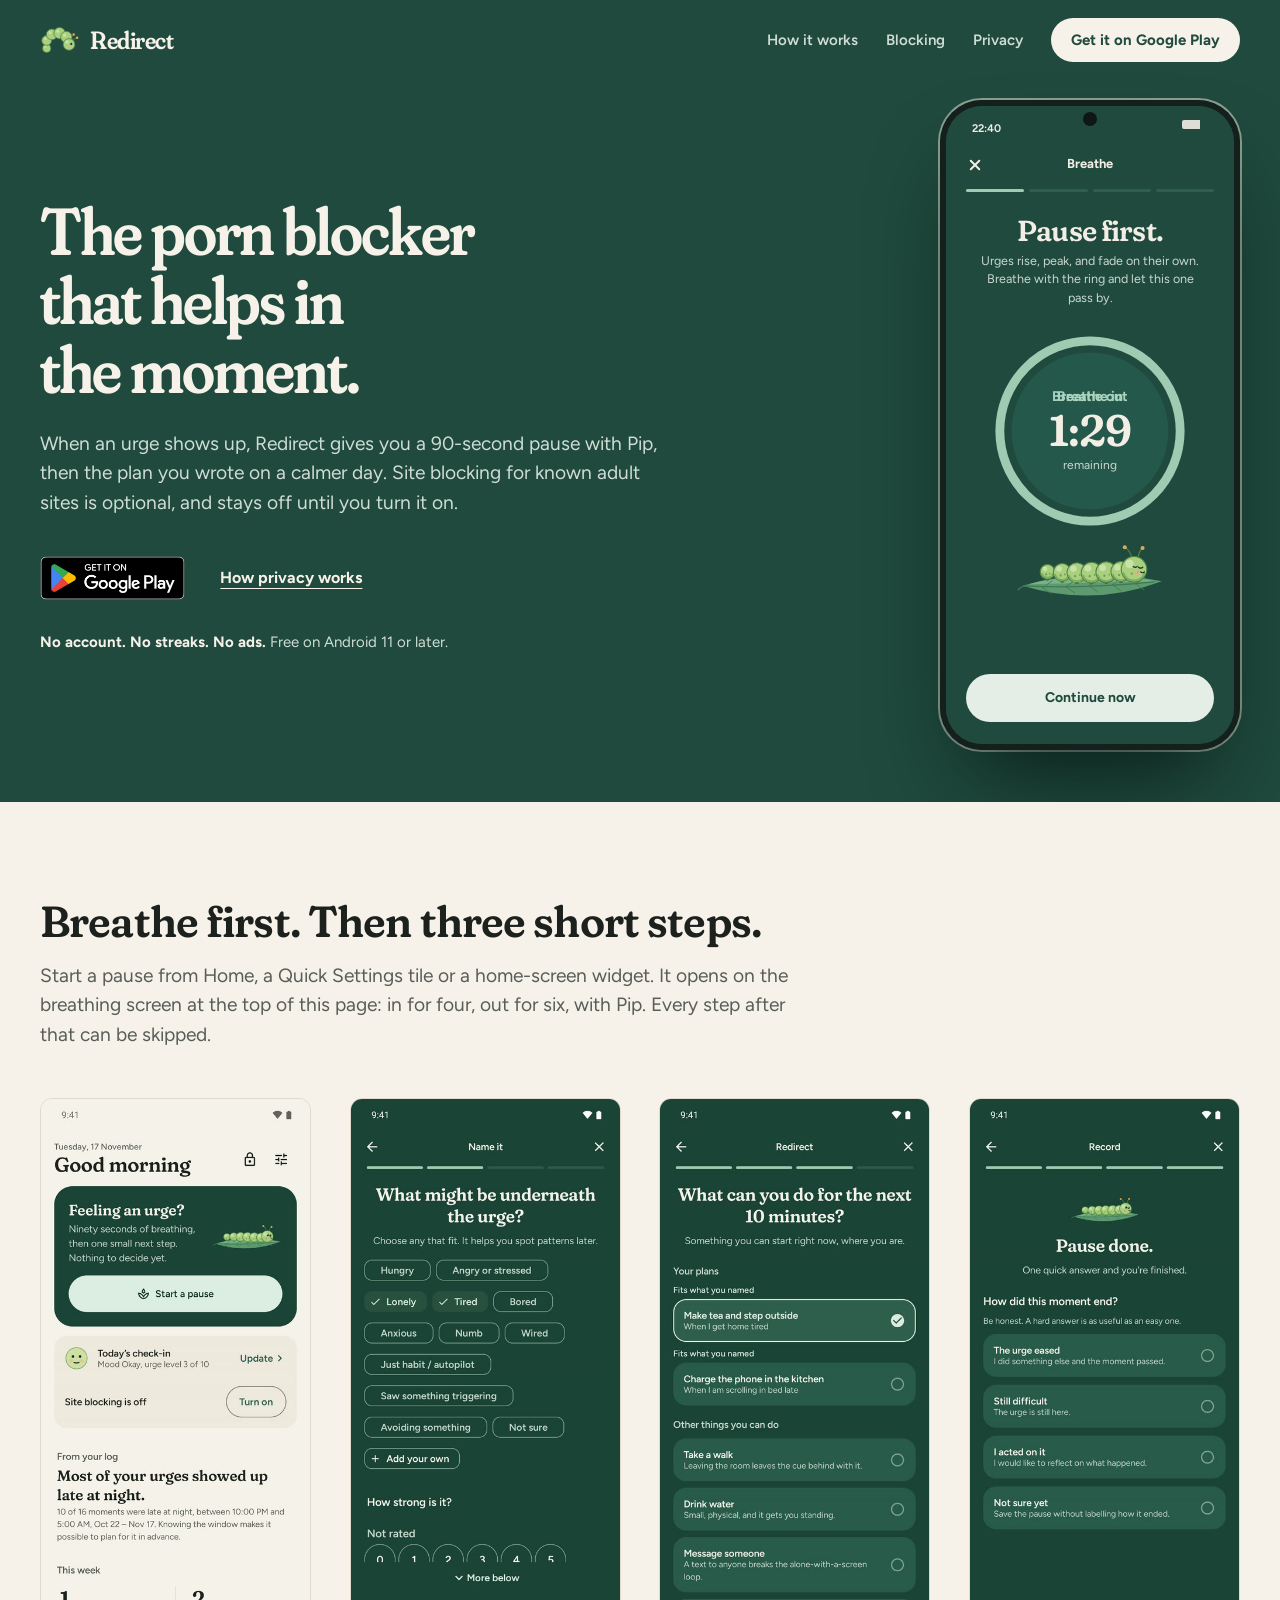
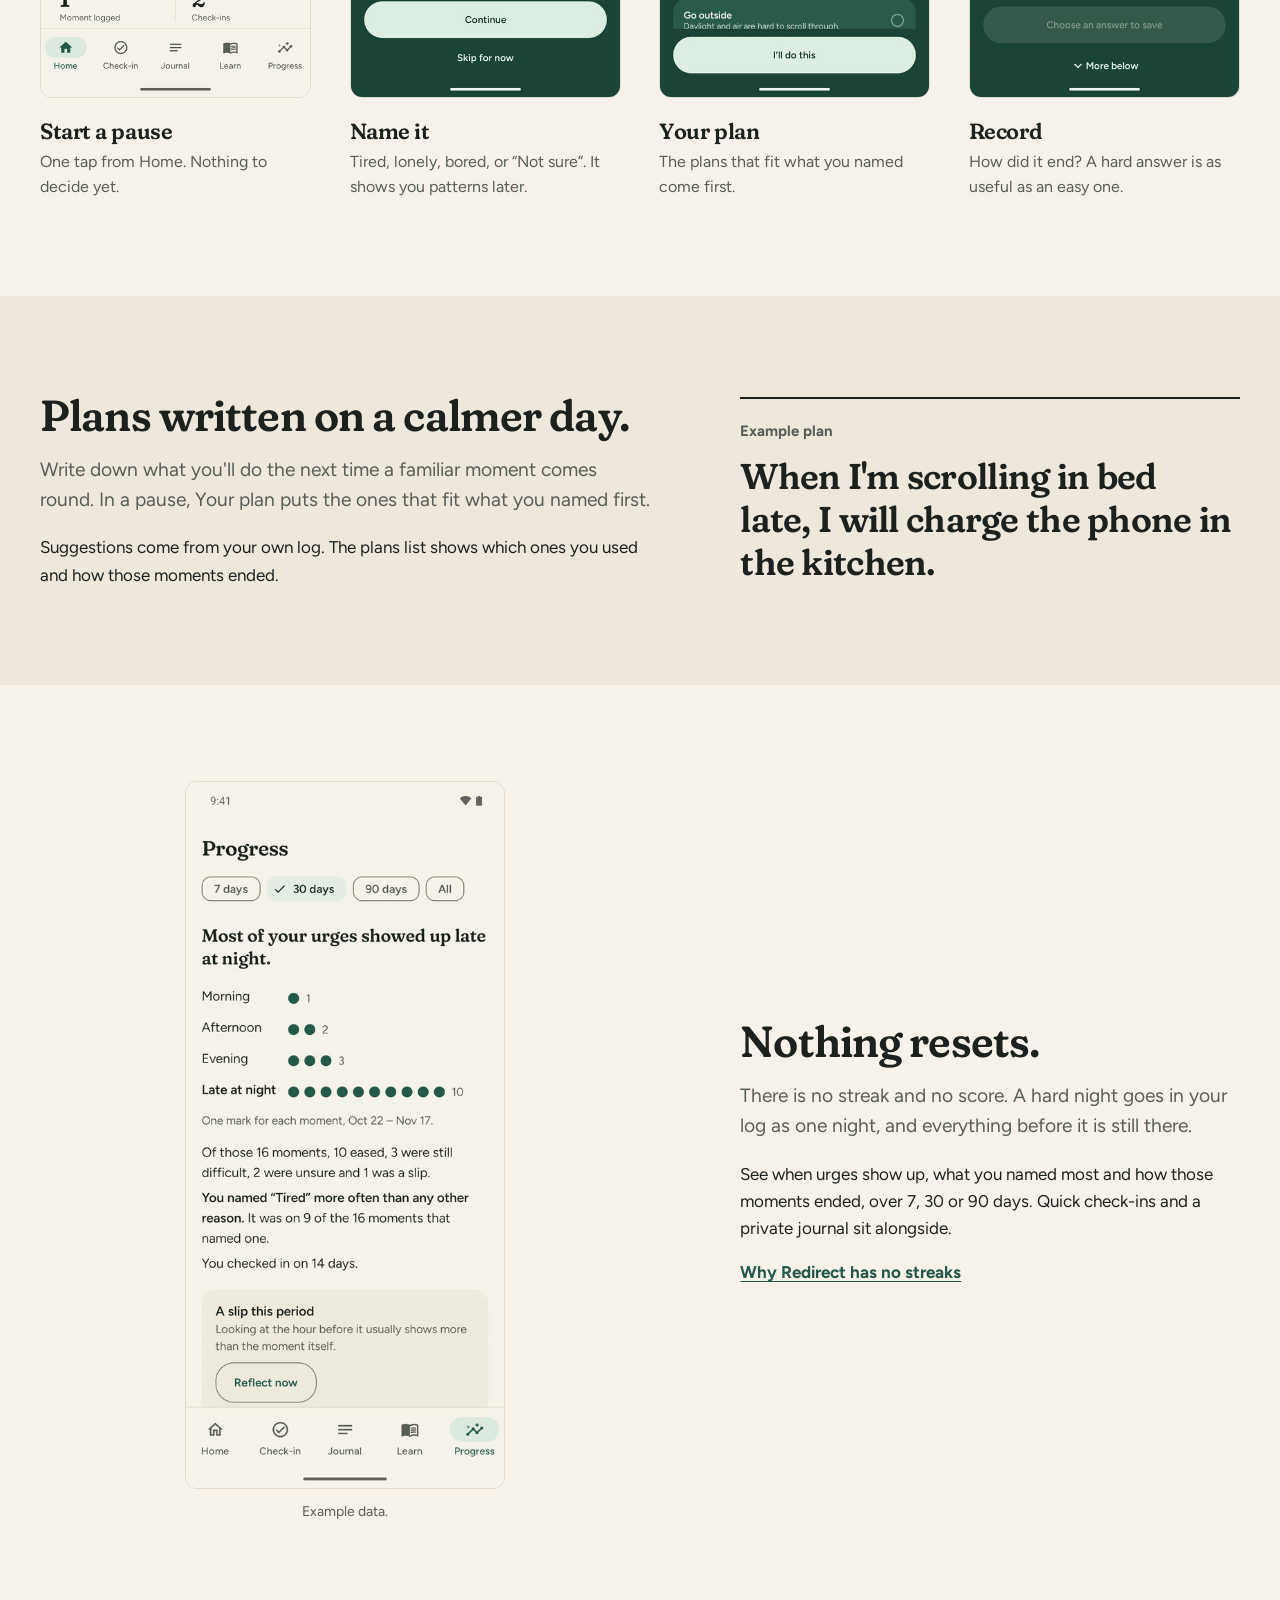
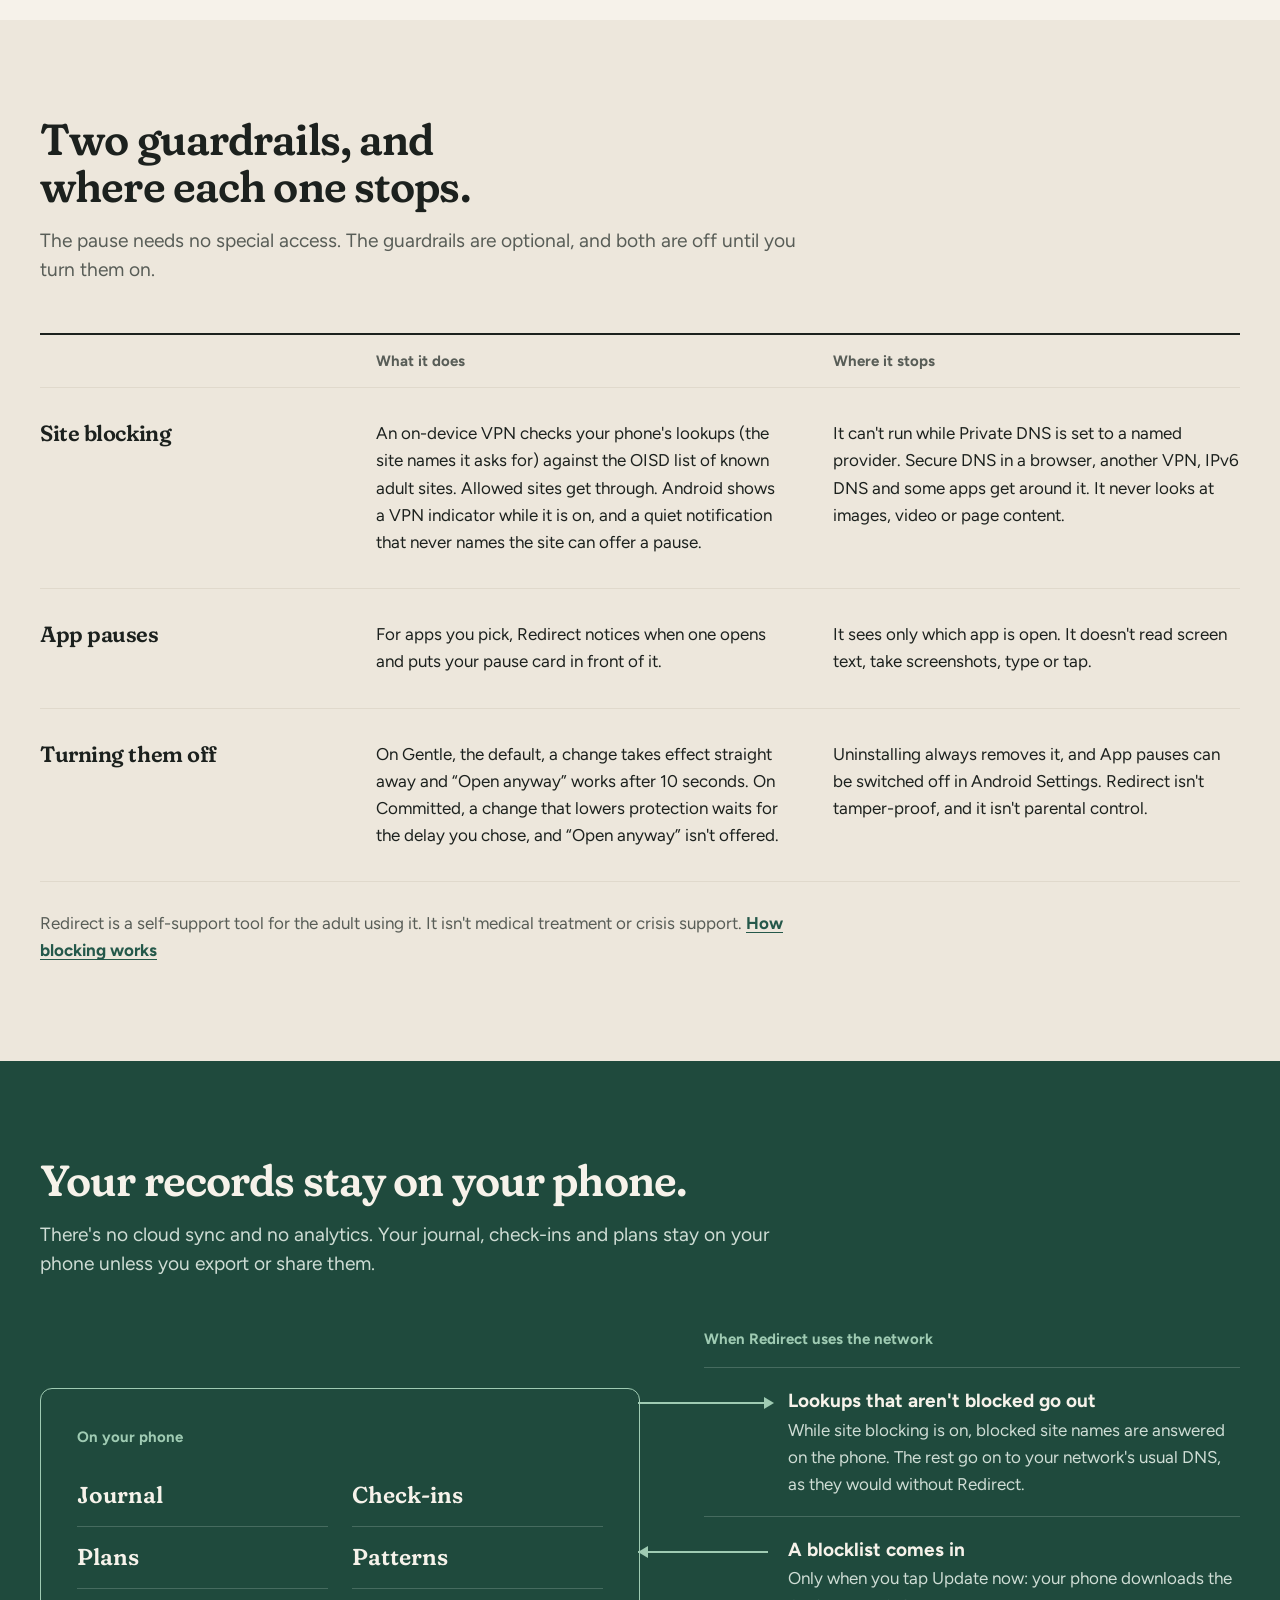
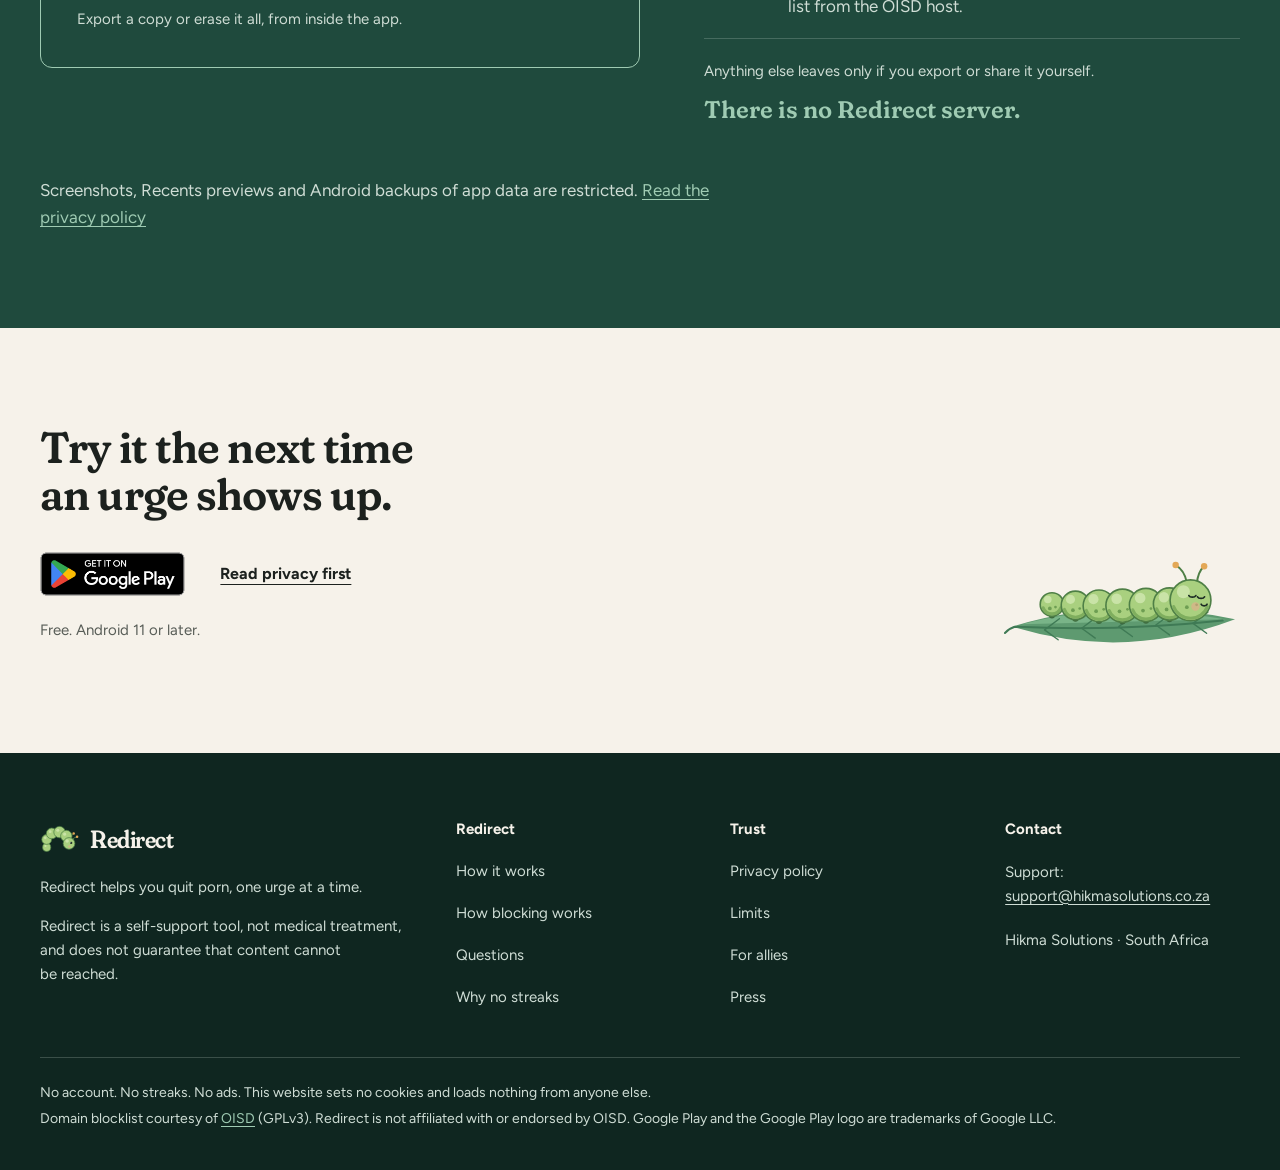
<file: index.html>
<!doctype html>
<html lang="en">
<head>
  <meta charset="utf-8">
  <meta name="viewport" content="width=device-width, initial-scale=1">
  <title>Redirect: the porn blocker that helps in the moment</title>
  <meta name="description" content="Redirect helps you quit porn, one urge at a time. It blocks known adult sites on your Android phone, and gives you a 90-second pause when an urge shows up anyway. No account. No streaks. No ads.">
  <meta name="theme-color" content="#1F4A3D" media="(prefers-color-scheme: light)">
  <meta name="theme-color" content="#1F4A3D" media="(prefers-color-scheme: dark)">
  <meta name="color-scheme" content="light dark">
  <link rel="canonical" href="https://redirect.hikmasolutions.co.za/">
  <link rel="icon" href="favicon.svg" type="image/svg+xml">
  <link rel="icon" href="favicon-32.png" sizes="32x32" type="image/png">
  <link rel="apple-touch-icon" href="apple-touch-icon.png">
  <meta property="og:type" content="website">
  <meta property="og:site_name" content="Redirect">
  <meta property="og:title" content="Redirect: the blocker that helps in the moment">
  <meta property="og:description" content="An Android app that blocks known adult sites on your phone, and gives you a 90-second pause when an urge shows up anyway. No account. No streaks. No ads.">
  <meta property="og:url" content="https://redirect.hikmasolutions.co.za/">
  <meta property="og:image" content="https://redirect.hikmasolutions.co.za/og.png">
  <meta property="og:image:width" content="1200">
  <meta property="og:image:height" content="630">
  <meta property="og:image:alt" content="The Redirect logo and name on a pine-green background, with the words: A calm pause, when it matters.">
  <meta name="twitter:card" content="summary_large_image">
  <meta name="twitter:title" content="Redirect: the blocker that helps in the moment">
  <meta name="twitter:description" content="An Android app that blocks known adult sites on your phone, and gives you a 90-second pause when an urge shows up anyway. No account. No streaks. No ads.">
  <meta name="twitter:image" content="https://redirect.hikmasolutions.co.za/og.png">
  <link rel="stylesheet" href="site.css">
  <script src="site.js"></script>
  <script type="application/ld+json">
  {
    "@context": "https://schema.org",
    "@type": "SoftwareApplication",
    "name": "Redirect",
    "url": "https://redirect.hikmasolutions.co.za/",
    "downloadUrl": "https://play.google.com/store/apps/details?id=com.redirect.app",
    "installUrl": "https://play.google.com/store/apps/details?id=com.redirect.app",
    "image": "https://redirect.hikmasolutions.co.za/og.png",
    "description": "A private porn blocker for Android that also helps in the moment: optional on-device blocking of known adult sites, a 90-second guided pause, and your own plans. No account, and Redirect never sends your records anywhere unless you export or share them.",
    "applicationCategory": "LifestyleApplication",
    "operatingSystem": "Android 11 or later",
    "isAccessibleForFree": true,
    "offers": { "@type": "Offer", "price": "0", "priceCurrency": "USD" },
    "publisher": { "@type": "Organization", "name": "Hikma Solutions", "url": "https://redirect.hikmasolutions.co.za/" }
  }
  </script>
</head>
<body>
  <a class="skip-link" href="#main">Skip to main content</a>
  <div class="top hero" id="top">
    <header class="site-header">
      <div class="shell">
        <a class="brand" href="#top"><svg class="pip-mark" viewBox="18 24 72 54" aria-hidden="true" focusable="false"><g transform="translate(-4.5,-6) translate(54,54) scale(1.22) translate(-54,-54)"><g class="pm-body"><path fill="none" stroke="#4E7F46" stroke-width="1.4" stroke-linecap="round" d="M72.5,55.2 Q74,51 77.5,48.6 M76,56.6 Q79,54 82.4,53.4"/><path fill="#E3A857" d="M76,48.3a1.9,1.9 0 1,0 3.8,0a1.9,1.9 0 1,0 -3.8,0ZM81,53.2a1.9,1.9 0 1,0 3.8,0a1.9,1.9 0 1,0 -3.8,0Z"/><g fill="#A9D07F" stroke="#4E7F46" stroke-width="1.1"><circle cx="38.03" cy="68.81" r="6"/><circle cx="38.03" cy="57.19" r="7.2"/><circle cx="45.5" cy="48.28" r="7.92"/><circle cx="56.95" cy="46.26" r="8.4"/><circle cx="67.02" cy="52.07" r="8.4"/><circle cx="71" cy="63" r="8.6"/></g><g fill="#E4F2C8" fill-opacity=".55"><circle cx="36.28" cy="66.81" r="1.6"/><circle cx="35.93" cy="54.79" r="1.92"/><circle cx="43.19" cy="45.64" r="2.11"/><circle cx="54.5" cy="43.46" r="2.24"/><circle cx="64.57" cy="49.27" r="2.24"/><circle cx="68.2" cy="59.4" r="2.6"/></g><circle cx="71.6" cy="67.4" r="1.9" fill="#F2A58E" fill-opacity=".53"/><circle cx="74.2" cy="62.2" r="1.7" fill="#1C2B24"/><circle cx="73.6" cy="61.5" r=".55" fill="#fff"/></g></g></svg><span>Redirect</span></a>
        <nav class="nav" aria-label="Main">
          <a class="nav-text" href="#pause">How it works</a>
          <a class="nav-text" href="how-blocking-works.html">Blocking</a>
          <a class="nav-text" href="privacy.html">Privacy</a>
          <a class="nav-cta" href="https://play.google.com/store/apps/details?id=com.redirect.app" rel="noopener" data-play-link><span data-play-label>Get it on Google Play</span></a>
          <details class="menu">
            <summary>Menu</summary>
            <div class="menu-panel">
              <a href="#pause">How it works</a>
              <a href="how-blocking-works.html">How blocking works</a>
              <a href="privacy.html">Privacy</a>
              <a href="faq.html">Questions</a>
              <a href="for-allies.html">For allies</a>
              <a href="why-no-streaks.html">Why no streaks</a>
              <a href="press.html">Press</a>
              <a class="menu-cta" href="https://play.google.com/store/apps/details?id=com.redirect.app" rel="noopener" data-play-link><span data-play-label>Get it on Google Play</span></a>
            </div>
          </details>
        </nav>
      </div>
    </header>
    <div class="shell hero-grid">
      <div class="hero-copy">
        <h1>The porn blocker that helps in the moment.</h1>
        <p class="lede">When an urge shows up, Redirect gives you a 90-second pause with Pip, then the plan you wrote on a calmer day. Site blocking for known adult sites is optional, and stays off until you turn it on.</p>
        <div class="actions">
          <a class="play-badge" href="https://play.google.com/store/apps/details?id=com.redirect.app" rel="noopener" data-play-link data-play-state="live"><img src="img/google-play-badge.png" width="646" height="250" alt="Get it on Google Play"></a>
          <a class="btn btn-primary" href="https://play.google.com/store/apps/details?id=com.redirect.app" rel="noopener" data-play-link data-play-state="soon preregister" hidden><span data-play-label>Get it on Google Play</span></a>
          <a class="btn btn-quiet" href="#privacy">How privacy works</a>
        </div>
        <p class="hero-note"><strong>No account. No streaks. No ads.</strong> Free on Android 11 or later.</p>
      </div>

      <div class="phone-wrap">
        <div class="device" role="img" aria-label="The Redirect Breathe screen. Pause first: a ring breathes in for four seconds and out for six while ninety seconds count down, and Pip, the caterpillar, rises and settles with it.">
          <div class="bs" aria-hidden="true">
            <div class="bs-status"><span>22:40</span><i></i></div>
            <div class="bs-top">Breathe</div>
            <div class="bs-bars"><span></span><span></span><span></span><span></span></div>
            <p class="bs-title">Pause first.</p>
            <p class="bs-sub">Urges rise, peak, and fade on their own. Breathe with the ring and let this one pass by.</p>
            <div class="ring">
              <svg viewBox="0 0 200 200" focusable="false">
                <g class="ring-breath">
                  <circle cx="100" cy="100" r="92" fill="none" stroke="#2D5E4F" stroke-width="9"/>
                  <circle class="ring-progress" cx="100" cy="100" r="92" fill="none" stroke="#9FCBB3" stroke-width="9" stroke-linecap="round" stroke-dasharray="578 578" transform="rotate(-90 100 100)"/>
                </g>
                <circle class="ring-disc" cx="100" cy="100" r="80" fill="#24584A"/>
              </svg>
              <div class="ring-label">
                <div class="ring-cue"><span class="cue-in">Breathe in</span><span class="cue-out">Breathe out</span></div>
                <div class="ring-time" data-breath-timer>0:37</div>
                <div class="ring-rem">remaining</div>
              </div>
            </div>
            <svg class="bs-pip" viewBox="4 34 194 82" focusable="false"><g class="pip-leaf"><path d="M14 92Q96 66 194 86Q104 120 14 92Z" fill="#5E9A70"/><path d="M22 90Q96 70 186 86Q100 88 22 90Z" fill="#79B488"/><path d="M8 97Q12 93 16 92Q100 96 184 87" fill="none" stroke="#3F7A55" stroke-width="1.6" stroke-linecap="round"/><path d="M40 94.5l12 -9M40 94.5l11 8" stroke="#3F7A55" stroke-width="1.1" stroke-linecap="round"/><path d="M70 93.2l12 -9M70 93.2l11 8" stroke="#3F7A55" stroke-width="1.1" stroke-linecap="round"/><path d="M100 91.9l12 -9M100 91.9l11 8" stroke="#3F7A55" stroke-width="1.1" stroke-linecap="round"/><path d="M130 90.6l12 -9M130 90.6l11 8" stroke="#3F7A55" stroke-width="1.1" stroke-linecap="round"/><path d="M160 89.3l12 -9M160 89.3l11 8" stroke="#3F7A55" stroke-width="1.1" stroke-linecap="round"/></g><g class="pip-body"><g class="pip-seg"><ellipse cx="46" cy="83.3" rx="2.4" ry="2" fill="#3E6B3F"/><circle cx="46" cy="74" r="9.5" fill="#A9D07F"/><path d="M53.05 76.57A7.5 7.5 0 0 1 38.95 76.57" fill="none" stroke="#7FAE5E" stroke-width="2.4" stroke-linecap="round"/><circle cx="42.67" cy="70.01" r="3.04" fill="#E4F2C8" fill-opacity=".55"/><circle cx="44.29" cy="77.23" r="1.5" fill="#6E9E53"/><circle cx="48.85" cy="76.09" r="1.1" fill="#6E9E53"/><circle cx="46" cy="74" r="9.5" fill="none" stroke="#4E7F46" stroke-width="1.3"/></g><g class="pip-seg"><ellipse cx="65" cy="86.01" rx="2.4" ry="2" fill="#3E6B3F"/><circle cx="65" cy="74.71" r="11.5" fill="#A9D07F"/><path d="M73.93 77.96A9.5 9.5 0 0 1 56.07 77.96" fill="none" stroke="#7FAE5E" stroke-width="2.4" stroke-linecap="round"/><circle cx="60.98" cy="69.88" r="3.68" fill="#E4F2C8" fill-opacity=".55"/><circle cx="62.93" cy="78.62" r="1.5" fill="#6E9E53"/><circle cx="68.45" cy="77.24" r="1.1" fill="#6E9E53"/><circle cx="65" cy="74.71" r="11.5" fill="none" stroke="#4E7F46" stroke-width="1.3"/></g><g class="pip-seg"><ellipse cx="84" cy="87.68" rx="2.4" ry="2" fill="#3E6B3F"/><circle cx="84" cy="75.08" r="12.8" fill="#A9D07F"/><path d="M94.15 78.78A10.8 10.8 0 0 1 73.85 78.78" fill="none" stroke="#7FAE5E" stroke-width="2.4" stroke-linecap="round"/><circle cx="79.52" cy="69.71" r="4.1" fill="#E4F2C8" fill-opacity=".55"/><circle cx="81.7" cy="79.44" r="1.5" fill="#6E9E53"/><circle cx="87.84" cy="77.9" r="1.1" fill="#6E9E53"/><circle cx="84" cy="75.08" r="12.8" fill="none" stroke="#4E7F46" stroke-width="1.3"/></g><g class="pip-seg"><ellipse cx="103" cy="88.15" rx="2.4" ry="2" fill="#3E6B3F"/><circle cx="103" cy="74.95" r="13.4" fill="#A9D07F"/><path d="M113.71 78.85A11.4 11.4 0 0 1 92.29 78.85" fill="none" stroke="#7FAE5E" stroke-width="2.4" stroke-linecap="round"/><circle cx="98.31" cy="69.32" r="4.29" fill="#E4F2C8" fill-opacity=".55"/><circle cx="100.59" cy="79.51" r="1.5" fill="#6E9E53"/><circle cx="107.02" cy="77.9" r="1.1" fill="#6E9E53"/><circle cx="103" cy="74.95" r="13.4" fill="none" stroke="#4E7F46" stroke-width="1.3"/></g><g class="pip-seg"><ellipse cx="122" cy="87.57" rx="2.4" ry="2" fill="#3E6B3F"/><circle cx="122" cy="74.37" r="13.4" fill="#A9D07F"/><path d="M132.71 78.27A11.4 11.4 0 0 1 111.29 78.27" fill="none" stroke="#7FAE5E" stroke-width="2.4" stroke-linecap="round"/><circle cx="117.31" cy="68.74" r="4.29" fill="#E4F2C8" fill-opacity=".55"/><circle cx="119.59" cy="78.92" r="1.5" fill="#6E9E53"/><circle cx="126.02" cy="77.32" r="1.1" fill="#6E9E53"/><circle cx="122" cy="74.37" r="13.4" fill="none" stroke="#4E7F46" stroke-width="1.3"/></g><g class="pip-seg"><ellipse cx="141" cy="86.41" rx="2.4" ry="2" fill="#3E6B3F"/><circle cx="141" cy="73.61" r="13" fill="#A9D07F"/><path d="M151.34 77.38A11 11 0 0 1 130.66 77.38" fill="none" stroke="#7FAE5E" stroke-width="2.4" stroke-linecap="round"/><circle cx="136.45" cy="68.15" r="4.16" fill="#E4F2C8" fill-opacity=".55"/><circle cx="138.66" cy="78.03" r="1.5" fill="#6E9E53"/><circle cx="144.9" cy="76.47" r="1.1" fill="#6E9E53"/><circle cx="141" cy="73.61" r="13" fill="none" stroke="#4E7F46" stroke-width="1.3"/></g><g class="pip-head"><path d="M155 56.11Q153.2 46.31 146 42.11" fill="none" stroke="#4E7F46" stroke-width="1.6" stroke-linecap="round"/><circle cx="146" cy="42.11" r="2.6" fill="#E3A857"/><path d="M163 57.11Q164.2 47.31 169 43.11" fill="none" stroke="#4E7F46" stroke-width="1.6" stroke-linecap="round"/><circle cx="169" cy="43.11" r="2.6" fill="#E3A857"/><g class="pip-seg pip-headball"><circle cx="158" cy="70.61" r="16.5" fill="#A9D07F"/><path d="M171.63 75.57A14.5 14.5 0 0 1 144.37 75.57" fill="none" stroke="#7FAE5E" stroke-width="2.4" stroke-linecap="round"/><circle cx="152.22" cy="63.68" r="5.28" fill="#E4F2C8" fill-opacity=".55"/><circle cx="155.03" cy="76.22" r="1.5" fill="#6E9E53"/><circle cx="162.95" cy="74.24" r="1.1" fill="#6E9E53"/><circle cx="158" cy="70.61" r="16.5" fill="none" stroke="#4E7F46" stroke-width="1.3"/></g><path d="M162.32 66.8A3 2 0 0 1 156.68 66.8" fill="none" stroke="#1C2B24" stroke-width="1.4" stroke-linecap="round"/><path d="M169.32 67.8A3 2 0 0 1 163.68 67.8" fill="none" stroke="#1C2B24" stroke-width="1.4" stroke-linecap="round"/><circle cx="162" cy="75.61" r="3.4" fill="#F2A58E" fill-opacity=".53"/><path d="M171.41 73.82A2.5 1.75 0 0 1 166.59 73.82" fill="none" stroke="#1C2B24" stroke-width="1.4" stroke-linecap="round"/></g></g></svg>
            <div class="bs-btn">Continue now</div>
          </div>
        </div>
      </div>
    </div>
  </div>

  <main id="main">
    <section class="section pause" id="pause" aria-labelledby="pause-title">
      <div class="shell">
        <div class="section-head">
          <h2 id="pause-title">Breathe first. Then three short steps.</h2>
          <p class="lead">Start a pause from Home, a Quick Settings tile or a home-screen widget. It opens on the breathing screen at the top of this page: in for four, out for six, with Pip. Every step after that can be skipped.</p>
        </div>
        <ol class="filmstrip" tabindex="0" aria-label="Starting a pause, and the three steps after breathing">
          <li>
            <figure class="phone"><img src="img/screen-home.jpg" width="460" height="1022" loading="lazy" decoding="async" alt="Redirect's Home screen: Feeling an urge? Ninety seconds of breathing, then one small next step. Nothing to decide yet. A Start a pause button."></figure>
            <h3>Start a pause</h3>
            <p>One tap from Home. Nothing to decide yet.</p>
          </li>
          <li>
            <figure class="phone"><img src="img/screen-name-it.jpg" width="460" height="1022" loading="lazy" decoding="async" alt="Name it: What might be underneath the urge? Choices such as Hungry, Angry or stressed, Lonely, Tired, Bored, Anxious, and Not sure, with a strength scale below."></figure>
            <h3>Name it</h3>
            <p>Tired, lonely, bored, or &ldquo;Not sure&rdquo;. It shows you patterns later.</p>
          </li>
          <li>
            <figure class="phone"><img src="img/screen-redirect.jpg" width="460" height="1022" loading="lazy" decoding="async" alt="Your plan: your own if-then plans come first, with the one that fits what you named selected."></figure>
            <h3>Your plan</h3>
            <p>The plans that fit what you named come first.</p>
          </li>
          <li>
            <figure class="phone"><img src="img/screen-record.jpg" width="460" height="1022" loading="lazy" decoding="async" alt="Record: Pause done. How did this moment end? The urge eased, Still difficult, I acted on it, or Not sure yet."></figure>
            <h3>Record</h3>
            <p>How did it end? A hard answer is as useful as an easy one.</p>
          </li>
        </ol>
      </div>
    </section>

    <section class="section plans" id="plans" aria-labelledby="plans-title">
      <div class="shell split">
        <div class="split-text">
          <h2 id="plans-title">Plans written on a calmer day.</h2>
          <p class="lead">Write down what you'll do the next time a familiar moment comes round. In a pause, Your plan puts the ones that fit what you named first.</p>
          <p>Suggestions come from your own log. The plans list shows which ones you used and how those moments ended.</p>
        </div>
        <figure class="plan-example">
          <figcaption>Example plan</figcaption>
          <blockquote><p>When I'm scrolling in bed late, I will charge the phone in the kitchen.</p></blockquote>
        </figure>
      </div>
    </section>

    <section class="section progress" id="progress" aria-labelledby="progress-title">
      <div class="shell split reverse">
        <div class="split-text">
          <h2 id="progress-title">Nothing resets.</h2>
          <p class="lead">There is no streak and no score. A hard night goes in your log as one night, and everything before it is still there.</p>
          <p>See when urges show up, what you named most and how those moments ended, over 7, 30 or 90 days. Quick check-ins and a private journal sit alongside.</p>
          <p><a class="text-link" href="why-no-streaks.html">Why Redirect has no streaks</a></p>
        </div>
        <figure class="phone phone-lg">
          <img src="img/screen-progress.jpg" width="460" height="1022" loading="lazy" decoding="async" alt="Progress over 30 days: most urges showed up late at night. Of 16 moments, 10 eased, 3 were still difficult, 2 were unsure and 1 was a slip, and Tired was the reason named most. Example data.">
          <figcaption>Example data.</figcaption>
        </figure>
      </div>
    </section>

    <section class="section guard" id="guardrails" aria-labelledby="guard-title">
      <div class="shell">
        <div class="section-head">
          <h2 id="guard-title">Two guardrails, and where each one stops.</h2>
          <p class="lead">The pause needs no special access. The guardrails are optional, and both are off until you turn them on.</p>
        </div>
        <div class="ledger" role="list">
          <div class="ledger-head" aria-hidden="true"><span></span><span>What it does</span><span>Where it stops</span></div>
          <article class="ledger-row" role="listitem">
            <h3>Site blocking</h3>
            <div class="does"><span class="ledger-label">What it does</span><p>An on-device VPN checks your phone's lookups (the site names it asks for) against the OISD list of known adult sites. Allowed sites get through. Android shows a VPN indicator while it is on, and a quiet notification that never names the site can offer a pause.</p></div>
            <div class="stops"><span class="ledger-label">Where it stops</span><p>It can't run while Private DNS is set to a named provider. Secure DNS in a browser, another VPN, IPv6 DNS and some apps get around it. It never looks at images, video or page content.</p></div>
          </article>
          <article class="ledger-row" role="listitem">
            <h3>App pauses</h3>
            <div class="does"><span class="ledger-label">What it does</span><p>For apps you pick, Redirect notices when one opens and puts your pause card in front of it.</p></div>
            <div class="stops"><span class="ledger-label">Where it stops</span><p>It sees only which app is open. It doesn't read screen text, take screenshots, type or tap.</p></div>
          </article>
          <article class="ledger-row" role="listitem">
            <h3>Turning them off</h3>
            <div class="does"><span class="ledger-label">What it does</span><p>On Gentle, the default, a change takes effect straight away and &ldquo;Open anyway&rdquo; works after 10 seconds. On Committed, a change that lowers protection waits for the delay you chose, and &ldquo;Open anyway&rdquo; isn't offered.</p></div>
            <div class="stops"><span class="ledger-label">Where it stops</span><p>Uninstalling always removes it, and App pauses can be switched off in Android Settings. Redirect isn't tamper-proof, and it isn't parental control.</p></div>
          </article>
        </div>
        <p class="guard-foot">Redirect is a self-support tool for the adult using it. It isn't medical treatment or crisis support. <a class="text-link" href="how-blocking-works.html">How blocking works</a></p>
      </div>
    </section>

    <section class="section on-pine privacy-band" id="privacy" aria-labelledby="privacy-title">
      <div class="shell">
        <div class="section-head">
          <h2 id="privacy-title">Your records stay on your phone.</h2>
          <p class="lead">There's no cloud sync and no analytics. Your journal, check-ins and plans stay on your phone unless you export or share them.</p>
        </div>

        <figure class="boundary">
          <div class="b-phone">
            <p class="b-title">On your phone</p>
            <ul class="b-tiles">
              <li>Journal</li><li>Check-ins</li><li>Plans</li><li>Patterns</li>
            </ul>
            <p class="b-note">Export a copy or erase it all, from inside the app.</p>
          </div>
          <div class="b-cross">
            <p class="b-title">When Redirect uses the network</p>
            <ol class="b-arrows">
              <li class="out"><strong>Lookups that aren't blocked go out</strong><span>While site blocking is on, blocked site names are answered on the phone. The rest go on to your network's usual DNS, as they would without Redirect.</span></li>
              <li class="in"><strong>A blocklist comes in</strong><span>Only when you tap Update now: your phone downloads the list from the OISD host.</span></li>
            </ol>
            <p class="b-else">Anything else leaves only if you export or share it yourself.</p>
            <p class="b-server">There is no Redirect server.</p>
          </div>
          <figcaption class="sr-only">On your phone: journal, check-ins, plans and patterns, which you can export or erase. Redirect uses the network in two ways: while site blocking is on, blocked site names are answered on the phone and the other lookups (the site names your phone asks for) go out to your network's usual DNS; and when you tap Update now, the blocklist is downloaded from the OISD host. Anything else leaves only if you export or share it yourself. There is no Redirect server.</figcaption>
        </figure>
        <p class="privacy-foot">Screenshots, Recents previews and Android backups of app data are restricted. <a href="privacy.html">Read the privacy policy</a></p>
      </div>
    </section>

    <section class="section cta-section" id="get-it" aria-labelledby="cta-title">
      <div class="shell cta-grid">
        <div class="cta-copy">
          <h2 id="cta-title">Try it the next time an urge shows up.</h2>
          <div data-play-state="soon" hidden>
            <p>Redirect is nearly ready, and it will be free on Google Play.</p>
            <div class="actions">
              <p class="soon-badge">Coming soon to Google Play</p>
              <a class="btn btn-quiet" data-waitlist-link hidden>Email me when it's out</a>
              <a class="btn btn-quiet" data-x-link hidden>Follow the build on X</a>
            </div>
            <p class="micro" data-waitlist-note hidden>Your email is used once, to tell you Redirect is out. No newsletter, and it is never sold or shared.</p>
          </div>
          <div data-play-state="preregister live">
            <div class="actions">
              <a class="play-badge" href="https://play.google.com/store/apps/details?id=com.redirect.app" rel="noopener" data-play-link data-play-state="live"><img src="img/google-play-badge.png" width="646" height="250" loading="lazy" alt="Get it on Google Play"></a>
              <a class="btn btn-primary" href="https://play.google.com/store/apps/details?id=com.redirect.app" rel="noopener" data-play-link data-play-state="preregister" hidden><span data-play-label>Get it on Google Play</span></a>
              <a class="btn btn-quiet" href="privacy.html">Read privacy first</a>
            </div>
            <p class="micro" data-play-state="preregister" hidden>Pre-register on Google Play and you'll be told when it's out (eligible phones can install it automatically). No email needed.</p>
          </div>
          <p class="micro">Free. Android 11 or later.</p>
        </div>
        <svg class="cta-pip" viewBox="4 34 194 82" aria-hidden="true" focusable="false"><g class="pip-leaf"><path d="M14 92Q96 66 194 86Q104 120 14 92Z" fill="#5E9A70"/><path d="M22 90Q96 70 186 86Q100 88 22 90Z" fill="#79B488"/><path d="M8 97Q12 93 16 92Q100 96 184 87" fill="none" stroke="#3F7A55" stroke-width="1.6" stroke-linecap="round"/><path d="M40 94.5l12 -9M40 94.5l11 8" stroke="#3F7A55" stroke-width="1.1" stroke-linecap="round"/><path d="M70 93.2l12 -9M70 93.2l11 8" stroke="#3F7A55" stroke-width="1.1" stroke-linecap="round"/><path d="M100 91.9l12 -9M100 91.9l11 8" stroke="#3F7A55" stroke-width="1.1" stroke-linecap="round"/><path d="M130 90.6l12 -9M130 90.6l11 8" stroke="#3F7A55" stroke-width="1.1" stroke-linecap="round"/><path d="M160 89.3l12 -9M160 89.3l11 8" stroke="#3F7A55" stroke-width="1.1" stroke-linecap="round"/></g><g class="pip-body"><g class="pip-seg"><ellipse cx="46" cy="83.3" rx="2.4" ry="2" fill="#3E6B3F"/><circle cx="46" cy="74" r="9.5" fill="#A9D07F"/><path d="M53.05 76.57A7.5 7.5 0 0 1 38.95 76.57" fill="none" stroke="#7FAE5E" stroke-width="2.4" stroke-linecap="round"/><circle cx="42.67" cy="70.01" r="3.04" fill="#E4F2C8" fill-opacity=".55"/><circle cx="44.29" cy="77.23" r="1.5" fill="#6E9E53"/><circle cx="48.85" cy="76.09" r="1.1" fill="#6E9E53"/><circle cx="46" cy="74" r="9.5" fill="none" stroke="#4E7F46" stroke-width="1.3"/></g><g class="pip-seg"><ellipse cx="65" cy="86.01" rx="2.4" ry="2" fill="#3E6B3F"/><circle cx="65" cy="74.71" r="11.5" fill="#A9D07F"/><path d="M73.93 77.96A9.5 9.5 0 0 1 56.07 77.96" fill="none" stroke="#7FAE5E" stroke-width="2.4" stroke-linecap="round"/><circle cx="60.98" cy="69.88" r="3.68" fill="#E4F2C8" fill-opacity=".55"/><circle cx="62.93" cy="78.62" r="1.5" fill="#6E9E53"/><circle cx="68.45" cy="77.24" r="1.1" fill="#6E9E53"/><circle cx="65" cy="74.71" r="11.5" fill="none" stroke="#4E7F46" stroke-width="1.3"/></g><g class="pip-seg"><ellipse cx="84" cy="87.68" rx="2.4" ry="2" fill="#3E6B3F"/><circle cx="84" cy="75.08" r="12.8" fill="#A9D07F"/><path d="M94.15 78.78A10.8 10.8 0 0 1 73.85 78.78" fill="none" stroke="#7FAE5E" stroke-width="2.4" stroke-linecap="round"/><circle cx="79.52" cy="69.71" r="4.1" fill="#E4F2C8" fill-opacity=".55"/><circle cx="81.7" cy="79.44" r="1.5" fill="#6E9E53"/><circle cx="87.84" cy="77.9" r="1.1" fill="#6E9E53"/><circle cx="84" cy="75.08" r="12.8" fill="none" stroke="#4E7F46" stroke-width="1.3"/></g><g class="pip-seg"><ellipse cx="103" cy="88.15" rx="2.4" ry="2" fill="#3E6B3F"/><circle cx="103" cy="74.95" r="13.4" fill="#A9D07F"/><path d="M113.71 78.85A11.4 11.4 0 0 1 92.29 78.85" fill="none" stroke="#7FAE5E" stroke-width="2.4" stroke-linecap="round"/><circle cx="98.31" cy="69.32" r="4.29" fill="#E4F2C8" fill-opacity=".55"/><circle cx="100.59" cy="79.51" r="1.5" fill="#6E9E53"/><circle cx="107.02" cy="77.9" r="1.1" fill="#6E9E53"/><circle cx="103" cy="74.95" r="13.4" fill="none" stroke="#4E7F46" stroke-width="1.3"/></g><g class="pip-seg"><ellipse cx="122" cy="87.57" rx="2.4" ry="2" fill="#3E6B3F"/><circle cx="122" cy="74.37" r="13.4" fill="#A9D07F"/><path d="M132.71 78.27A11.4 11.4 0 0 1 111.29 78.27" fill="none" stroke="#7FAE5E" stroke-width="2.4" stroke-linecap="round"/><circle cx="117.31" cy="68.74" r="4.29" fill="#E4F2C8" fill-opacity=".55"/><circle cx="119.59" cy="78.92" r="1.5" fill="#6E9E53"/><circle cx="126.02" cy="77.32" r="1.1" fill="#6E9E53"/><circle cx="122" cy="74.37" r="13.4" fill="none" stroke="#4E7F46" stroke-width="1.3"/></g><g class="pip-seg"><ellipse cx="141" cy="86.41" rx="2.4" ry="2" fill="#3E6B3F"/><circle cx="141" cy="73.61" r="13" fill="#A9D07F"/><path d="M151.34 77.38A11 11 0 0 1 130.66 77.38" fill="none" stroke="#7FAE5E" stroke-width="2.4" stroke-linecap="round"/><circle cx="136.45" cy="68.15" r="4.16" fill="#E4F2C8" fill-opacity=".55"/><circle cx="138.66" cy="78.03" r="1.5" fill="#6E9E53"/><circle cx="144.9" cy="76.47" r="1.1" fill="#6E9E53"/><circle cx="141" cy="73.61" r="13" fill="none" stroke="#4E7F46" stroke-width="1.3"/></g><g class="pip-head"><path d="M155 56.11Q153.2 46.31 146 42.11" fill="none" stroke="#4E7F46" stroke-width="1.6" stroke-linecap="round"/><circle cx="146" cy="42.11" r="2.6" fill="#E3A857"/><path d="M163 57.11Q164.2 47.31 169 43.11" fill="none" stroke="#4E7F46" stroke-width="1.6" stroke-linecap="round"/><circle cx="169" cy="43.11" r="2.6" fill="#E3A857"/><g class="pip-seg pip-headball"><circle cx="158" cy="70.61" r="16.5" fill="#A9D07F"/><path d="M171.63 75.57A14.5 14.5 0 0 1 144.37 75.57" fill="none" stroke="#7FAE5E" stroke-width="2.4" stroke-linecap="round"/><circle cx="152.22" cy="63.68" r="5.28" fill="#E4F2C8" fill-opacity=".55"/><circle cx="155.03" cy="76.22" r="1.5" fill="#6E9E53"/><circle cx="162.95" cy="74.24" r="1.1" fill="#6E9E53"/><circle cx="158" cy="70.61" r="16.5" fill="none" stroke="#4E7F46" stroke-width="1.3"/></g><path d="M162.32 66.8A3 2 0 0 1 156.68 66.8" fill="none" stroke="#1C2B24" stroke-width="1.4" stroke-linecap="round"/><path d="M169.32 67.8A3 2 0 0 1 163.68 67.8" fill="none" stroke="#1C2B24" stroke-width="1.4" stroke-linecap="round"/><circle cx="162" cy="75.61" r="3.4" fill="#F2A58E" fill-opacity=".53"/><path d="M171.41 73.82A2.5 1.75 0 0 1 166.59 73.82" fill="none" stroke="#1C2B24" stroke-width="1.4" stroke-linecap="round"/></g></g></svg>
      </div>
    </section>
  </main>

  <footer class="site-footer">
    <div class="shell">
      <div class="footer-grid">
        <div class="footer-about">
          <a class="brand" href="index.html"><svg class="pip-mark" viewBox="18 24 72 54" aria-hidden="true" focusable="false"><g transform="translate(-4.5,-6) translate(54,54) scale(1.22) translate(-54,-54)"><g class="pm-body"><path fill="none" stroke="#4E7F46" stroke-width="1.4" stroke-linecap="round" d="M72.5,55.2 Q74,51 77.5,48.6 M76,56.6 Q79,54 82.4,53.4"/><path fill="#E3A857" d="M76,48.3a1.9,1.9 0 1,0 3.8,0a1.9,1.9 0 1,0 -3.8,0ZM81,53.2a1.9,1.9 0 1,0 3.8,0a1.9,1.9 0 1,0 -3.8,0Z"/><g fill="#A9D07F" stroke="#4E7F46" stroke-width="1.1"><circle cx="38.03" cy="68.81" r="6"/><circle cx="38.03" cy="57.19" r="7.2"/><circle cx="45.5" cy="48.28" r="7.92"/><circle cx="56.95" cy="46.26" r="8.4"/><circle cx="67.02" cy="52.07" r="8.4"/><circle cx="71" cy="63" r="8.6"/></g><g fill="#E4F2C8" fill-opacity=".55"><circle cx="36.28" cy="66.81" r="1.6"/><circle cx="35.93" cy="54.79" r="1.92"/><circle cx="43.19" cy="45.64" r="2.11"/><circle cx="54.5" cy="43.46" r="2.24"/><circle cx="64.57" cy="49.27" r="2.24"/><circle cx="68.2" cy="59.4" r="2.6"/></g><circle cx="71.6" cy="67.4" r="1.9" fill="#F2A58E" fill-opacity=".53"/><circle cx="74.2" cy="62.2" r="1.7" fill="#1C2B24"/><circle cx="73.6" cy="61.5" r=".55" fill="#fff"/></g></g></svg><span>Redirect</span></a>
          <p>Redirect helps you quit porn, one urge at a time.</p>
          <p>Redirect is a self-support tool, not medical treatment, and does not guarantee that content cannot be reached.</p>
        </div>
        <nav class="footer-links" aria-label="Redirect">
          <h2>Redirect</h2>
          <a href="#pause">How it works</a>
          <a href="how-blocking-works.html">How blocking works</a>
          <a href="faq.html">Questions</a>
          <a href="why-no-streaks.html">Why no streaks</a>
        </nav>
        <nav class="footer-links" aria-label="Trust and press">
          <h2>Trust</h2>
          <a href="privacy.html">Privacy policy</a>
          <a href="#guardrails">Limits</a>
          <a href="for-allies.html">For allies</a>
          <a href="press.html">Press</a>
        </nav>
        <div class="footer-links footer-contact">
          <h2>Contact</h2>
          <span>Support: <a href="mailto:support@hikmasolutions.co.za">support@hikmasolutions.co.za</a></span>
          <span>Hikma Solutions &middot; South Africa</span>
        </div>
      </div>
      <div class="footer-bottom">
        <p>No account. No streaks. No ads. This website sets no cookies and loads nothing from anyone else.</p>
        <p>Domain blocklist courtesy of <a href="https://oisd.nl/">OISD</a> (GPLv3). Redirect is not affiliated with or endorsed by OISD. Google Play and the Google Play logo are trademarks of Google LLC.</p>
      </div>
    </div>
  </footer>
</body>
</html>
</file>
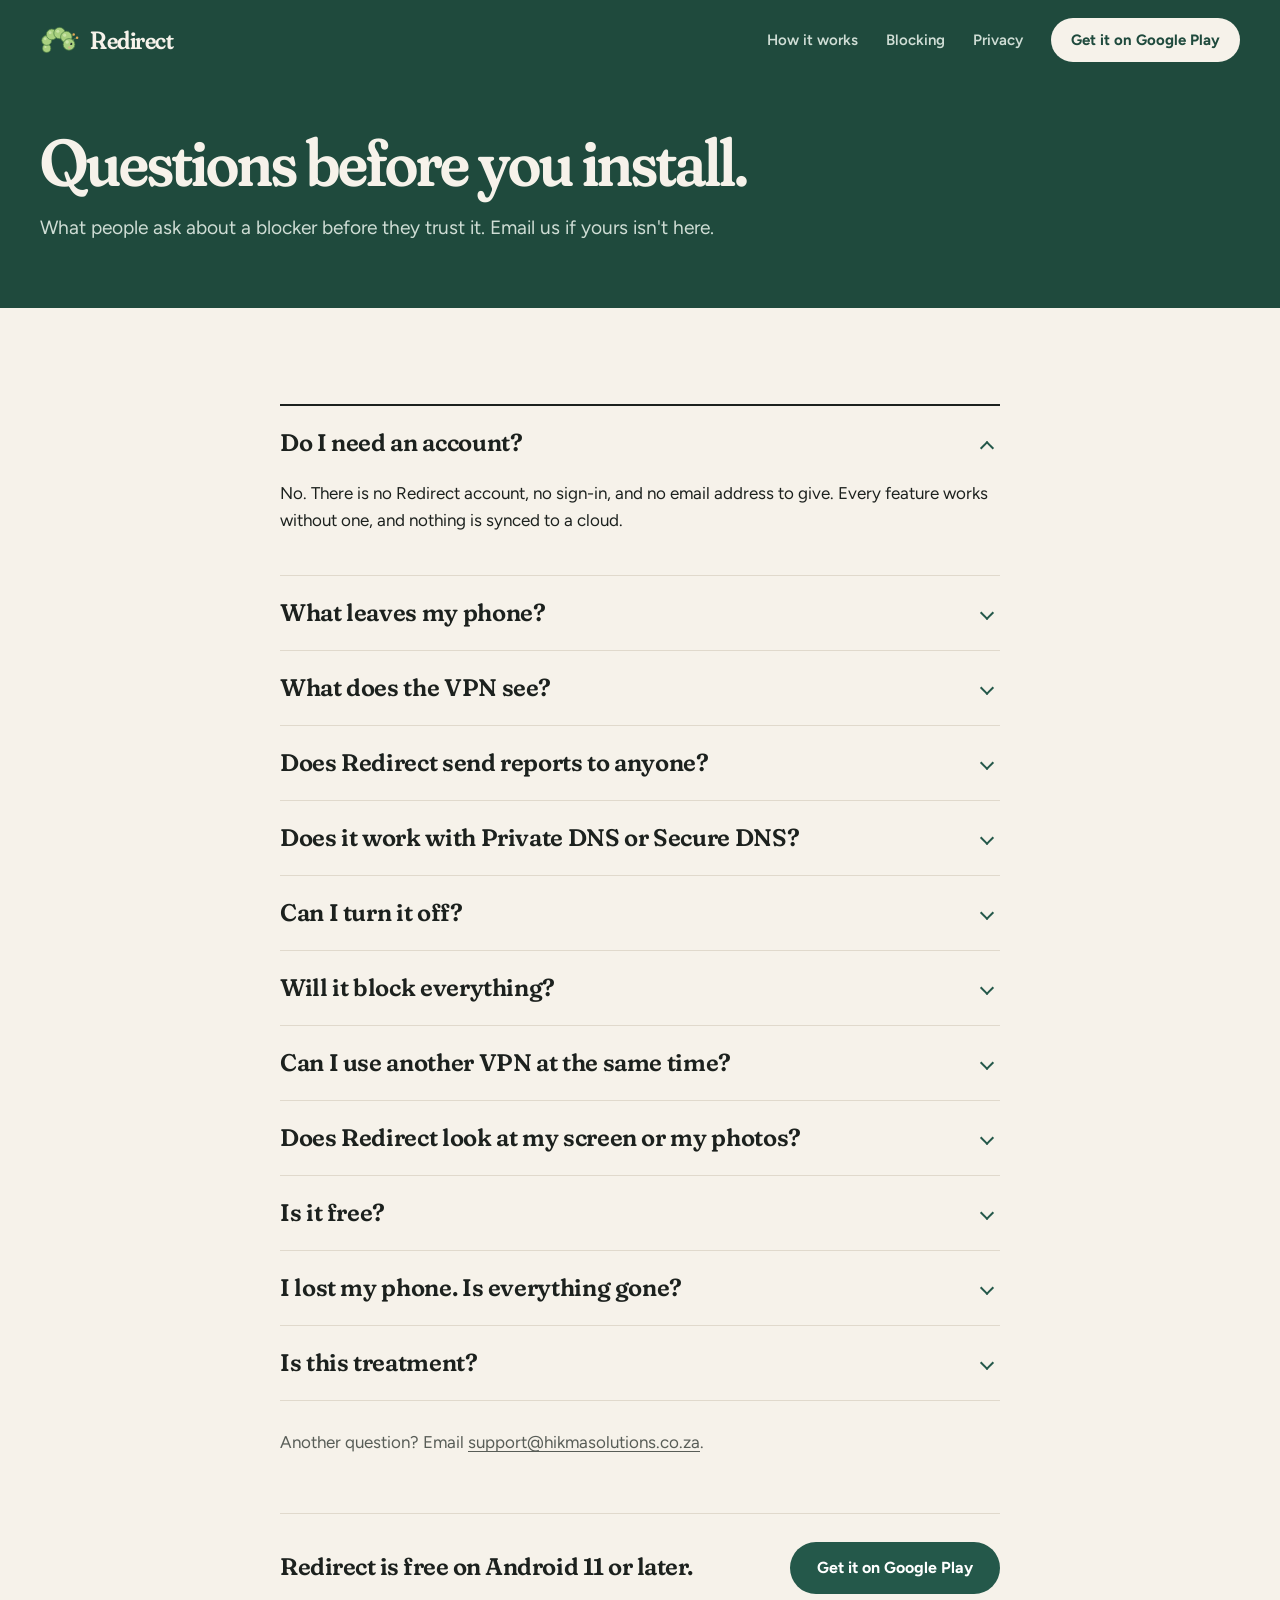
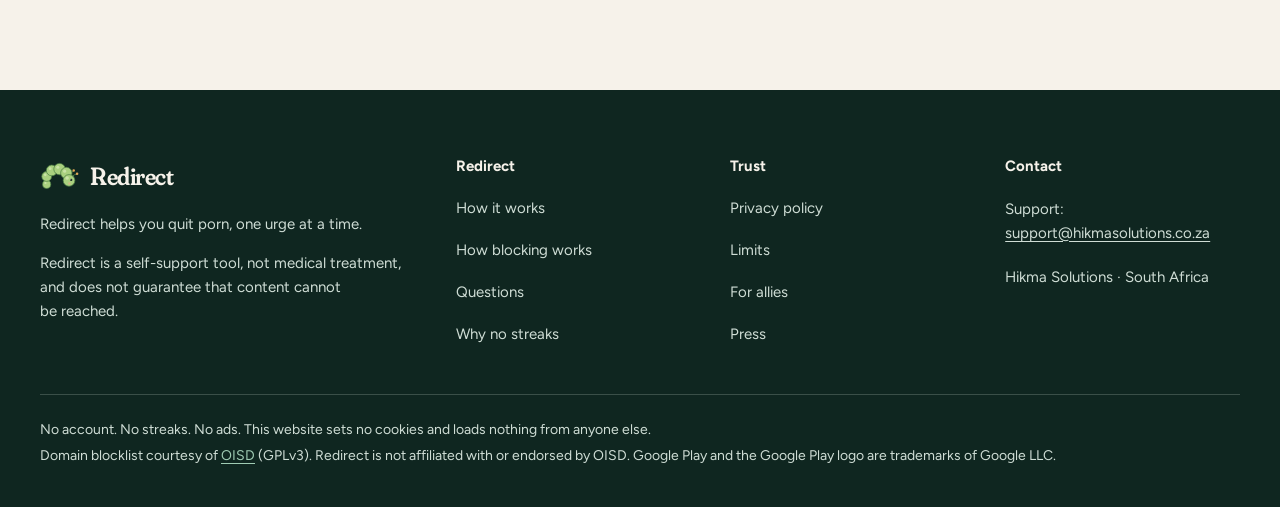
<file: faq.html>
<!doctype html>
<html lang="en">
<head>
  <meta charset="utf-8">
  <meta name="viewport" content="width=device-width, initial-scale=1">
  <title>Questions · Redirect</title>
  <meta name="description" content="Questions about Redirect: accounts, what leaves your phone, what the VPN sees, Private DNS, turning it off, what it costs, lost phones, and treatment.">
  <meta name="theme-color" content="#1F4A3D" media="(prefers-color-scheme: light)">
  <meta name="theme-color" content="#1F4A3D" media="(prefers-color-scheme: dark)">
  <meta name="color-scheme" content="light dark">
  <link rel="canonical" href="https://redirect.hikmasolutions.co.za/faq.html">
  <link rel="icon" href="favicon.svg" type="image/svg+xml">
  <link rel="icon" href="favicon-32.png" sizes="32x32" type="image/png">
  <link rel="apple-touch-icon" href="apple-touch-icon.png">
  <meta property="og:type" content="website">
  <meta property="og:site_name" content="Redirect">
  <meta property="og:title" content="Questions · Redirect">
  <meta property="og:description" content="Questions about Redirect: accounts, what leaves your phone, what the VPN sees, Private DNS, turning it off, what it costs, lost phones, and treatment.">
  <meta property="og:url" content="https://redirect.hikmasolutions.co.za/faq.html">
  <meta property="og:image" content="https://redirect.hikmasolutions.co.za/og.png">
  <meta property="og:image:width" content="1200">
  <meta property="og:image:height" content="630">
  <meta property="og:image:alt" content="The Redirect logo and name on a pine-green background, with the words: A calm pause, when it matters.">
  <meta name="twitter:card" content="summary_large_image">
  <meta name="twitter:title" content="Questions · Redirect">
  <meta name="twitter:description" content="Questions about Redirect: accounts, what leaves your phone, what the VPN sees, Private DNS, turning it off, what it costs, lost phones, and treatment.">
  <meta name="twitter:image" content="https://redirect.hikmasolutions.co.za/og.png">
  <link rel="stylesheet" href="site.css">
  <script src="site.js"></script>
  <script type="application/ld+json">
  {
    "@context": "https://schema.org",
    "@type": "FAQPage",
    "mainEntity": [
      { "@type": "Question", "name": "Do I need an account?", "acceptedAnswer": { "@type": "Answer", "text": "No. There is no Redirect account, no sign-in, and no email address to give. Every feature works without one, and nothing is synced to a cloud." } },
      { "@type": "Question", "name": "What leaves my phone?", "acceptedAnswer": { "@type": "Answer", "text": "Your journal, check-ins and plans stay on your phone unless you export or share them. Redirect has no analytics, no ads, no crash-reporting service and no server of its own. Information can leave the phone in three ways: lookups that aren't blocked go to Android's own resolver while site blocking is on, a blocklist update you request downloads from the OISD host, and files you export or share yourself." } },
      { "@type": "Question", "name": "What does the VPN see?", "acceptedAnswer": { "@type": "Answer", "text": "The VPN runs on your phone and only looks at lookups: the names of sites your phone is trying to reach. It compares each name with the blocklist on the phone. It does not carry or read page content, images, or video, and it sends nothing to Redirect." } },
      { "@type": "Question", "name": "Does Redirect send reports to anyone?", "acceptedAnswer": { "@type": "Answer", "text": "No. There is no partner dashboard, no automatic report and no login for anyone else. Nobody is told when you change a setting or remove the app. You choose whether to share a message, an export or a diagnostic report." } },
      { "@type": "Question", "name": "Does it work with Private DNS or Secure DNS?", "acceptedAnswer": { "@type": "Answer", "text": "Not with a named provider. While Android's Private DNS is set to a named provider, site blocking waits until Private DNS is set to Automatic or Off. A custom Secure DNS provider in a browser, apps with their own resolver, IPv6 DNS, DNS-over-TCP, and other VPNs bypass it too." } },
      { "@type": "Question", "name": "Can I turn it off?", "acceptedAnswer": { "@type": "Answer", "text": "Yes. Every guardrail is off until you turn it on. On the default level it turns off straight away; a stricter level waits for the delay you chose. Uninstalling always removes it." } },
      { "@type": "Question", "name": "Will it block everything?", "acceptedAnswer": { "@type": "Answer", "text": "No. It blocks known adult sites, using the community-maintained OISD list, while your phone's lookups go through it. New or unlisted sites, content inside other apps, and DNS bypasses can get through." } },
      { "@type": "Question", "name": "Can I use another VPN at the same time?", "acceptedAnswer": { "@type": "Answer", "text": "Not with site blocking on. Android allows one active VPN at a time, so site blocking and another VPN can't run together. The pause, your plans and App pauses don't use the VPN and keep working." } },
      { "@type": "Question", "name": "Does Redirect look at my screen or my photos?", "acceptedAnswer": { "@type": "Answer", "text": "It never looks at photos, images, or video, and it never takes screenshots. App pauses are optional, and see only which app is open. Redirect doesn't ask for camera, microphone, location, contacts, photos, or SMS access." } },
      { "@type": "Question", "name": "Is it free?", "acceptedAnswer": { "@type": "Answer", "text": "Yes. Redirect is free, with no ads and nothing to buy in the app." } },
      { "@type": "Question", "name": "I lost my phone. Is everything gone?", "acceptedAnswer": { "@type": "Answer", "text": "Redirect has no cloud backup, and Android's own app backup is switched off on purpose. If the phone is lost or wiped, Redirect can't recover your records. You can keep a readable export somewhere safe, but it can't be restored into the app." } },
      { "@type": "Question", "name": "Is this treatment?", "acceptedAnswer": { "@type": "Answer", "text": "No. Redirect is a self-support tool for the adult using it. It isn't medical treatment, therapy, or crisis support, and it can work alongside them." } }
    ]
  }
  </script>
</head>
<body>
  <a class="skip-link" href="#main">Skip to main content</a>
  <div class="top">
    <header class="site-header">
      <div class="shell">
        <a class="brand" href="index.html"><svg class="pip-mark" viewBox="18 24 72 54" aria-hidden="true" focusable="false"><g transform="translate(-4.5,-6) translate(54,54) scale(1.22) translate(-54,-54)"><g class="pm-body"><path fill="none" stroke="#4E7F46" stroke-width="1.4" stroke-linecap="round" d="M72.5,55.2 Q74,51 77.5,48.6 M76,56.6 Q79,54 82.4,53.4"/><path fill="#E3A857" d="M76,48.3a1.9,1.9 0 1,0 3.8,0a1.9,1.9 0 1,0 -3.8,0ZM81,53.2a1.9,1.9 0 1,0 3.8,0a1.9,1.9 0 1,0 -3.8,0Z"/><g fill="#A9D07F" stroke="#4E7F46" stroke-width="1.1"><circle cx="38.03" cy="68.81" r="6"/><circle cx="38.03" cy="57.19" r="7.2"/><circle cx="45.5" cy="48.28" r="7.92"/><circle cx="56.95" cy="46.26" r="8.4"/><circle cx="67.02" cy="52.07" r="8.4"/><circle cx="71" cy="63" r="8.6"/></g><g fill="#E4F2C8" fill-opacity=".55"><circle cx="36.28" cy="66.81" r="1.6"/><circle cx="35.93" cy="54.79" r="1.92"/><circle cx="43.19" cy="45.64" r="2.11"/><circle cx="54.5" cy="43.46" r="2.24"/><circle cx="64.57" cy="49.27" r="2.24"/><circle cx="68.2" cy="59.4" r="2.6"/></g><circle cx="71.6" cy="67.4" r="1.9" fill="#F2A58E" fill-opacity=".53"/><circle cx="74.2" cy="62.2" r="1.7" fill="#1C2B24"/><circle cx="73.6" cy="61.5" r=".55" fill="#fff"/></g></g></svg><span>Redirect</span></a>
        <nav class="nav" aria-label="Main">
          <a class="nav-text" href="index.html#pause">How it works</a>
          <a class="nav-text" href="how-blocking-works.html">Blocking</a>
          <a class="nav-text" href="privacy.html">Privacy</a>
          <a class="nav-cta" href="https://play.google.com/store/apps/details?id=com.redirect.app" rel="noopener" data-play-link><span data-play-label>Get it on Google Play</span></a>
          <details class="menu">
            <summary>Menu</summary>
            <div class="menu-panel">
              <a href="index.html#pause">How it works</a>
              <a href="how-blocking-works.html">How blocking works</a>
              <a href="privacy.html">Privacy</a>
              <a href="faq.html" aria-current="page">Questions</a>
              <a href="for-allies.html">For allies</a>
              <a href="why-no-streaks.html">Why no streaks</a>
              <a href="press.html">Press</a>
              <a class="menu-cta" href="https://play.google.com/store/apps/details?id=com.redirect.app" rel="noopener" data-play-link><span data-play-label>Get it on Google Play</span></a>
            </div>
          </details>
        </nav>
      </div>
    </header>
    <div class="shell page-hero">
      <h1>Questions before you install.</h1>
      <p class="lede">What people ask about a blocker before they trust it. Email us if yours isn't here.</p>
    </div>
  </div>
  <main id="main" class="page-body">
    <div class="narrow">
      <ul class="faq">
        <li><details open>
          <summary>Do I need an account?</summary>
          <div class="answer">
            <p>No. There is no Redirect account, no sign-in, and no email address to give. Every feature works without one, and nothing is synced to a cloud.</p>
          </div>
        </details></li>
        <li><details>
          <summary>What leaves my phone?</summary>
          <div class="answer">
            <p>Your journal, check-ins and plans stay on your phone unless you export or share them. Redirect has no analytics, no ads, no crash-reporting service and no server of its own. Information can leave the phone in three ways. Redirect does the first two itself, and only when you've turned something on:</p>
            <ul>
              <li>While site blocking is on, lookups that aren't blocked go to Android's own resolver, so they reach your network's DNS, as they would without Redirect. Site blocking doesn't run while Private DNS is set to a named provider.</li>
              <li>If you tap <strong>Update now</strong>, the blocklist is downloaded from the OISD host.</li>
              <li>Files you export or share yourself, such as an export of your records.</li>
            </ul>
            <p>The <a href="privacy.html">privacy policy</a> has the full detail.</p>
          </div>
        </details></li>
        <li><details>
          <summary>What does the VPN see?</summary>
          <div class="answer">
            <p>The VPN runs on your phone and only looks at lookups: the names of sites your phone is trying to reach. It compares each name with the blocklist on the phone. It does not carry or read page content, images, or video, and it sends nothing to Redirect. Android shows a VPN indicator while it is on. <a href="how-blocking-works.html">How blocking works</a></p>
          </div>
        </details></li>
        <li><details>
          <summary>Does Redirect send reports to anyone?</summary>
          <div class="answer">
            <p>No. There is no partner dashboard, no automatic report and no login for anyone else. Nobody is told when you change a setting or remove the app. You choose whether to share a message, an export or a diagnostic report. An optional app lock uses your phone's own screen lock to keep the journal, progress, and plans private on a shared or borrowed phone; the pause is never locked. Someone holding your unlocked phone may still see what's on it.</p>
          </div>
        </details></li>
        <li><details>
          <summary>Does it work with Private DNS or Secure DNS?</summary>
          <div class="answer">
            <p>Not with a named provider. While Android's Private DNS is set to a named provider, site blocking can't run; it waits until Private DNS is set to Automatic or Off. A custom Secure DNS provider in a browser sends lookups around Redirect, so site blocking can't see them. In Chrome, keep Use secure DNS on "current service provider". Apps with their own resolver, IPv6 DNS, DNS-over-TCP, and other VPNs bypass it too.</p>
          </div>
        </details></li>
        <li><details>
          <summary>Can I turn it off?</summary>
          <div class="answer">
            <p>Yes. Every guardrail is off until you turn it on. On the default level it turns off straight away; a stricter level waits for the delay you chose. Uninstalling always removes it. Redirect isn't tamper-proof, by design.</p>
          </div>
        </details></li>
        <li><details>
          <summary>Will it block everything?</summary>
          <div class="answer">
            <p>No. It blocks known adult sites, using the community-maintained OISD list, while your phone's lookups go through it. New or unlisted sites, content inside other apps, and the bypasses above can all get through. It is one layer of friction.</p>
          </div>
        </details></li>
        <li><details>
          <summary>Can I use another VPN at the same time?</summary>
          <div class="answer">
            <p>Not with site blocking on. Android allows one active VPN at a time, so site blocking and another VPN can't run together. The pause, your plans and App pauses don't use the VPN and keep working.</p>
          </div>
        </details></li>
        <li><details>
          <summary>Does Redirect look at my screen or my photos?</summary>
          <div class="answer">
            <p>It never looks at photos, images, or video, and it never takes screenshots. App pauses are optional, and see only which app is open. Redirect doesn't ask for camera, microphone, location, contacts, photos, or SMS access.</p>
          </div>
        </details></li>
        <li><details>
          <summary>Is it free?</summary>
          <div class="answer">
            <p>Yes. Redirect is free, with no ads and nothing to buy in the app.</p>
          </div>
        </details></li>
        <li><details>
          <summary>I lost my phone. Is everything gone?</summary>
          <div class="answer">
            <p>Redirect has no cloud backup, and Android's own app backup is switched off on purpose. If the phone is lost or wiped, Redirect can't recover your records. That is the price of having nothing stored anywhere else. You can keep an export, a readable copy of your records, somewhere safe, but it can't be restored into the app.</p>
          </div>
        </details></li>
        <li><details>
          <summary>Is this treatment?</summary>
          <div class="answer">
            <p>No. Redirect is a self-support tool for the adult using it. It isn't medical treatment, therapy, or crisis support, and it can work alongside them. If you are in crisis or thinking about harming yourself, please contact your local emergency number or a crisis line where you live.</p>
          </div>
        </details></li>
      </ul>
      <p class="guard-foot">Another question? Email <a href="mailto:support@hikmasolutions.co.za">support@hikmasolutions.co.za</a>.</p>
      <aside class="page-cta" aria-label="Get Redirect">
        <p>Redirect is free on Android 11 or later.</p>
        <a class="btn btn-primary" href="https://play.google.com/store/apps/details?id=com.redirect.app" rel="noopener" data-play-link><span data-play-label>Get it on Google Play</span></a>
      </aside>
    </div>
  </main>

  <footer class="site-footer">
    <div class="shell">
      <div class="footer-grid">
        <div class="footer-about">
          <a class="brand" href="index.html"><svg class="pip-mark" viewBox="18 24 72 54" aria-hidden="true" focusable="false"><g transform="translate(-4.5,-6) translate(54,54) scale(1.22) translate(-54,-54)"><g class="pm-body"><path fill="none" stroke="#4E7F46" stroke-width="1.4" stroke-linecap="round" d="M72.5,55.2 Q74,51 77.5,48.6 M76,56.6 Q79,54 82.4,53.4"/><path fill="#E3A857" d="M76,48.3a1.9,1.9 0 1,0 3.8,0a1.9,1.9 0 1,0 -3.8,0ZM81,53.2a1.9,1.9 0 1,0 3.8,0a1.9,1.9 0 1,0 -3.8,0Z"/><g fill="#A9D07F" stroke="#4E7F46" stroke-width="1.1"><circle cx="38.03" cy="68.81" r="6"/><circle cx="38.03" cy="57.19" r="7.2"/><circle cx="45.5" cy="48.28" r="7.92"/><circle cx="56.95" cy="46.26" r="8.4"/><circle cx="67.02" cy="52.07" r="8.4"/><circle cx="71" cy="63" r="8.6"/></g><g fill="#E4F2C8" fill-opacity=".55"><circle cx="36.28" cy="66.81" r="1.6"/><circle cx="35.93" cy="54.79" r="1.92"/><circle cx="43.19" cy="45.64" r="2.11"/><circle cx="54.5" cy="43.46" r="2.24"/><circle cx="64.57" cy="49.27" r="2.24"/><circle cx="68.2" cy="59.4" r="2.6"/></g><circle cx="71.6" cy="67.4" r="1.9" fill="#F2A58E" fill-opacity=".53"/><circle cx="74.2" cy="62.2" r="1.7" fill="#1C2B24"/><circle cx="73.6" cy="61.5" r=".55" fill="#fff"/></g></g></svg><span>Redirect</span></a>
          <p>Redirect helps you quit porn, one urge at a time.</p>
          <p>Redirect is a self-support tool, not medical treatment, and does not guarantee that content cannot be reached.</p>
        </div>
        <nav class="footer-links" aria-label="Redirect">
          <h2>Redirect</h2>
          <a href="index.html#pause">How it works</a>
          <a href="how-blocking-works.html">How blocking works</a>
          <a href="faq.html">Questions</a>
          <a href="why-no-streaks.html">Why no streaks</a>
        </nav>
        <nav class="footer-links" aria-label="Trust and press">
          <h2>Trust</h2>
          <a href="privacy.html">Privacy policy</a>
          <a href="index.html#guardrails">Limits</a>
          <a href="for-allies.html">For allies</a>
          <a href="press.html">Press</a>
        </nav>
        <div class="footer-links footer-contact">
          <h2>Contact</h2>
          <span>Support: <a href="mailto:support@hikmasolutions.co.za">support@hikmasolutions.co.za</a></span>
          <span>Hikma Solutions &middot; South Africa</span>
        </div>
      </div>
      <div class="footer-bottom">
        <p>No account. No streaks. No ads. This website sets no cookies and loads nothing from anyone else.</p>
        <p>Domain blocklist courtesy of <a href="https://oisd.nl/">OISD</a> (GPLv3). Redirect is not affiliated with or endorsed by OISD. Google Play and the Google Play logo are trademarks of Google LLC.</p>
      </div>
    </div>
  </footer>
</body>
</html>
</file>
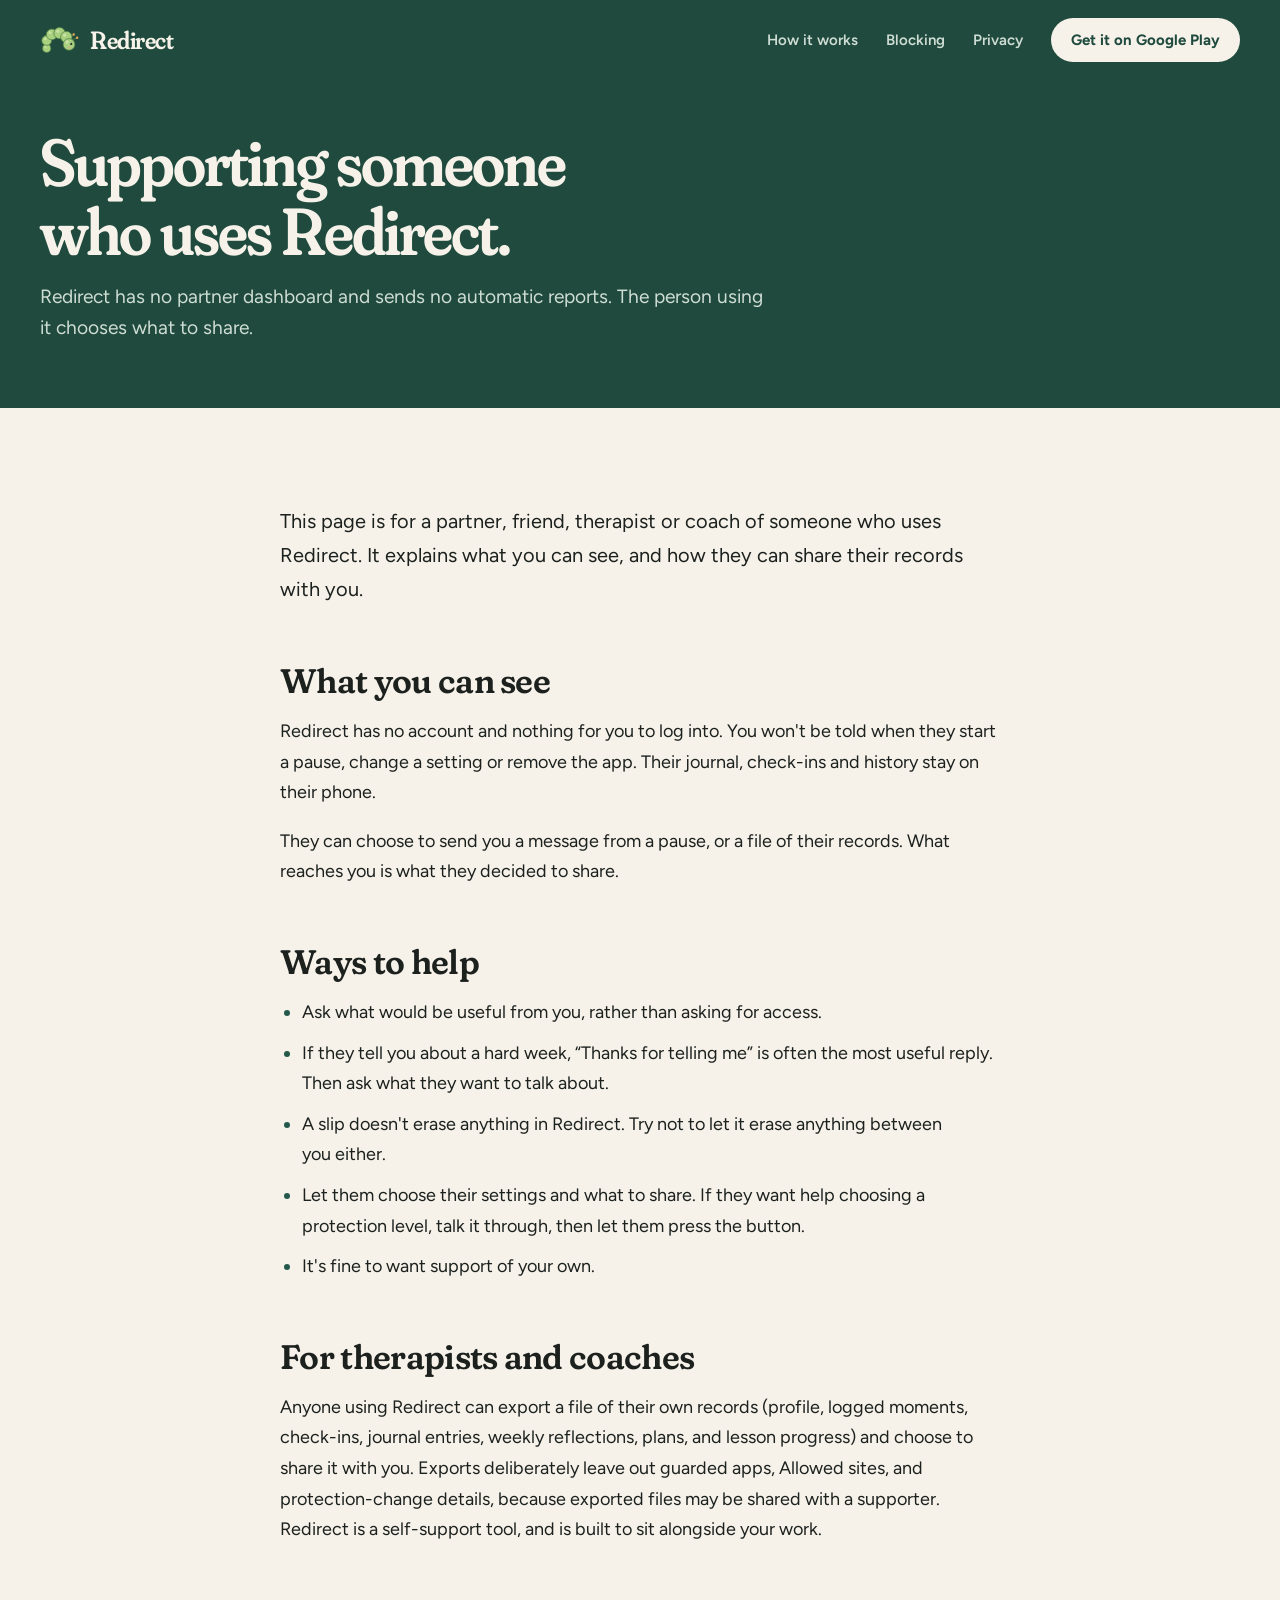
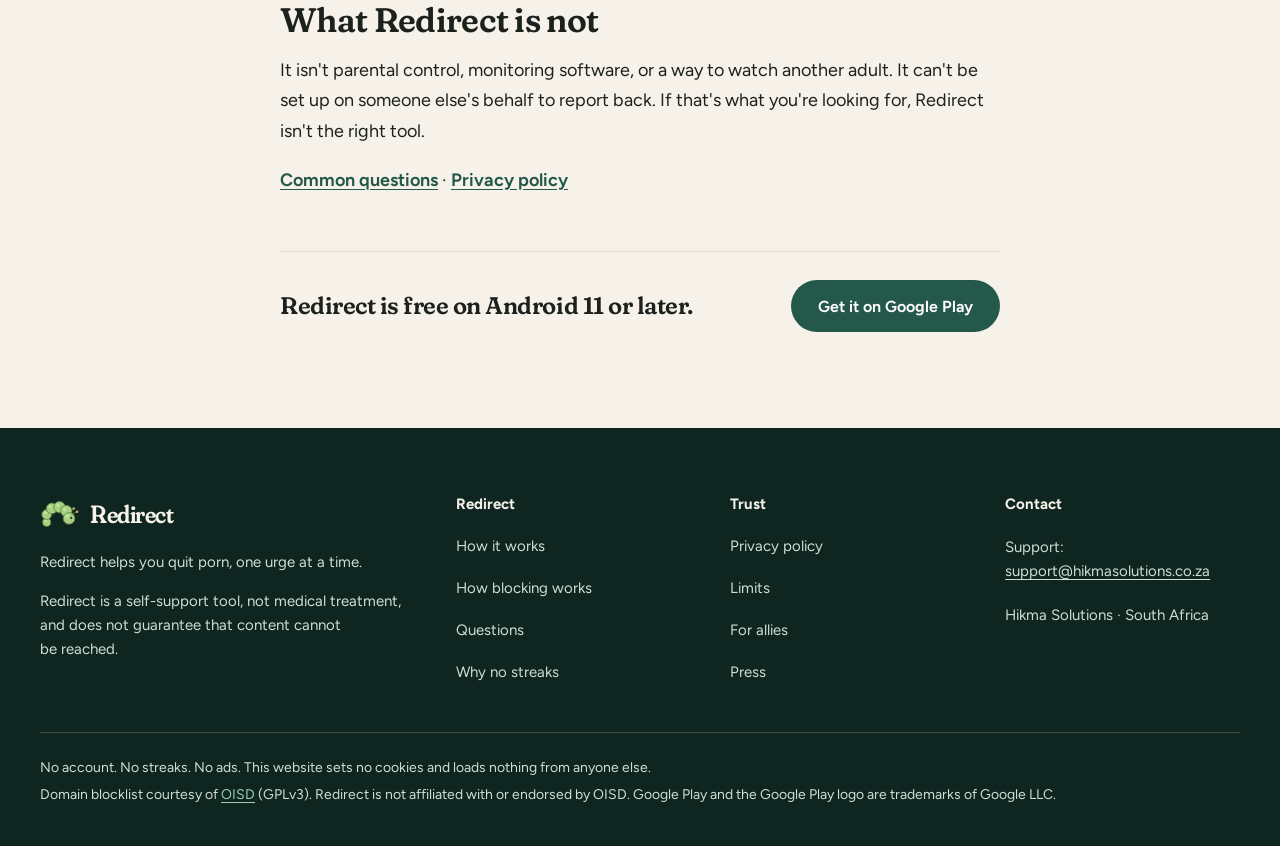
<file: for-allies.html>
<!doctype html>
<html lang="en">
<head>
  <meta charset="utf-8">
  <meta name="viewport" content="width=device-width, initial-scale=1">
  <title>For allies · Redirect</title>
  <meta name="description" content="For partners, friends, therapists, and coaches of someone using Redirect: what you can and can't see, how to help without taking over, and what a therapist or coach can be given.">
  <meta name="theme-color" content="#1F4A3D" media="(prefers-color-scheme: light)">
  <meta name="theme-color" content="#1F4A3D" media="(prefers-color-scheme: dark)">
  <meta name="color-scheme" content="light dark">
  <link rel="canonical" href="https://redirect.hikmasolutions.co.za/for-allies.html">
  <link rel="icon" href="favicon.svg" type="image/svg+xml">
  <link rel="icon" href="favicon-32.png" sizes="32x32" type="image/png">
  <link rel="apple-touch-icon" href="apple-touch-icon.png">
  <meta property="og:type" content="website">
  <meta property="og:site_name" content="Redirect">
  <meta property="og:title" content="For allies · Redirect">
  <meta property="og:description" content="For partners, friends, therapists, and coaches of someone using Redirect: what you can and can't see, how to help without taking over, and what a therapist or coach can be given.">
  <meta property="og:url" content="https://redirect.hikmasolutions.co.za/for-allies.html">
  <meta property="og:image" content="https://redirect.hikmasolutions.co.za/og.png">
  <meta property="og:image:width" content="1200">
  <meta property="og:image:height" content="630">
  <meta property="og:image:alt" content="The Redirect logo and name on a pine-green background, with the words: A calm pause, when it matters.">
  <meta name="twitter:card" content="summary_large_image">
  <meta name="twitter:title" content="For allies · Redirect">
  <meta name="twitter:description" content="For partners, friends, therapists, and coaches of someone using Redirect: what you can and can't see, how to help without taking over, and what a therapist or coach can be given.">
  <meta name="twitter:image" content="https://redirect.hikmasolutions.co.za/og.png">
  <link rel="stylesheet" href="site.css">
  <script src="site.js"></script>
</head>
<body>
  <a class="skip-link" href="#main">Skip to main content</a>
  <div class="top">
    <header class="site-header">
      <div class="shell">
        <a class="brand" href="index.html"><svg class="pip-mark" viewBox="18 24 72 54" aria-hidden="true" focusable="false"><g transform="translate(-4.5,-6) translate(54,54) scale(1.22) translate(-54,-54)"><g class="pm-body"><path fill="none" stroke="#4E7F46" stroke-width="1.4" stroke-linecap="round" d="M72.5,55.2 Q74,51 77.5,48.6 M76,56.6 Q79,54 82.4,53.4"/><path fill="#E3A857" d="M76,48.3a1.9,1.9 0 1,0 3.8,0a1.9,1.9 0 1,0 -3.8,0ZM81,53.2a1.9,1.9 0 1,0 3.8,0a1.9,1.9 0 1,0 -3.8,0Z"/><g fill="#A9D07F" stroke="#4E7F46" stroke-width="1.1"><circle cx="38.03" cy="68.81" r="6"/><circle cx="38.03" cy="57.19" r="7.2"/><circle cx="45.5" cy="48.28" r="7.92"/><circle cx="56.95" cy="46.26" r="8.4"/><circle cx="67.02" cy="52.07" r="8.4"/><circle cx="71" cy="63" r="8.6"/></g><g fill="#E4F2C8" fill-opacity=".55"><circle cx="36.28" cy="66.81" r="1.6"/><circle cx="35.93" cy="54.79" r="1.92"/><circle cx="43.19" cy="45.64" r="2.11"/><circle cx="54.5" cy="43.46" r="2.24"/><circle cx="64.57" cy="49.27" r="2.24"/><circle cx="68.2" cy="59.4" r="2.6"/></g><circle cx="71.6" cy="67.4" r="1.9" fill="#F2A58E" fill-opacity=".53"/><circle cx="74.2" cy="62.2" r="1.7" fill="#1C2B24"/><circle cx="73.6" cy="61.5" r=".55" fill="#fff"/></g></g></svg><span>Redirect</span></a>
        <nav class="nav" aria-label="Main">
          <a class="nav-text" href="index.html#pause">How it works</a>
          <a class="nav-text" href="how-blocking-works.html">Blocking</a>
          <a class="nav-text" href="privacy.html">Privacy</a>
          <a class="nav-cta" href="https://play.google.com/store/apps/details?id=com.redirect.app" rel="noopener" data-play-link><span data-play-label>Get it on Google Play</span></a>
          <details class="menu">
            <summary>Menu</summary>
            <div class="menu-panel">
              <a href="index.html#pause">How it works</a>
              <a href="how-blocking-works.html">How blocking works</a>
              <a href="privacy.html">Privacy</a>
              <a href="faq.html">Questions</a>
              <a href="for-allies.html" aria-current="page">For allies</a>
              <a href="why-no-streaks.html">Why no streaks</a>
              <a href="press.html">Press</a>
              <a class="menu-cta" href="https://play.google.com/store/apps/details?id=com.redirect.app" rel="noopener" data-play-link><span data-play-label>Get it on Google Play</span></a>
            </div>
          </details>
        </nav>
      </div>
    </header>
    <div class="shell page-hero">
      <h1>Supporting someone who uses Redirect.</h1>
      <p class="lede">Redirect has no partner dashboard and sends no automatic reports. The person using it chooses what to share.</p>
    </div>
  </div>
  <main id="main" class="page-body">
    <div class="narrow prose">
      <p>This page is for a partner, friend, therapist or coach of someone who uses Redirect. It explains what you can see, and how they can share their records with you.</p>

      <h2>What you can see</h2>
      <p>Redirect has no account and nothing for you to log into. You won't be told when they start a pause, change a setting or remove the app. Their journal, check-ins and history stay on their phone.</p>
      <p>They can choose to send you a message from a pause, or a file of their records. What reaches you is what they decided to share.</p>

      <h2>Ways to help</h2>
      <ul>
        <li>Ask what would be useful from you, rather than asking for access.</li>
        <li>If they tell you about a hard week, &ldquo;Thanks for telling me&rdquo; is often the most useful reply. Then ask what they want to talk about.</li>
        <li>A slip doesn't erase anything in Redirect. Try not to let it erase anything between you either.</li>
        <li>Let them choose their settings and what to share. If they want help choosing a protection level, talk it through, then let them press the button.</li>
        <li>It's fine to want support of your own.</li>
      </ul>

      <h2>For therapists and coaches</h2>
      <p>Anyone using Redirect can export a file of their own records (profile, logged moments, check-ins, journal entries, weekly reflections, plans, and lesson progress) and choose to share it with you. Exports deliberately leave out guarded apps, Allowed sites, and protection-change details, because exported files may be shared with a supporter. Redirect is a self-support tool, and is built to sit alongside your work.</p>

      <h2>What Redirect is not</h2>
      <p>It isn't parental control, monitoring software, or a way to watch another adult. It can't be set up on someone else's behalf to report back. If that's what you're looking for, Redirect isn't the right tool.</p>
      <p><a href="faq.html">Common questions</a> · <a href="privacy.html">Privacy policy</a></p>
      <aside class="page-cta" aria-label="Get Redirect">
        <p>Redirect is free on Android 11 or later.</p>
        <a class="btn btn-primary" href="https://play.google.com/store/apps/details?id=com.redirect.app" rel="noopener" data-play-link><span data-play-label>Get it on Google Play</span></a>
      </aside>
    </div>
  </main>

  <footer class="site-footer">
    <div class="shell">
      <div class="footer-grid">
        <div class="footer-about">
          <a class="brand" href="index.html"><svg class="pip-mark" viewBox="18 24 72 54" aria-hidden="true" focusable="false"><g transform="translate(-4.5,-6) translate(54,54) scale(1.22) translate(-54,-54)"><g class="pm-body"><path fill="none" stroke="#4E7F46" stroke-width="1.4" stroke-linecap="round" d="M72.5,55.2 Q74,51 77.5,48.6 M76,56.6 Q79,54 82.4,53.4"/><path fill="#E3A857" d="M76,48.3a1.9,1.9 0 1,0 3.8,0a1.9,1.9 0 1,0 -3.8,0ZM81,53.2a1.9,1.9 0 1,0 3.8,0a1.9,1.9 0 1,0 -3.8,0Z"/><g fill="#A9D07F" stroke="#4E7F46" stroke-width="1.1"><circle cx="38.03" cy="68.81" r="6"/><circle cx="38.03" cy="57.19" r="7.2"/><circle cx="45.5" cy="48.28" r="7.92"/><circle cx="56.95" cy="46.26" r="8.4"/><circle cx="67.02" cy="52.07" r="8.4"/><circle cx="71" cy="63" r="8.6"/></g><g fill="#E4F2C8" fill-opacity=".55"><circle cx="36.28" cy="66.81" r="1.6"/><circle cx="35.93" cy="54.79" r="1.92"/><circle cx="43.19" cy="45.64" r="2.11"/><circle cx="54.5" cy="43.46" r="2.24"/><circle cx="64.57" cy="49.27" r="2.24"/><circle cx="68.2" cy="59.4" r="2.6"/></g><circle cx="71.6" cy="67.4" r="1.9" fill="#F2A58E" fill-opacity=".53"/><circle cx="74.2" cy="62.2" r="1.7" fill="#1C2B24"/><circle cx="73.6" cy="61.5" r=".55" fill="#fff"/></g></g></svg><span>Redirect</span></a>
          <p>Redirect helps you quit porn, one urge at a time.</p>
          <p>Redirect is a self-support tool, not medical treatment, and does not guarantee that content cannot be reached.</p>
        </div>
        <nav class="footer-links" aria-label="Redirect">
          <h2>Redirect</h2>
          <a href="index.html#pause">How it works</a>
          <a href="how-blocking-works.html">How blocking works</a>
          <a href="faq.html">Questions</a>
          <a href="why-no-streaks.html">Why no streaks</a>
        </nav>
        <nav class="footer-links" aria-label="Trust and press">
          <h2>Trust</h2>
          <a href="privacy.html">Privacy policy</a>
          <a href="index.html#guardrails">Limits</a>
          <a href="for-allies.html">For allies</a>
          <a href="press.html">Press</a>
        </nav>
        <div class="footer-links footer-contact">
          <h2>Contact</h2>
          <span>Support: <a href="mailto:support@hikmasolutions.co.za">support@hikmasolutions.co.za</a></span>
          <span>Hikma Solutions &middot; South Africa</span>
        </div>
      </div>
      <div class="footer-bottom">
        <p>No account. No streaks. No ads. This website sets no cookies and loads nothing from anyone else.</p>
        <p>Domain blocklist courtesy of <a href="https://oisd.nl/">OISD</a> (GPLv3). Redirect is not affiliated with or endorsed by OISD. Google Play and the Google Play logo are trademarks of Google LLC.</p>
      </div>
    </div>
  </footer>
</body>
</html>
</file>
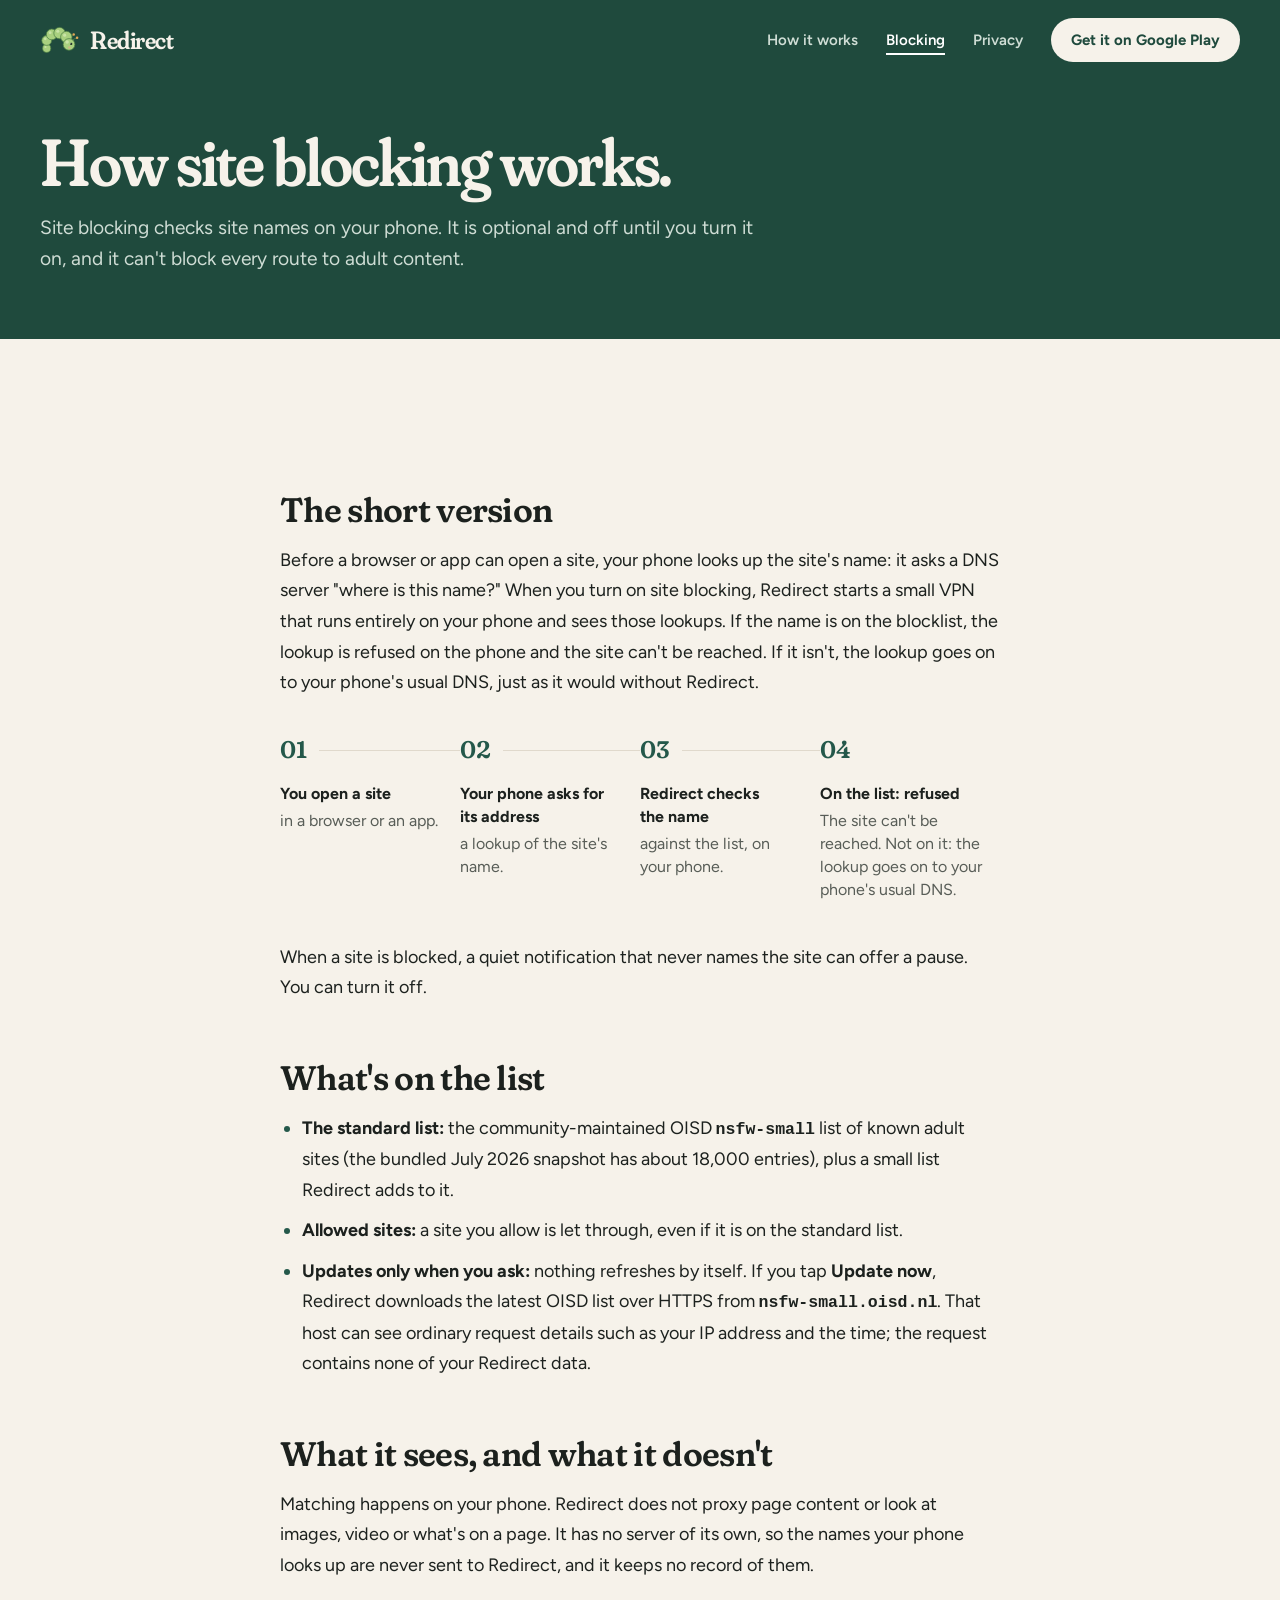
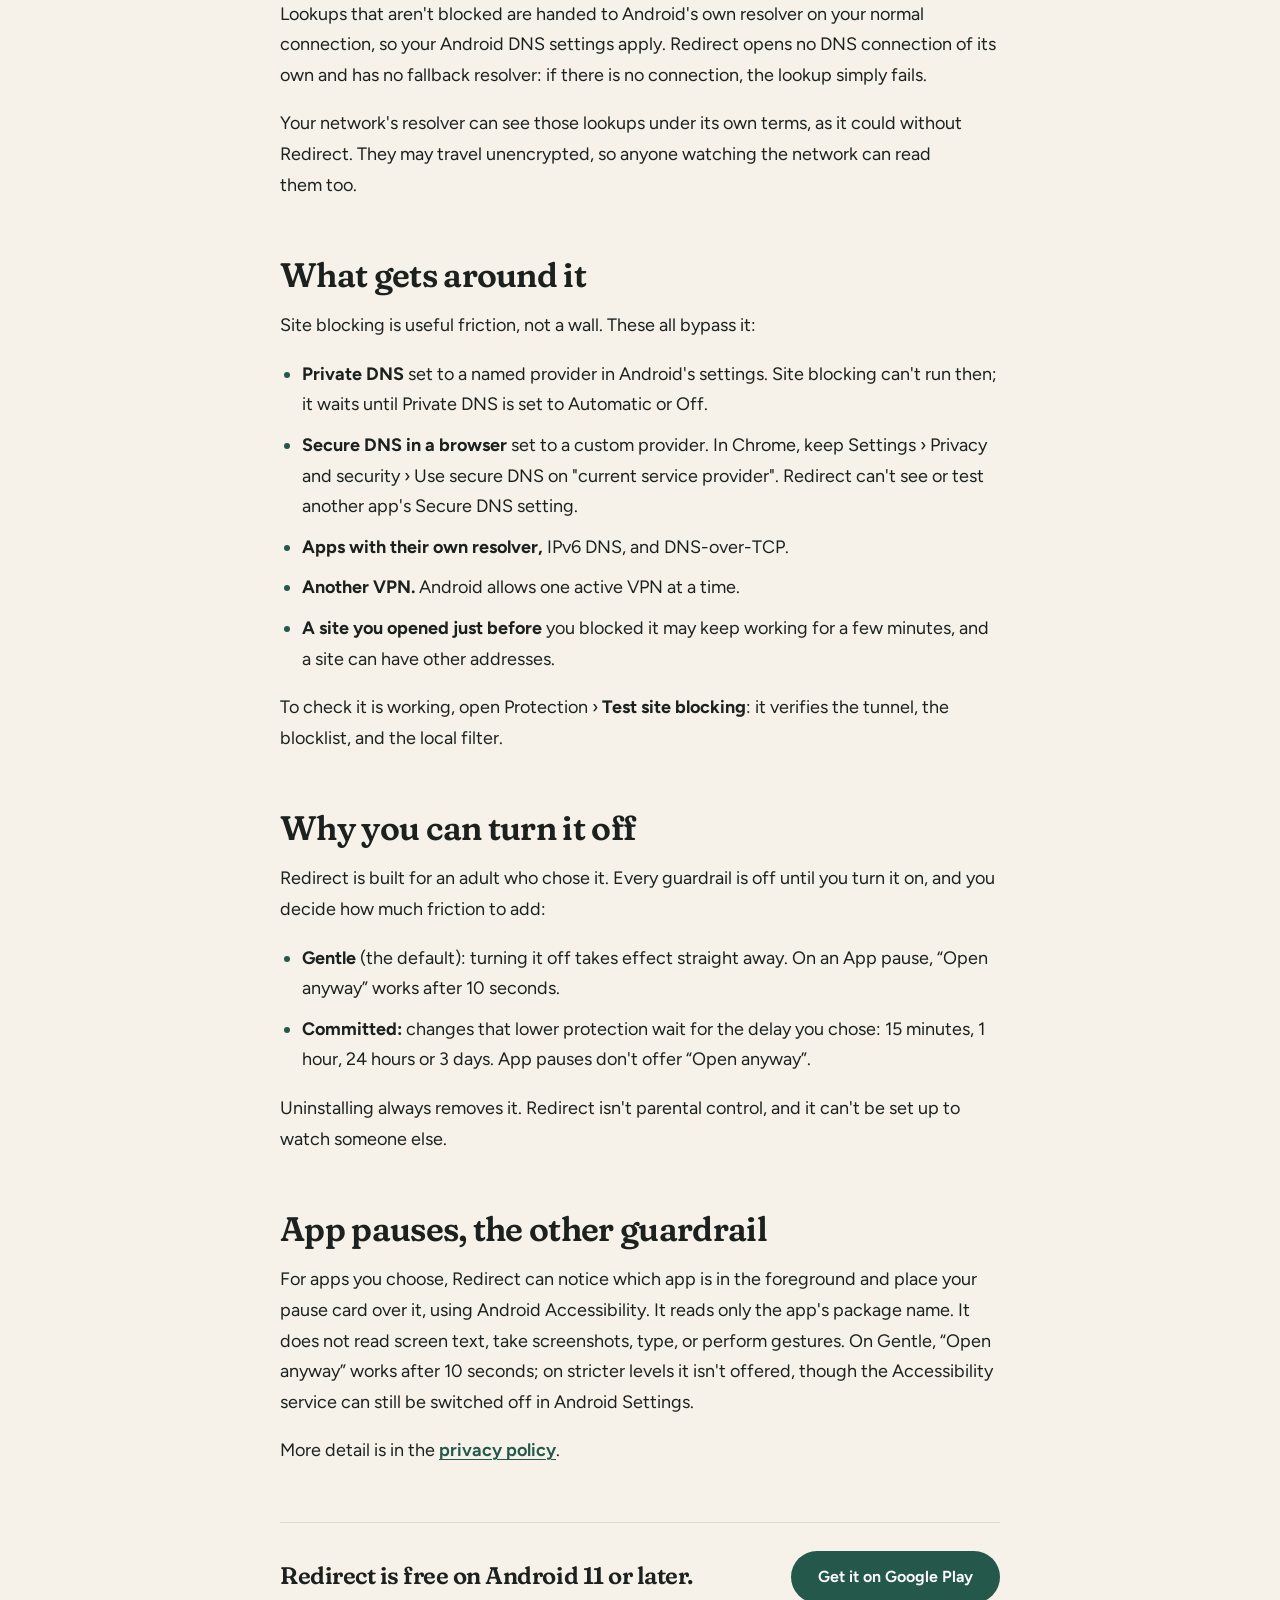
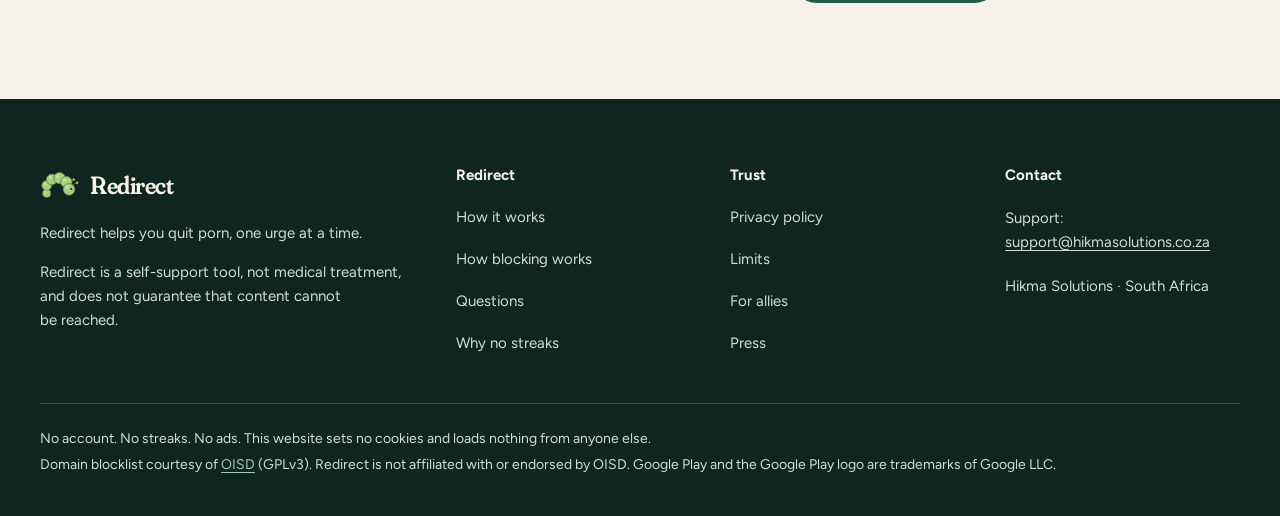
<file: how-blocking-works.html>
<!doctype html>
<html lang="en">
<head>
  <meta charset="utf-8">
  <meta name="viewport" content="width=device-width, initial-scale=1">
  <title>How site blocking works · Redirect</title>
  <meta name="description" content="Redirect's optional site blocking in plain language: matching on your phone, what's on the list, what gets around it, and why you can always turn it off.">
  <meta name="theme-color" content="#1F4A3D" media="(prefers-color-scheme: light)">
  <meta name="theme-color" content="#1F4A3D" media="(prefers-color-scheme: dark)">
  <meta name="color-scheme" content="light dark">
  <link rel="canonical" href="https://redirect.hikmasolutions.co.za/how-blocking-works.html">
  <link rel="icon" href="favicon.svg" type="image/svg+xml">
  <link rel="icon" href="favicon-32.png" sizes="32x32" type="image/png">
  <link rel="apple-touch-icon" href="apple-touch-icon.png">
  <meta property="og:type" content="website">
  <meta property="og:site_name" content="Redirect">
  <meta property="og:title" content="How site blocking works · Redirect">
  <meta property="og:description" content="Redirect's optional site blocking in plain language: matching on your phone, what's on the list, what gets around it, and why you can always turn it off.">
  <meta property="og:url" content="https://redirect.hikmasolutions.co.za/how-blocking-works.html">
  <meta property="og:image" content="https://redirect.hikmasolutions.co.za/og.png">
  <meta property="og:image:width" content="1200">
  <meta property="og:image:height" content="630">
  <meta property="og:image:alt" content="The Redirect logo and name on a pine-green background, with the words: A calm pause, when it matters.">
  <meta name="twitter:card" content="summary_large_image">
  <meta name="twitter:title" content="How site blocking works · Redirect">
  <meta name="twitter:description" content="Redirect's optional site blocking in plain language: matching on your phone, what's on the list, what gets around it, and why you can always turn it off.">
  <meta name="twitter:image" content="https://redirect.hikmasolutions.co.za/og.png">
  <link rel="stylesheet" href="site.css">
  <script src="site.js"></script>
</head>
<body>
  <a class="skip-link" href="#main">Skip to main content</a>
  <div class="top">
    <header class="site-header">
      <div class="shell">
        <a class="brand" href="index.html"><svg class="pip-mark" viewBox="18 24 72 54" aria-hidden="true" focusable="false"><g transform="translate(-4.5,-6) translate(54,54) scale(1.22) translate(-54,-54)"><g class="pm-body"><path fill="none" stroke="#4E7F46" stroke-width="1.4" stroke-linecap="round" d="M72.5,55.2 Q74,51 77.5,48.6 M76,56.6 Q79,54 82.4,53.4"/><path fill="#E3A857" d="M76,48.3a1.9,1.9 0 1,0 3.8,0a1.9,1.9 0 1,0 -3.8,0ZM81,53.2a1.9,1.9 0 1,0 3.8,0a1.9,1.9 0 1,0 -3.8,0Z"/><g fill="#A9D07F" stroke="#4E7F46" stroke-width="1.1"><circle cx="38.03" cy="68.81" r="6"/><circle cx="38.03" cy="57.19" r="7.2"/><circle cx="45.5" cy="48.28" r="7.92"/><circle cx="56.95" cy="46.26" r="8.4"/><circle cx="67.02" cy="52.07" r="8.4"/><circle cx="71" cy="63" r="8.6"/></g><g fill="#E4F2C8" fill-opacity=".55"><circle cx="36.28" cy="66.81" r="1.6"/><circle cx="35.93" cy="54.79" r="1.92"/><circle cx="43.19" cy="45.64" r="2.11"/><circle cx="54.5" cy="43.46" r="2.24"/><circle cx="64.57" cy="49.27" r="2.24"/><circle cx="68.2" cy="59.4" r="2.6"/></g><circle cx="71.6" cy="67.4" r="1.9" fill="#F2A58E" fill-opacity=".53"/><circle cx="74.2" cy="62.2" r="1.7" fill="#1C2B24"/><circle cx="73.6" cy="61.5" r=".55" fill="#fff"/></g></g></svg><span>Redirect</span></a>
        <nav class="nav" aria-label="Main">
          <a class="nav-text" href="index.html#pause">How it works</a>
          <a class="nav-text" href="how-blocking-works.html" aria-current="page">Blocking</a>
          <a class="nav-text" href="privacy.html">Privacy</a>
          <a class="nav-cta" href="https://play.google.com/store/apps/details?id=com.redirect.app" rel="noopener" data-play-link><span data-play-label>Get it on Google Play</span></a>
          <details class="menu">
            <summary>Menu</summary>
            <div class="menu-panel">
              <a href="index.html#pause">How it works</a>
              <a href="how-blocking-works.html" aria-current="page">How blocking works</a>
              <a href="privacy.html">Privacy</a>
              <a href="faq.html">Questions</a>
              <a href="for-allies.html">For allies</a>
              <a href="why-no-streaks.html">Why no streaks</a>
              <a href="press.html">Press</a>
              <a class="menu-cta" href="https://play.google.com/store/apps/details?id=com.redirect.app" rel="noopener" data-play-link><span data-play-label>Get it on Google Play</span></a>
            </div>
          </details>
        </nav>
      </div>
    </header>
    <div class="shell page-hero">
      <h1>How site blocking works.</h1>
      <p class="lede">Site blocking checks site names on your phone. It is optional and off until you turn it on, and it can't block every route to adult content.</p>
    </div>
  </div>
  <main id="main" class="page-body">
    <div class="narrow prose">
      <h2>The short version</h2>
      <p>Before a browser or app can open a site, your phone looks up the site's name: it asks a DNS server "where is this name?" When you turn on site blocking, Redirect starts a small VPN that runs entirely on your phone and sees those lookups. If the name is on the blocklist, the lookup is refused on the phone and the site can't be reached. If it isn't, the lookup goes on to your phone's usual DNS, just as it would without Redirect.</p>

      <ol class="flow" aria-label="What happens when you open a site">
        <li><strong>You open a site</strong><span>in a browser or an app.</span></li>
        <li><strong>Your phone asks for its address</strong><span>a lookup of the site's name.</span></li>
        <li><strong>Redirect checks the name</strong><span>against the list, on your phone.</span></li>
        <li><strong>On the list: refused</strong><span>The site can't be reached. Not on it: the lookup goes on to your phone's usual DNS.</span></li>
      </ol>
      <p>When a site is blocked, a quiet notification that never names the site can offer a pause. You can turn it off.</p>

      <h2>What's on the list</h2>
      <ul>
        <li><strong>The standard list:</strong> the community-maintained OISD <code>nsfw-small</code> list of known adult sites (the bundled July 2026 snapshot has about 18,000 entries), plus a small list Redirect adds to it.</li>
        <li><strong>Allowed sites:</strong> a site you allow is let through, even if it is on the standard list.</li>
        <li><strong>Updates only when you ask:</strong> nothing refreshes by itself. If you tap <strong>Update now</strong>, Redirect downloads the latest OISD list over HTTPS from <code>nsfw-small.oisd.nl</code>. That host can see ordinary request details such as your IP address and the time; the request contains none of your Redirect data.</li>
      </ul>

      <h2>What it sees, and what it doesn't</h2>
      <p>Matching happens on your phone. Redirect does not proxy page content or look at images, video or what's on a page. It has no server of its own, so the names your phone looks up are never sent to Redirect, and it keeps no record of them.</p>
      <p>Lookups that aren't blocked are handed to Android's own resolver on your normal connection, so your Android DNS settings apply. Redirect opens no DNS connection of its own and has no fallback resolver: if there is no connection, the lookup simply fails.</p>
      <p>Your network's resolver can see those lookups under its own terms, as it could without Redirect. They may travel unencrypted, so anyone watching the network can read them too.</p>

      <h2>What gets around it</h2>
      <p>Site blocking is useful friction, not a wall. These all bypass it:</p>
      <ul>
        <li><strong>Private DNS</strong> set to a named provider in Android's settings. Site blocking can't run then; it waits until Private DNS is set to Automatic or Off.</li>
        <li><strong>Secure DNS in a browser</strong> set to a custom provider. In Chrome, keep Settings › Privacy and security › Use secure DNS on "current service provider". Redirect can't see or test another app's Secure DNS setting.</li>
        <li><strong>Apps with their own resolver,</strong> IPv6 DNS, and DNS-over-TCP.</li>
        <li><strong>Another VPN.</strong> Android allows one active VPN at a time.</li>
        <li><strong>A site you opened just before</strong> you blocked it may keep working for a few minutes, and a site can have other addresses.</li>
      </ul>
      <p>To check it is working, open Protection › <strong>Test site blocking</strong>: it verifies the tunnel, the blocklist, and the local filter.</p>

      <h2>Why you can turn it off</h2>
      <p>Redirect is built for an adult who chose it. Every guardrail is off until you turn it on, and you decide how much friction to add:</p>
      <ul>
        <li><strong>Gentle</strong> (the default): turning it off takes effect straight away. On an App pause, &ldquo;Open anyway&rdquo; works after 10 seconds.</li>
        <li><strong>Committed:</strong> changes that lower protection wait for the delay you chose: 15 minutes, 1 hour, 24 hours or 3 days. App pauses don't offer &ldquo;Open anyway&rdquo;.</li>
      </ul>
      <p>Uninstalling always removes it. Redirect isn't parental control, and it can't be set up to watch someone else.</p>

      <h2>App pauses, the other guardrail</h2>
      <p>For apps you choose, Redirect can notice which app is in the foreground and place your pause card over it, using Android Accessibility. It reads only the app's package name. It does not read screen text, take screenshots, type, or perform gestures. On Gentle, &ldquo;Open anyway&rdquo; works after 10 seconds; on stricter levels it isn't offered, though the Accessibility service can still be switched off in Android Settings.</p>
      <p>More detail is in the <a href="privacy.html">privacy policy</a>.</p>
      <aside class="page-cta" aria-label="Get Redirect">
        <p>Redirect is free on Android 11 or later.</p>
        <a class="btn btn-primary" href="https://play.google.com/store/apps/details?id=com.redirect.app" rel="noopener" data-play-link><span data-play-label>Get it on Google Play</span></a>
      </aside>
    </div>
  </main>

  <footer class="site-footer">
    <div class="shell">
      <div class="footer-grid">
        <div class="footer-about">
          <a class="brand" href="index.html"><svg class="pip-mark" viewBox="18 24 72 54" aria-hidden="true" focusable="false"><g transform="translate(-4.5,-6) translate(54,54) scale(1.22) translate(-54,-54)"><g class="pm-body"><path fill="none" stroke="#4E7F46" stroke-width="1.4" stroke-linecap="round" d="M72.5,55.2 Q74,51 77.5,48.6 M76,56.6 Q79,54 82.4,53.4"/><path fill="#E3A857" d="M76,48.3a1.9,1.9 0 1,0 3.8,0a1.9,1.9 0 1,0 -3.8,0ZM81,53.2a1.9,1.9 0 1,0 3.8,0a1.9,1.9 0 1,0 -3.8,0Z"/><g fill="#A9D07F" stroke="#4E7F46" stroke-width="1.1"><circle cx="38.03" cy="68.81" r="6"/><circle cx="38.03" cy="57.19" r="7.2"/><circle cx="45.5" cy="48.28" r="7.92"/><circle cx="56.95" cy="46.26" r="8.4"/><circle cx="67.02" cy="52.07" r="8.4"/><circle cx="71" cy="63" r="8.6"/></g><g fill="#E4F2C8" fill-opacity=".55"><circle cx="36.28" cy="66.81" r="1.6"/><circle cx="35.93" cy="54.79" r="1.92"/><circle cx="43.19" cy="45.64" r="2.11"/><circle cx="54.5" cy="43.46" r="2.24"/><circle cx="64.57" cy="49.27" r="2.24"/><circle cx="68.2" cy="59.4" r="2.6"/></g><circle cx="71.6" cy="67.4" r="1.9" fill="#F2A58E" fill-opacity=".53"/><circle cx="74.2" cy="62.2" r="1.7" fill="#1C2B24"/><circle cx="73.6" cy="61.5" r=".55" fill="#fff"/></g></g></svg><span>Redirect</span></a>
          <p>Redirect helps you quit porn, one urge at a time.</p>
          <p>Redirect is a self-support tool, not medical treatment, and does not guarantee that content cannot be reached.</p>
        </div>
        <nav class="footer-links" aria-label="Redirect">
          <h2>Redirect</h2>
          <a href="index.html#pause">How it works</a>
          <a href="how-blocking-works.html">How blocking works</a>
          <a href="faq.html">Questions</a>
          <a href="why-no-streaks.html">Why no streaks</a>
        </nav>
        <nav class="footer-links" aria-label="Trust and press">
          <h2>Trust</h2>
          <a href="privacy.html">Privacy policy</a>
          <a href="index.html#guardrails">Limits</a>
          <a href="for-allies.html">For allies</a>
          <a href="press.html">Press</a>
        </nav>
        <div class="footer-links footer-contact">
          <h2>Contact</h2>
          <span>Support: <a href="mailto:support@hikmasolutions.co.za">support@hikmasolutions.co.za</a></span>
          <span>Hikma Solutions &middot; South Africa</span>
        </div>
      </div>
      <div class="footer-bottom">
        <p>No account. No streaks. No ads. This website sets no cookies and loads nothing from anyone else.</p>
        <p>Domain blocklist courtesy of <a href="https://oisd.nl/">OISD</a> (GPLv3). Redirect is not affiliated with or endorsed by OISD. Google Play and the Google Play logo are trademarks of Google LLC.</p>
      </div>
    </div>
  </footer>
</body>
</html>
</file>
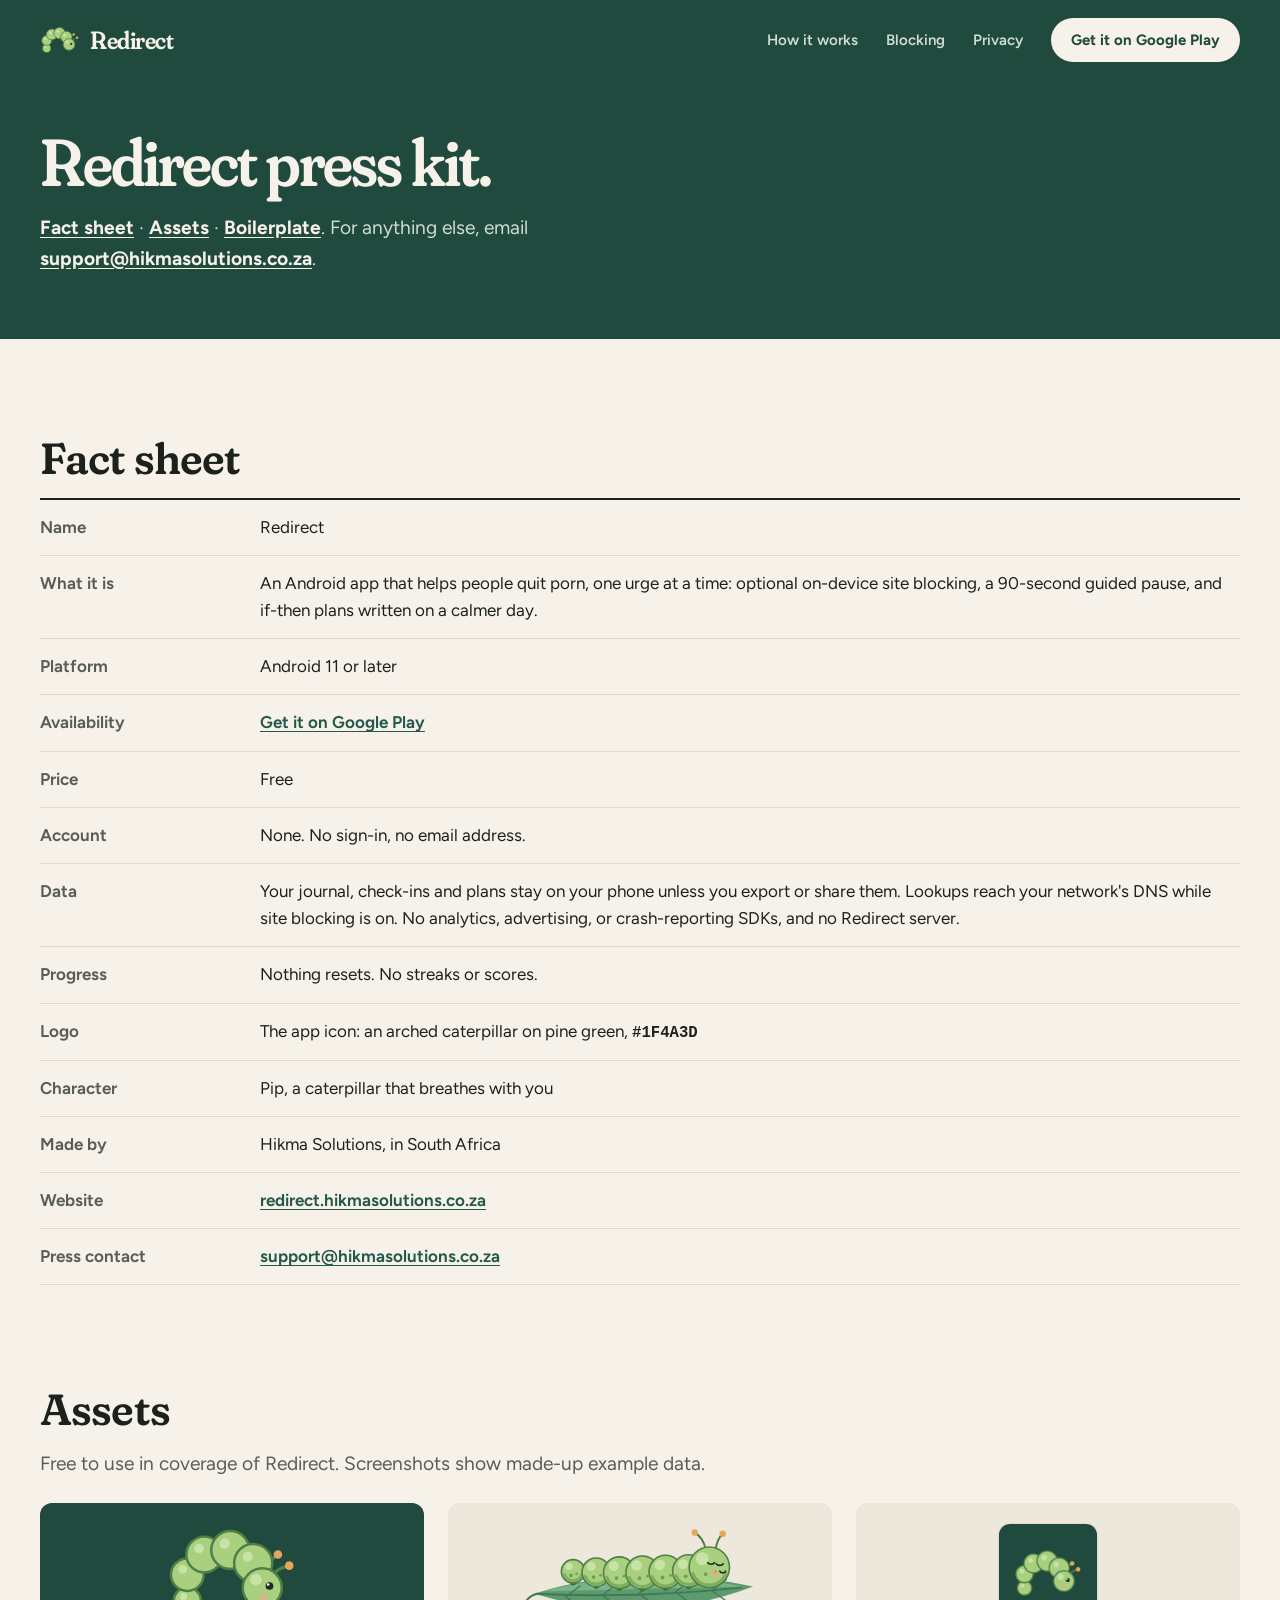
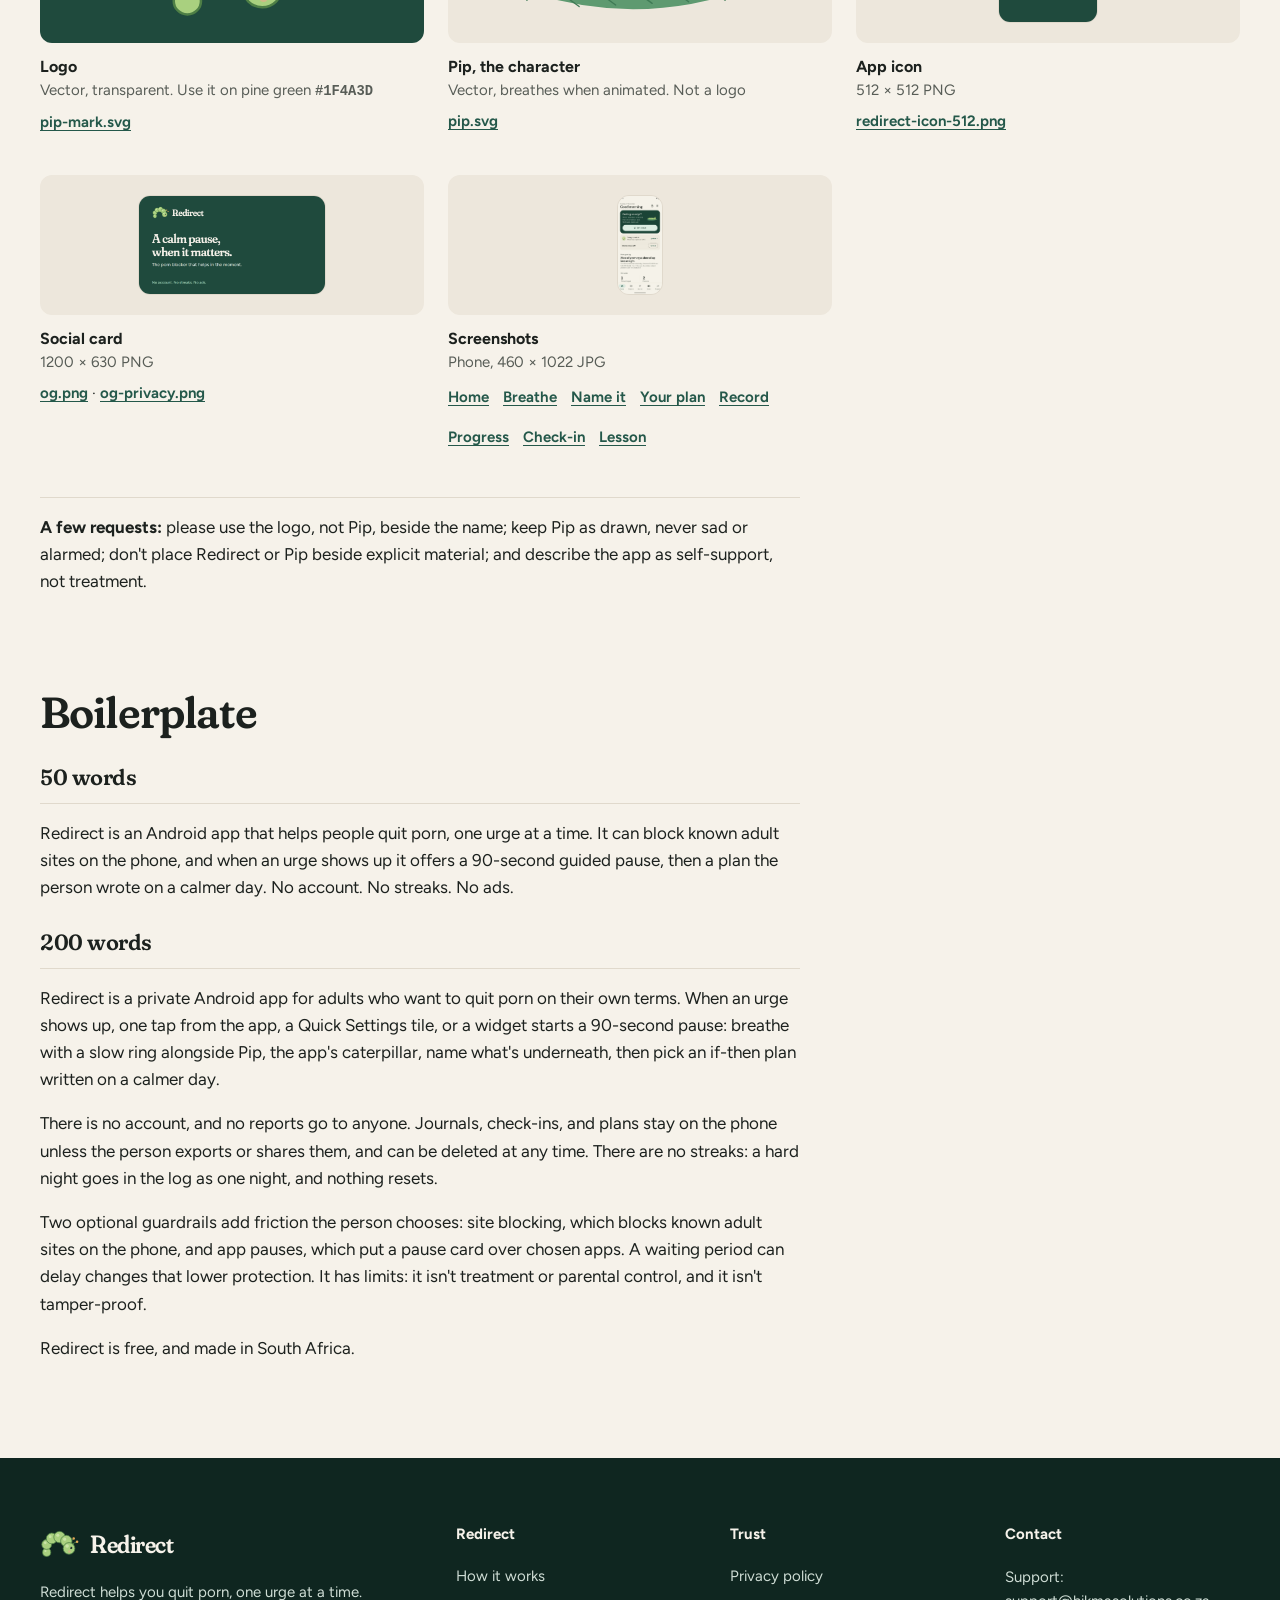
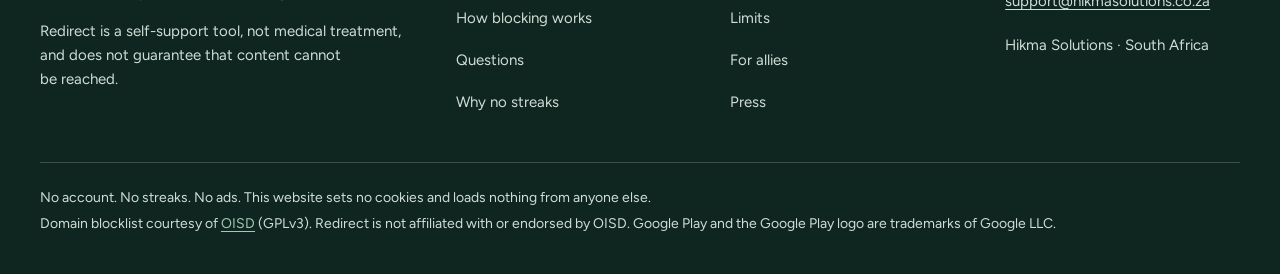
<file: press.html>
<!doctype html>
<html lang="en">
<head>
  <meta charset="utf-8">
  <meta name="viewport" content="width=device-width, initial-scale=1">
  <title>Press · Redirect</title>
  <meta name="description" content="Redirect press kit: fact sheet, 50- and 200-word boilerplate, the logo, screenshots, and contact.">
  <meta name="theme-color" content="#1F4A3D" media="(prefers-color-scheme: light)">
  <meta name="theme-color" content="#1F4A3D" media="(prefers-color-scheme: dark)">
  <meta name="color-scheme" content="light dark">
  <link rel="canonical" href="https://redirect.hikmasolutions.co.za/press.html">
  <link rel="icon" href="favicon.svg" type="image/svg+xml">
  <link rel="icon" href="favicon-32.png" sizes="32x32" type="image/png">
  <link rel="apple-touch-icon" href="apple-touch-icon.png">
  <meta property="og:type" content="website">
  <meta property="og:site_name" content="Redirect">
  <meta property="og:title" content="Press · Redirect">
  <meta property="og:description" content="Redirect press kit: fact sheet, 50- and 200-word boilerplate, the logo, screenshots, and contact.">
  <meta property="og:url" content="https://redirect.hikmasolutions.co.za/press.html">
  <meta property="og:image" content="https://redirect.hikmasolutions.co.za/og.png">
  <meta property="og:image:width" content="1200">
  <meta property="og:image:height" content="630">
  <meta property="og:image:alt" content="The Redirect logo and name on a pine-green background, with the words: A calm pause, when it matters.">
  <meta name="twitter:card" content="summary_large_image">
  <meta name="twitter:title" content="Press · Redirect">
  <meta name="twitter:description" content="Redirect press kit: fact sheet, 50- and 200-word boilerplate, the logo, screenshots, and contact.">
  <meta name="twitter:image" content="https://redirect.hikmasolutions.co.za/og.png">
  <link rel="stylesheet" href="site.css">
  <script src="site.js"></script>
</head>
<body>
  <a class="skip-link" href="#main">Skip to main content</a>
  <div class="top">
    <header class="site-header">
      <div class="shell">
        <a class="brand" href="index.html"><svg class="pip-mark" viewBox="18 24 72 54" aria-hidden="true" focusable="false"><g transform="translate(-4.5,-6) translate(54,54) scale(1.22) translate(-54,-54)"><g class="pm-body"><path fill="none" stroke="#4E7F46" stroke-width="1.4" stroke-linecap="round" d="M72.5,55.2 Q74,51 77.5,48.6 M76,56.6 Q79,54 82.4,53.4"/><path fill="#E3A857" d="M76,48.3a1.9,1.9 0 1,0 3.8,0a1.9,1.9 0 1,0 -3.8,0ZM81,53.2a1.9,1.9 0 1,0 3.8,0a1.9,1.9 0 1,0 -3.8,0Z"/><g fill="#A9D07F" stroke="#4E7F46" stroke-width="1.1"><circle cx="38.03" cy="68.81" r="6"/><circle cx="38.03" cy="57.19" r="7.2"/><circle cx="45.5" cy="48.28" r="7.92"/><circle cx="56.95" cy="46.26" r="8.4"/><circle cx="67.02" cy="52.07" r="8.4"/><circle cx="71" cy="63" r="8.6"/></g><g fill="#E4F2C8" fill-opacity=".55"><circle cx="36.28" cy="66.81" r="1.6"/><circle cx="35.93" cy="54.79" r="1.92"/><circle cx="43.19" cy="45.64" r="2.11"/><circle cx="54.5" cy="43.46" r="2.24"/><circle cx="64.57" cy="49.27" r="2.24"/><circle cx="68.2" cy="59.4" r="2.6"/></g><circle cx="71.6" cy="67.4" r="1.9" fill="#F2A58E" fill-opacity=".53"/><circle cx="74.2" cy="62.2" r="1.7" fill="#1C2B24"/><circle cx="73.6" cy="61.5" r=".55" fill="#fff"/></g></g></svg><span>Redirect</span></a>
        <nav class="nav" aria-label="Main">
          <a class="nav-text" href="index.html#pause">How it works</a>
          <a class="nav-text" href="how-blocking-works.html">Blocking</a>
          <a class="nav-text" href="privacy.html">Privacy</a>
          <a class="nav-cta" href="https://play.google.com/store/apps/details?id=com.redirect.app" rel="noopener" data-play-link><span data-play-label>Get it on Google Play</span></a>
          <details class="menu">
            <summary>Menu</summary>
            <div class="menu-panel">
              <a href="index.html#pause">How it works</a>
              <a href="how-blocking-works.html">How blocking works</a>
              <a href="privacy.html">Privacy</a>
              <a href="faq.html">Questions</a>
              <a href="for-allies.html">For allies</a>
              <a href="why-no-streaks.html">Why no streaks</a>
              <a href="press.html" aria-current="page">Press</a>
              <a class="menu-cta" href="https://play.google.com/store/apps/details?id=com.redirect.app" rel="noopener" data-play-link><span data-play-label>Get it on Google Play</span></a>
            </div>
          </details>
        </nav>
      </div>
    </header>
    <div class="shell page-hero">
      <h1>Redirect press kit.</h1>
      <p class="lede"><a href="#facts-title">Fact sheet</a> &middot; <a href="#assets-title">Assets</a> &middot; <a href="#boiler-title">Boilerplate</a>. For anything else, email <a href="mailto:support@hikmasolutions.co.za">support@hikmasolutions.co.za</a>.</p>
    </div>
  </div>
  <main id="main" class="page-body">
    <div class="shell">
      <section aria-labelledby="facts-title">
        <h2 id="facts-title" class="h2">Fact sheet</h2>
        <dl class="facts">
          <dt>Name</dt><dd>Redirect</dd>
          <dt>What it is</dt><dd>An Android app that helps people quit porn, one urge at a time: optional on-device site blocking, a 90-second guided pause, and if-then plans written on a calmer day.</dd>
          <dt>Platform</dt><dd>Android 11 or later</dd>
          <dt>Availability</dt><dd><a href="https://play.google.com/store/apps/details?id=com.redirect.app" rel="noopener" data-play-link><span data-play-label>Get it on Google Play</span></a></dd>
          <dt>Price</dt><dd>Free</dd>
          <dt>Account</dt><dd>None. No sign-in, no email address.</dd>
          <dt>Data</dt><dd>Your journal, check-ins and plans stay on your phone unless you export or share them. Lookups reach your network's DNS while site blocking is on. No analytics, advertising, or crash-reporting SDKs, and no Redirect server.</dd>
          <dt>Progress</dt><dd>Nothing resets. No streaks or scores.</dd>
          <dt>Logo</dt><dd>The app icon: an arched caterpillar on pine green, <code>#1F4A3D</code></dd>
          <dt>Character</dt><dd>Pip, a caterpillar that breathes with you</dd>
          <dt>Made by</dt><dd>Hikma Solutions, in South Africa</dd>
          <dt>Website</dt><dd><a href="https://redirect.hikmasolutions.co.za/">redirect.hikmasolutions.co.za</a></dd>
          <dt>Press contact</dt><dd><a href="mailto:support@hikmasolutions.co.za">support@hikmasolutions.co.za</a></dd>
        </dl>
      </section>

      <section class="press-block" aria-labelledby="assets-title">
        <h2 id="assets-title" class="h2">Assets</h2>
        <p class="lead">Free to use in coverage of Redirect. Screenshots show made-up example data.</p>
        <ul class="asset-list">
          <li><div class="thumb"><img src="img/pip-mark.svg" alt="The Redirect logo: an arched caterpillar." width="133" height="100"></div><strong>Logo</strong><span>Vector, transparent. Use it on pine green <code>#1F4A3D</code></span><br><a href="img/pip-mark.svg" download>pip-mark.svg</a></li>
          <li><div class="thumb paper"><img src="img/pip.svg" alt="Pip, the character, on a leaf." width="237" height="100"></div><strong>Pip, the character</strong><span>Vector, breathes when animated. Not a logo</span><br><a href="img/pip.svg" download>pip.svg</a></li>
          <li><div class="thumb paper"><img class="framed" src="img/redirect-icon-512.png" alt="The Redirect app icon." width="100" height="100"></div><strong>App icon</strong><span>512 × 512 PNG</span><br><a href="img/redirect-icon-512.png" download>redirect-icon-512.png</a></li>
          <li><div class="thumb paper"><img class="framed" src="og.png" alt="The Redirect social card." width="190" height="100"></div><strong>Social card</strong><span>1200 × 630 PNG</span><br><a href="og.png" download>og.png</a> · <a href="og-privacy.png" download>og-privacy.png</a></li>
          <li><div class="thumb paper"><img class="framed" src="img/screen-home.jpg" alt="A Redirect screenshot: the Home screen." width="45" height="100"></div><strong>Screenshots</strong><span>Phone, 460 × 1022 JPG</span>
            <div class="asset-links"><a href="img/screen-home.jpg" download>Home</a><a href="img/screen-breathe.jpg" download>Breathe</a><a href="img/screen-name-it.jpg" download>Name it</a><a href="img/screen-redirect.jpg" download>Your plan</a><a href="img/screen-record.jpg" download>Record</a><a href="img/screen-progress.jpg" download>Progress</a><a href="img/screen-check-in.jpg" download>Check-in</a><a href="img/screen-lesson.jpg" download>Lesson</a></div></li>
        </ul>
        <p class="requests"><strong>A few requests:</strong> please use the logo, not Pip, beside the name; keep Pip as drawn, never sad or alarmed; don't place Redirect or Pip beside explicit material; and describe the app as self-support, not treatment.</p>
      </section>

      <section class="press-block" aria-labelledby="boiler-title">
        <h2 id="boiler-title" class="h2">Boilerplate</h2>
        <h3>50 words</h3>
        <div class="boiler">
          <p>Redirect is an Android app that helps people quit porn, one urge at a time. It can block known adult sites on the phone, and when an urge shows up it offers a 90-second guided pause, then a plan the person wrote on a calmer day. No account. No streaks. No ads.</p>
        </div>
        <h3>200 words</h3>
        <div class="boiler">
          <p>Redirect is a private Android app for adults who want to quit porn on their own terms. When an urge shows up, one tap from the app, a Quick Settings tile, or a widget starts a 90-second pause: breathe with a slow ring alongside Pip, the app's caterpillar, name what's underneath, then pick an if-then plan written on a calmer day.</p>
          <p>There is no account, and no reports go to anyone. Journals, check-ins, and plans stay on the phone unless the person exports or shares them, and can be deleted at any time. There are no streaks: a hard night goes in the log as one night, and nothing resets.</p>
          <p>Two optional guardrails add friction the person chooses: site blocking, which blocks known adult sites on the phone, and app pauses, which put a pause card over chosen apps. A waiting period can delay changes that lower protection. It has limits: it isn't treatment or parental control, and it isn't tamper-proof.</p>
          <p>Redirect is free, and made in South Africa.</p>
        </div>
      </section>
    </div>
  </main>

  <footer class="site-footer">
    <div class="shell">
      <div class="footer-grid">
        <div class="footer-about">
          <a class="brand" href="index.html"><svg class="pip-mark" viewBox="18 24 72 54" aria-hidden="true" focusable="false"><g transform="translate(-4.5,-6) translate(54,54) scale(1.22) translate(-54,-54)"><g class="pm-body"><path fill="none" stroke="#4E7F46" stroke-width="1.4" stroke-linecap="round" d="M72.5,55.2 Q74,51 77.5,48.6 M76,56.6 Q79,54 82.4,53.4"/><path fill="#E3A857" d="M76,48.3a1.9,1.9 0 1,0 3.8,0a1.9,1.9 0 1,0 -3.8,0ZM81,53.2a1.9,1.9 0 1,0 3.8,0a1.9,1.9 0 1,0 -3.8,0Z"/><g fill="#A9D07F" stroke="#4E7F46" stroke-width="1.1"><circle cx="38.03" cy="68.81" r="6"/><circle cx="38.03" cy="57.19" r="7.2"/><circle cx="45.5" cy="48.28" r="7.92"/><circle cx="56.95" cy="46.26" r="8.4"/><circle cx="67.02" cy="52.07" r="8.4"/><circle cx="71" cy="63" r="8.6"/></g><g fill="#E4F2C8" fill-opacity=".55"><circle cx="36.28" cy="66.81" r="1.6"/><circle cx="35.93" cy="54.79" r="1.92"/><circle cx="43.19" cy="45.64" r="2.11"/><circle cx="54.5" cy="43.46" r="2.24"/><circle cx="64.57" cy="49.27" r="2.24"/><circle cx="68.2" cy="59.4" r="2.6"/></g><circle cx="71.6" cy="67.4" r="1.9" fill="#F2A58E" fill-opacity=".53"/><circle cx="74.2" cy="62.2" r="1.7" fill="#1C2B24"/><circle cx="73.6" cy="61.5" r=".55" fill="#fff"/></g></g></svg><span>Redirect</span></a>
          <p>Redirect helps you quit porn, one urge at a time.</p>
          <p>Redirect is a self-support tool, not medical treatment, and does not guarantee that content cannot be reached.</p>
        </div>
        <nav class="footer-links" aria-label="Redirect">
          <h2>Redirect</h2>
          <a href="index.html#pause">How it works</a>
          <a href="how-blocking-works.html">How blocking works</a>
          <a href="faq.html">Questions</a>
          <a href="why-no-streaks.html">Why no streaks</a>
        </nav>
        <nav class="footer-links" aria-label="Trust and press">
          <h2>Trust</h2>
          <a href="privacy.html">Privacy policy</a>
          <a href="index.html#guardrails">Limits</a>
          <a href="for-allies.html">For allies</a>
          <a href="press.html">Press</a>
        </nav>
        <div class="footer-links footer-contact">
          <h2>Contact</h2>
          <span>Support: <a href="mailto:support@hikmasolutions.co.za">support@hikmasolutions.co.za</a></span>
          <span>Hikma Solutions &middot; South Africa</span>
        </div>
      </div>
      <div class="footer-bottom">
        <p>No account. No streaks. No ads. This website sets no cookies and loads nothing from anyone else.</p>
        <p>Domain blocklist courtesy of <a href="https://oisd.nl/">OISD</a> (GPLv3). Redirect is not affiliated with or endorsed by OISD. Google Play and the Google Play logo are trademarks of Google LLC.</p>
      </div>
    </div>
  </footer>
</body>
</html>
</file>
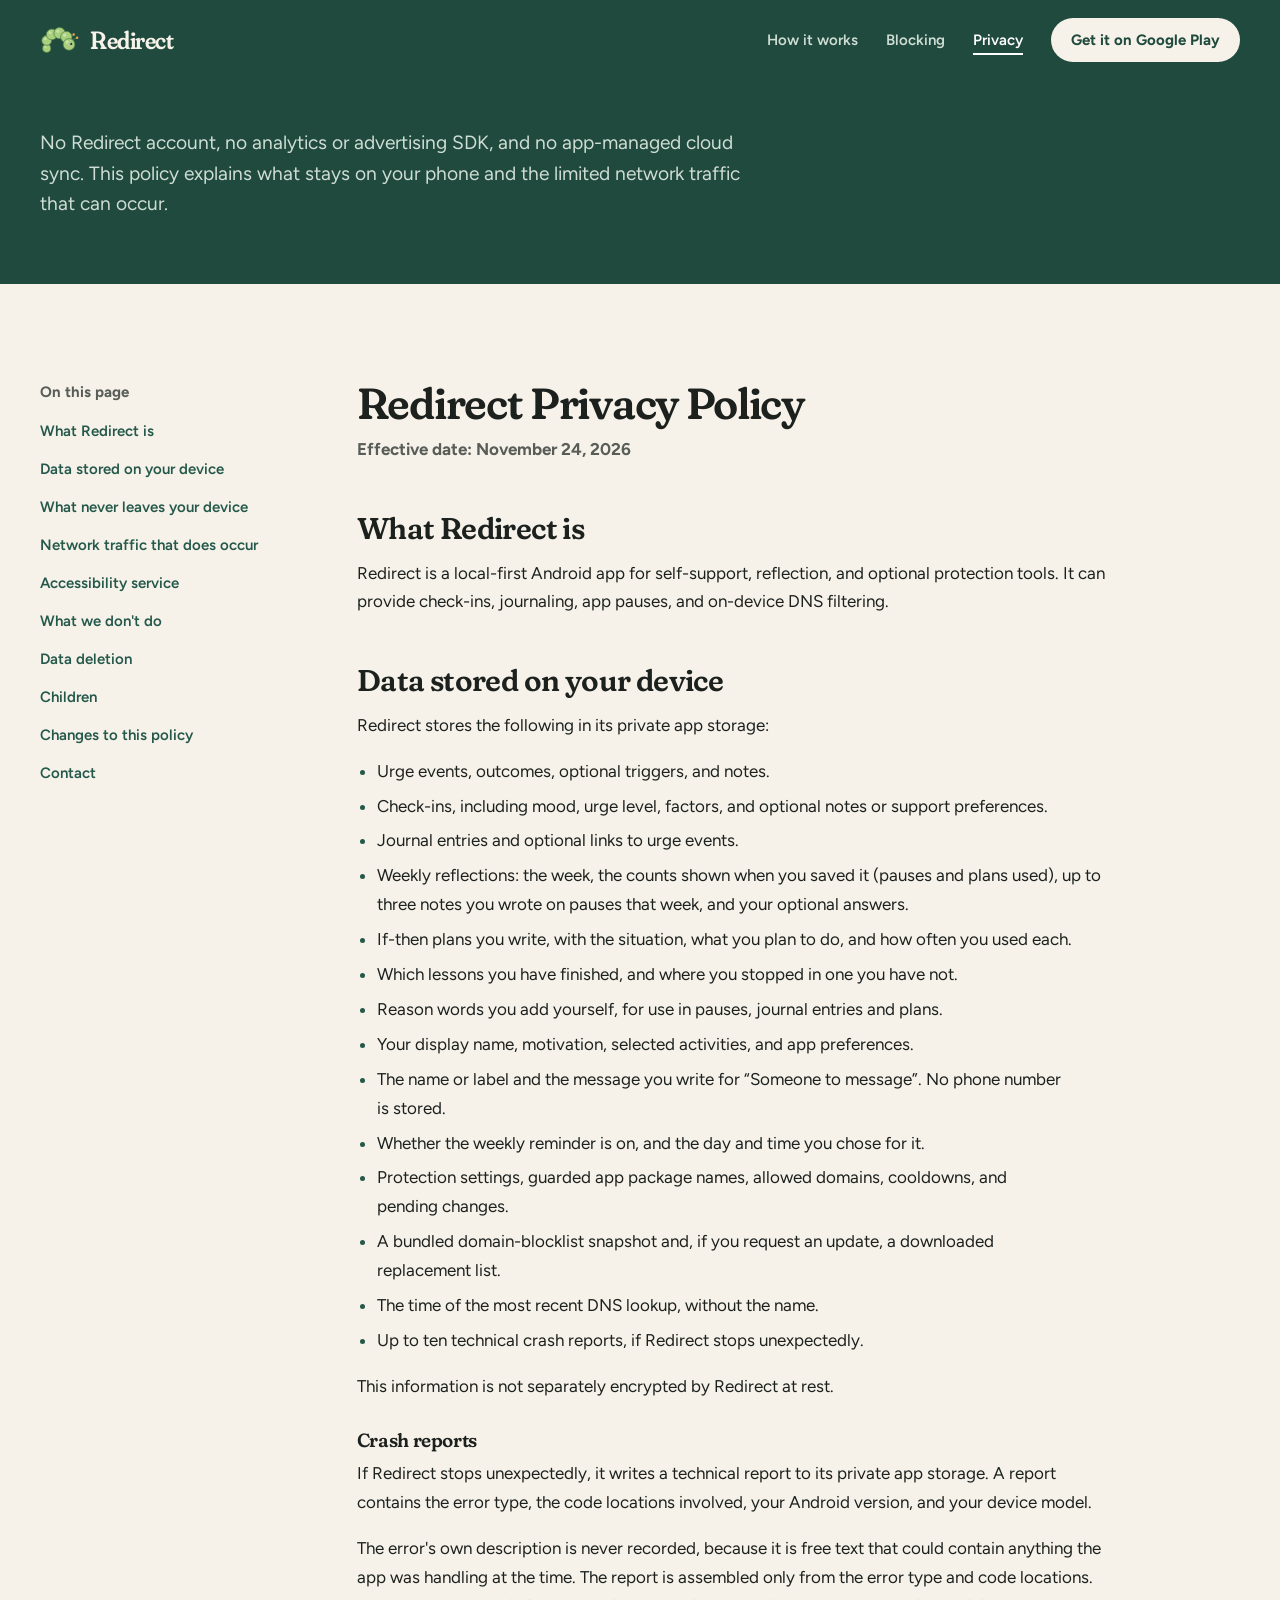
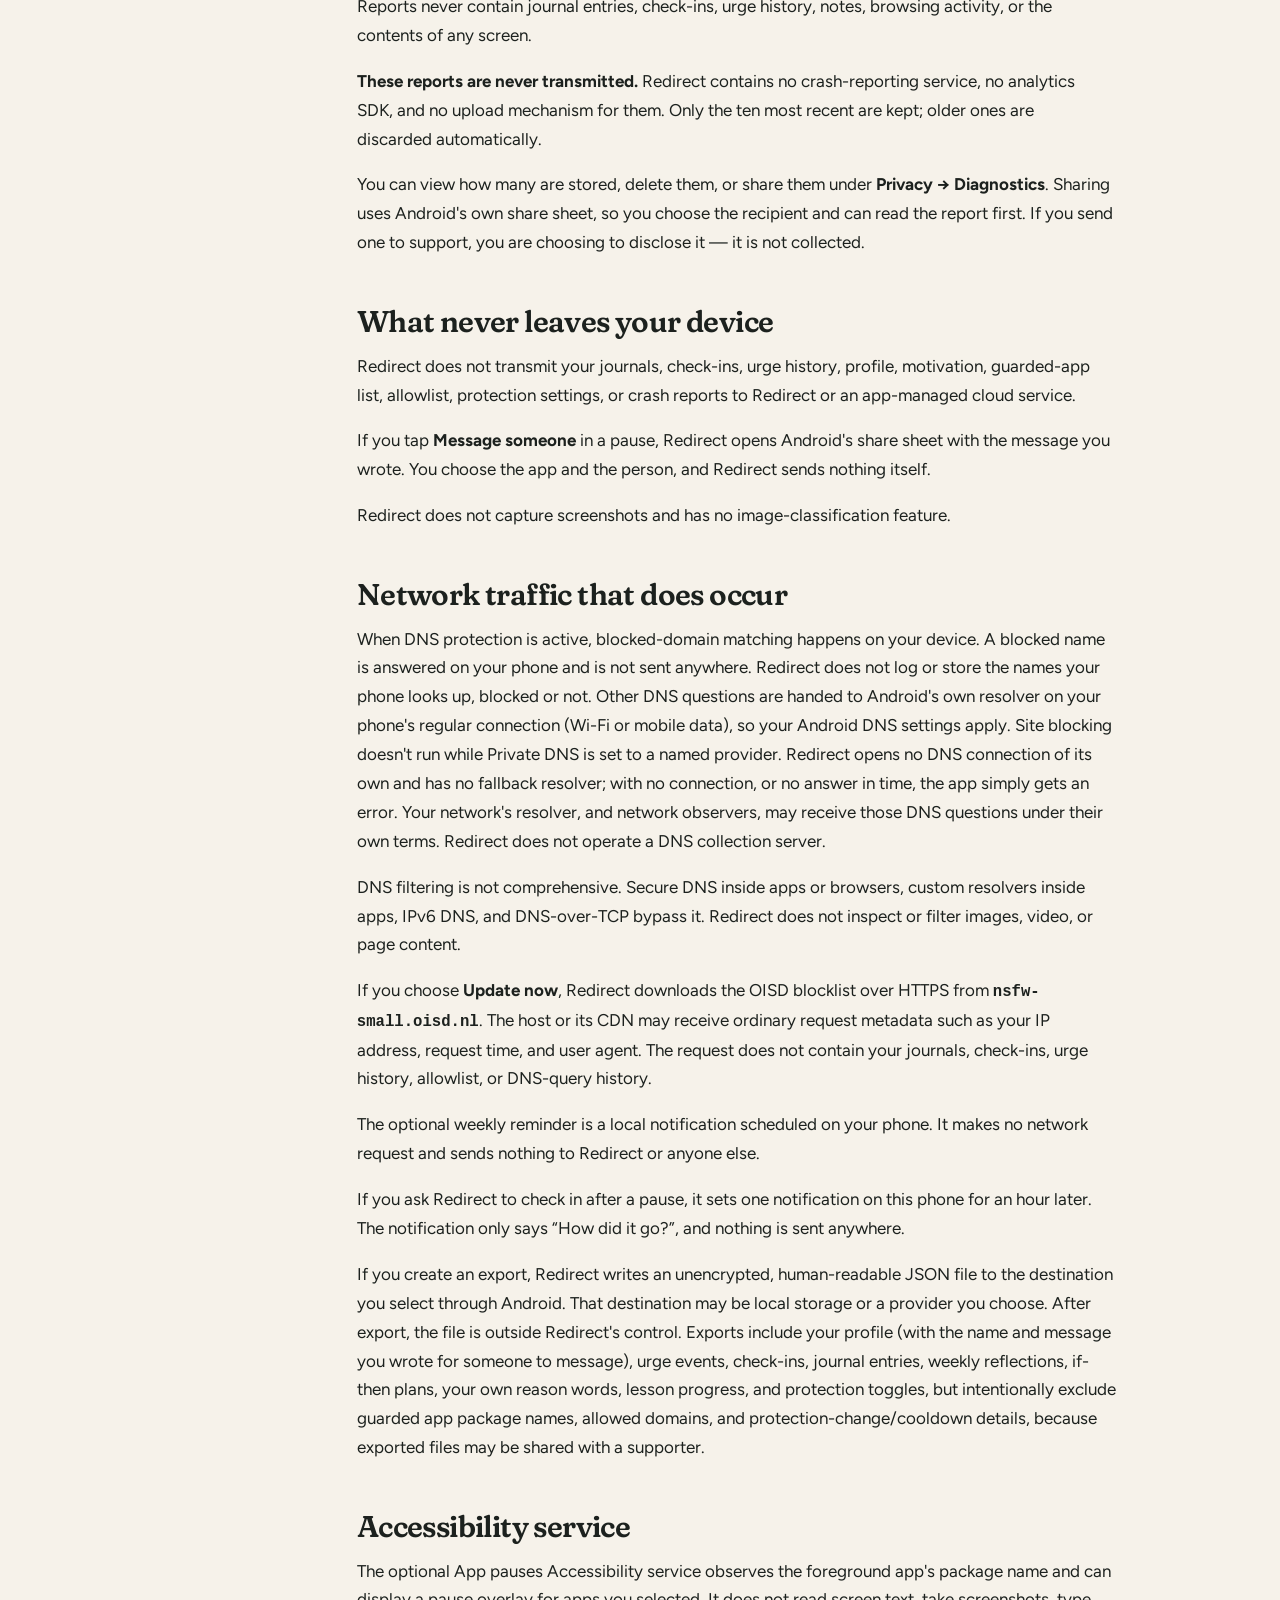
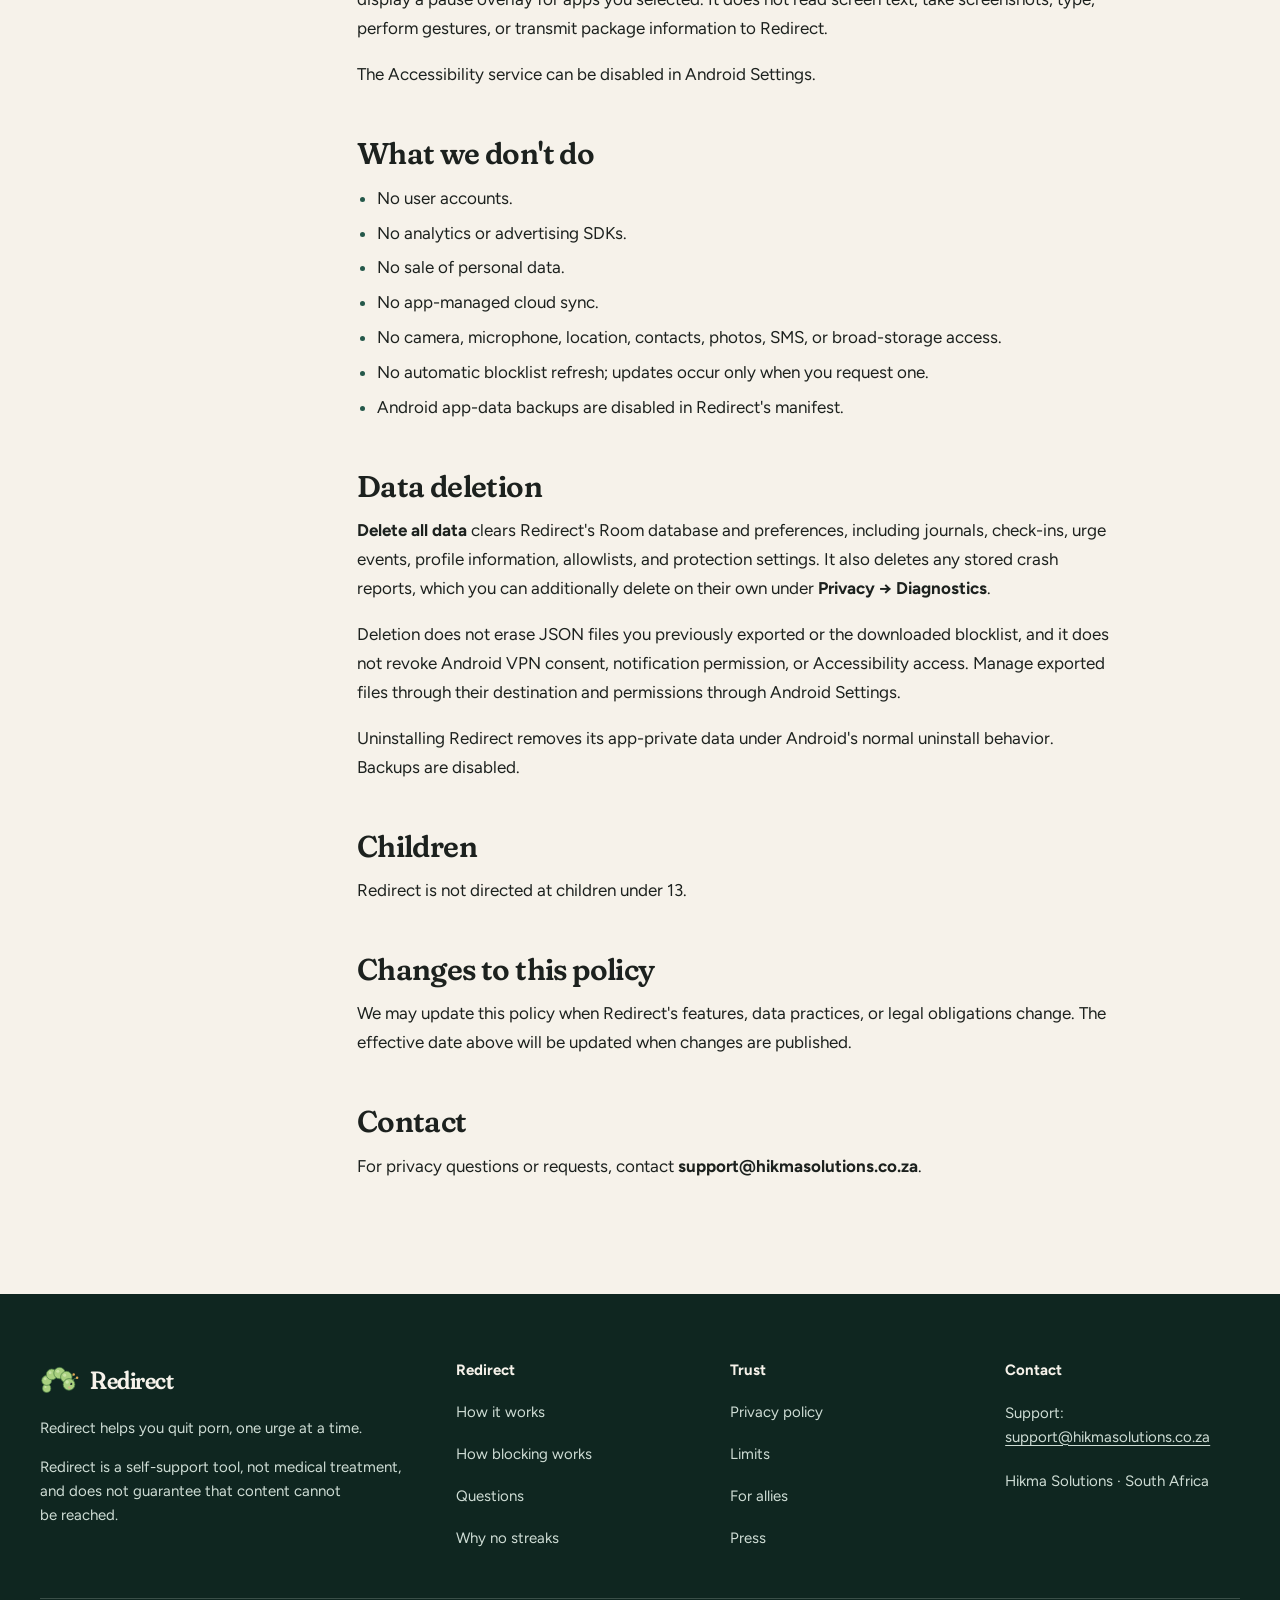
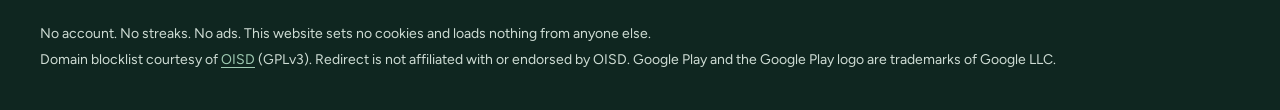
<file: privacy.html>
<!doctype html>
<html lang="en">
<head>
  <meta charset="utf-8">
  <meta name="viewport" content="width=device-width, initial-scale=1">
  <title>Privacy policy · Redirect</title>
  <meta name="description" content="How Redirect stores, processes, exports, and deletes data on your Android device. No account, no analytics, no app-managed cloud sync.">
  <meta name="theme-color" content="#1F4A3D" media="(prefers-color-scheme: light)">
  <meta name="theme-color" content="#1F4A3D" media="(prefers-color-scheme: dark)">
  <meta name="color-scheme" content="light dark">
  <link rel="canonical" href="https://redirect.hikmasolutions.co.za/privacy.html">
  <link rel="icon" href="favicon.svg" type="image/svg+xml">
  <link rel="icon" href="favicon-32.png" sizes="32x32" type="image/png">
  <link rel="apple-touch-icon" href="apple-touch-icon.png">
  <meta property="og:type" content="website">
  <meta property="og:site_name" content="Redirect">
  <meta property="og:title" content="Redirect privacy policy">
  <meta property="og:description" content="How Redirect stores, exports, and deletes data on your Android phone, and the limited network traffic that can occur.">
  <meta property="og:url" content="https://redirect.hikmasolutions.co.za/privacy.html">
  <meta property="og:image" content="https://redirect.hikmasolutions.co.za/og-privacy.png">
  <meta property="og:image:width" content="1200">
  <meta property="og:image:height" content="630">
  <meta property="og:image:alt" content="The Redirect logo and name on a pine-green background, with the words: What you write stays on your phone.">
  <meta name="twitter:card" content="summary_large_image">
  <meta name="twitter:title" content="Redirect privacy policy">
  <meta name="twitter:description" content="How Redirect stores, exports, and deletes data on your Android phone, and the limited network traffic that can occur.">
  <meta name="twitter:image" content="https://redirect.hikmasolutions.co.za/og-privacy.png">
  <link rel="stylesheet" href="site.css">
  <script src="site.js"></script>
</head>
<body>
  <a class="skip-link" href="#main">Skip to main content</a>
  <div class="top">
    <header class="site-header">
      <div class="shell">
        <a class="brand" href="index.html"><svg class="pip-mark" viewBox="18 24 72 54" aria-hidden="true" focusable="false"><g transform="translate(-4.5,-6) translate(54,54) scale(1.22) translate(-54,-54)"><g class="pm-body"><path fill="none" stroke="#4E7F46" stroke-width="1.4" stroke-linecap="round" d="M72.5,55.2 Q74,51 77.5,48.6 M76,56.6 Q79,54 82.4,53.4"/><path fill="#E3A857" d="M76,48.3a1.9,1.9 0 1,0 3.8,0a1.9,1.9 0 1,0 -3.8,0ZM81,53.2a1.9,1.9 0 1,0 3.8,0a1.9,1.9 0 1,0 -3.8,0Z"/><g fill="#A9D07F" stroke="#4E7F46" stroke-width="1.1"><circle cx="38.03" cy="68.81" r="6"/><circle cx="38.03" cy="57.19" r="7.2"/><circle cx="45.5" cy="48.28" r="7.92"/><circle cx="56.95" cy="46.26" r="8.4"/><circle cx="67.02" cy="52.07" r="8.4"/><circle cx="71" cy="63" r="8.6"/></g><g fill="#E4F2C8" fill-opacity=".55"><circle cx="36.28" cy="66.81" r="1.6"/><circle cx="35.93" cy="54.79" r="1.92"/><circle cx="43.19" cy="45.64" r="2.11"/><circle cx="54.5" cy="43.46" r="2.24"/><circle cx="64.57" cy="49.27" r="2.24"/><circle cx="68.2" cy="59.4" r="2.6"/></g><circle cx="71.6" cy="67.4" r="1.9" fill="#F2A58E" fill-opacity=".53"/><circle cx="74.2" cy="62.2" r="1.7" fill="#1C2B24"/><circle cx="73.6" cy="61.5" r=".55" fill="#fff"/></g></g></svg><span>Redirect</span></a>
        <nav class="nav" aria-label="Main">
          <a class="nav-text" href="index.html#pause">How it works</a>
          <a class="nav-text" href="how-blocking-works.html">Blocking</a>
          <a class="nav-text" href="privacy.html" aria-current="page">Privacy</a>
          <a class="nav-cta" href="https://play.google.com/store/apps/details?id=com.redirect.app" rel="noopener" data-play-link><span data-play-label>Get it on Google Play</span></a>
          <details class="menu">
            <summary>Menu</summary>
            <div class="menu-panel">
              <a href="index.html#pause">How it works</a>
              <a href="how-blocking-works.html">How blocking works</a>
              <a href="privacy.html" aria-current="page">Privacy</a>
              <a href="faq.html">Questions</a>
              <a href="for-allies.html">For allies</a>
              <a href="why-no-streaks.html">Why no streaks</a>
              <a href="press.html">Press</a>
              <a class="menu-cta" href="https://play.google.com/store/apps/details?id=com.redirect.app" rel="noopener" data-play-link><span data-play-label>Get it on Google Play</span></a>
            </div>
          </details>
        </nav>
      </div>
    </header>
    <div class="shell page-hero">
      <p class="lede">No Redirect account, no analytics or advertising SDK, and no app-managed cloud sync. This policy explains what stays on your phone and the limited network traffic that can occur.</p>
    </div>
  </div>

  <main id="main" class="shell layout">
    <nav class="toc" aria-label="Privacy policy sections">
      <strong>On this page</strong>
      <a href="#what">What Redirect is</a>
      <a href="#stored">Data stored on your device</a>
      <a href="#leaves">What never leaves your device</a>
      <a href="#network">Network traffic that does occur</a>
      <a href="#accessibility">Accessibility service</a>
      <a href="#not-do">What we don't do</a>
      <a href="#deletion">Data deletion</a>
      <a href="#children">Children</a>
      <a href="#changes">Changes to this policy</a>
      <a href="#contact">Contact</a>
    </nav>

    <article class="policy" id="policy-content">
      <h1>Redirect Privacy Policy</h1>
      <p class="effective"><strong>Effective date: November 24, 2026</strong></p>

      <h2 id="what">What Redirect is</h2>
      <p>Redirect is a local-first Android app for self-support, reflection, and optional protection tools. It can provide check-ins, journaling, app pauses, and on-device DNS filtering.</p>

      <h2 id="stored">Data stored on your device</h2>
      <p>Redirect stores the following in its private app storage:</p>
      <ul>
        <li>Urge events, outcomes, optional triggers, and notes.</li>
        <li>Check-ins, including mood, urge level, factors, and optional notes or support preferences.</li>
        <li>Journal entries and optional links to urge events.</li>
        <li>Weekly reflections: the week, the counts shown when you saved it (pauses and plans used), up to three notes you wrote on pauses that week, and your optional answers.</li>
        <li>If-then plans you write, with the situation, what you plan to do, and how often you used each.</li>
        <li>Which lessons you have finished, and where you stopped in one you have not.</li>
        <li>Reason words you add yourself, for use in pauses, journal entries and plans.</li>
        <li>Your display name, motivation, selected activities, and app preferences.</li>
        <li>The name or label and the message you write for &ldquo;Someone to message&rdquo;. No phone number is stored.</li>
        <li>Whether the weekly reminder is on, and the day and time you chose for it.</li>
        <li>Protection settings, guarded app package names, allowed domains, cooldowns, and pending changes.</li>
        <li>A bundled domain-blocklist snapshot and, if you request an update, a downloaded replacement list.</li>
        <li>The time of the most recent DNS lookup, without the name.</li>
        <li>Up to ten technical crash reports, if Redirect stops unexpectedly.</li>
      </ul>
      <p>This information is not separately encrypted by Redirect at rest.</p>

      <h3>Crash reports</h3>
      <p>If Redirect stops unexpectedly, it writes a technical report to its private app storage. A
        report contains the error type, the code locations involved, your Android version, and your
        device model.</p>
      <p>The error's own description is never recorded, because it is free text that could contain
        anything the app was handling at the time. The report is assembled only from the error type
        and code locations. Reports never contain journal entries, check-ins, urge
        history, notes, browsing activity, or the contents of any screen.</p>
      <p><strong>These reports are never transmitted.</strong> Redirect contains no crash-reporting
        service, no analytics SDK, and no upload mechanism for them. Only the ten most recent are
        kept; older ones are discarded automatically.</p>
      <p>You can view how many are stored, delete them, or share them under
        <strong>Privacy &rarr; Diagnostics</strong>. Sharing uses Android's own share sheet, so you
        choose the recipient and can read the report first. If you send one to support, you are
        choosing to disclose it — it is not collected.</p>

      <h2 id="leaves">What never leaves your device</h2>
      <p>Redirect does not transmit your journals, check-ins, urge history, profile, motivation, guarded-app list, allowlist, protection settings, or crash reports to Redirect or an app-managed cloud service.</p>
      <p>If you tap <strong>Message someone</strong> in a pause, Redirect opens Android's share sheet with the message you wrote. You choose the app and the person, and Redirect sends nothing itself.</p>
      <p>Redirect does not capture screenshots and has no image-classification feature.</p>

      <h2 id="network">Network traffic that does occur</h2>
      <p>When DNS protection is active, blocked-domain matching happens on your device. A blocked name is answered on your phone and is not sent anywhere. Redirect does not log or store the names your phone looks up, blocked or not. Other DNS questions are handed to Android's own resolver on your phone's regular connection (Wi-Fi or mobile data), so your Android DNS settings apply. Site blocking doesn't run while Private DNS is set to a named provider. Redirect opens no DNS connection of its own and has no fallback resolver; with no connection, or no answer in time, the app simply gets an error. Your network's resolver, and network observers, may receive those DNS questions under their own terms. Redirect does not operate a DNS collection server.</p>
      <p>DNS filtering is not comprehensive. Secure DNS inside apps or browsers, custom resolvers inside apps, IPv6 DNS, and DNS-over-TCP bypass it. Redirect does not inspect or filter images, video, or page content.</p>
      <p>If you choose <strong>Update now</strong>, Redirect downloads the OISD blocklist over HTTPS from <code>nsfw-small.oisd.nl</code>. The host or its CDN may receive ordinary request metadata such as your IP address, request time, and user agent. The request does not contain your journals, check-ins, urge history, allowlist, or DNS-query history.</p>
      <p>The optional weekly reminder is a local notification scheduled on your phone. It makes no network request and sends nothing to Redirect or anyone else.</p>
      <p>If you ask Redirect to check in after a pause, it sets one notification on this phone for an hour later. The notification only says “How did it go?”, and nothing is sent anywhere.</p>
      <p>If you create an export, Redirect writes an unencrypted, human-readable JSON file to the destination you select through Android. That destination may be local storage or a provider you choose. After export, the file is outside Redirect's control. Exports include your profile (with the name and message you wrote for someone to message), urge events, check-ins, journal entries, weekly reflections, if-then plans, your own reason words, lesson progress, and protection toggles, but intentionally exclude guarded app package names, allowed domains, and protection-change/cooldown details, because exported files may be shared with a supporter.</p>

      <h2 id="accessibility">Accessibility service</h2>
      <p>The optional App pauses Accessibility service observes the foreground app's package name and can display a pause overlay for apps you selected. It does not read screen text, take screenshots, type, perform gestures, or transmit package information to Redirect.</p>
      <p>The Accessibility service can be disabled in Android Settings.</p>

      <h2 id="not-do">What we don't do</h2>
      <ul>
        <li>No user accounts.</li>
        <li>No analytics or advertising SDKs.</li>
        <li>No sale of personal data.</li>
        <li>No app-managed cloud sync.</li>
        <li>No camera, microphone, location, contacts, photos, SMS, or broad-storage access.</li>
        <li>No automatic blocklist refresh; updates occur only when you request one.</li>
        <li>Android app-data backups are disabled in Redirect's manifest.</li>
      </ul>

      <h2 id="deletion">Data deletion</h2>
      <p><strong>Delete all data</strong> clears Redirect's Room database and preferences, including journals, check-ins, urge events, profile information, allowlists, and protection settings. It also deletes any stored crash reports, which you can additionally delete on their own under <strong>Privacy &rarr; Diagnostics</strong>.</p>
      <p>Deletion does not erase JSON files you previously exported or the downloaded blocklist, and it does not revoke Android VPN consent, notification permission, or Accessibility access. Manage exported files through their destination and permissions through Android Settings.</p>
      <p>Uninstalling Redirect removes its app-private data under Android's normal uninstall behavior. Backups are disabled.</p>

      <h2 id="children">Children</h2>
      <p>Redirect is not directed at children under 13.</p>

      <h2 id="changes">Changes to this policy</h2>
      <p>We may update this policy when Redirect's features, data practices, or legal obligations change. The effective date above will be updated when changes are published.</p>

      <h2 id="contact">Contact</h2>
      <p>For privacy questions or requests, contact <strong>support@hikmasolutions.co.za</strong>.</p>
    </article>
  </main>

  <footer class="site-footer">
    <div class="shell">
      <div class="footer-grid">
        <div class="footer-about">
          <a class="brand" href="index.html"><svg class="pip-mark" viewBox="18 24 72 54" aria-hidden="true" focusable="false"><g transform="translate(-4.5,-6) translate(54,54) scale(1.22) translate(-54,-54)"><g class="pm-body"><path fill="none" stroke="#4E7F46" stroke-width="1.4" stroke-linecap="round" d="M72.5,55.2 Q74,51 77.5,48.6 M76,56.6 Q79,54 82.4,53.4"/><path fill="#E3A857" d="M76,48.3a1.9,1.9 0 1,0 3.8,0a1.9,1.9 0 1,0 -3.8,0ZM81,53.2a1.9,1.9 0 1,0 3.8,0a1.9,1.9 0 1,0 -3.8,0Z"/><g fill="#A9D07F" stroke="#4E7F46" stroke-width="1.1"><circle cx="38.03" cy="68.81" r="6"/><circle cx="38.03" cy="57.19" r="7.2"/><circle cx="45.5" cy="48.28" r="7.92"/><circle cx="56.95" cy="46.26" r="8.4"/><circle cx="67.02" cy="52.07" r="8.4"/><circle cx="71" cy="63" r="8.6"/></g><g fill="#E4F2C8" fill-opacity=".55"><circle cx="36.28" cy="66.81" r="1.6"/><circle cx="35.93" cy="54.79" r="1.92"/><circle cx="43.19" cy="45.64" r="2.11"/><circle cx="54.5" cy="43.46" r="2.24"/><circle cx="64.57" cy="49.27" r="2.24"/><circle cx="68.2" cy="59.4" r="2.6"/></g><circle cx="71.6" cy="67.4" r="1.9" fill="#F2A58E" fill-opacity=".53"/><circle cx="74.2" cy="62.2" r="1.7" fill="#1C2B24"/><circle cx="73.6" cy="61.5" r=".55" fill="#fff"/></g></g></svg><span>Redirect</span></a>
          <p>Redirect helps you quit porn, one urge at a time.</p>
          <p>Redirect is a self-support tool, not medical treatment, and does not guarantee that content cannot be reached.</p>
        </div>
        <nav class="footer-links" aria-label="Redirect">
          <h2>Redirect</h2>
          <a href="index.html#pause">How it works</a>
          <a href="how-blocking-works.html">How blocking works</a>
          <a href="faq.html">Questions</a>
          <a href="why-no-streaks.html">Why no streaks</a>
        </nav>
        <nav class="footer-links" aria-label="Trust and press">
          <h2>Trust</h2>
          <a href="privacy.html">Privacy policy</a>
          <a href="index.html#guardrails">Limits</a>
          <a href="for-allies.html">For allies</a>
          <a href="press.html">Press</a>
        </nav>
        <div class="footer-links footer-contact">
          <h2>Contact</h2>
          <span>Support: <a href="mailto:support@hikmasolutions.co.za">support@hikmasolutions.co.za</a></span>
          <span>Hikma Solutions &middot; South Africa</span>
        </div>
      </div>
      <div class="footer-bottom">
        <p>No account. No streaks. No ads. This website sets no cookies and loads nothing from anyone else.</p>
        <p>Domain blocklist courtesy of <a href="https://oisd.nl/">OISD</a> (GPLv3). Redirect is not affiliated with or endorsed by OISD. Google Play and the Google Play logo are trademarks of Google LLC.</p>
      </div>
    </div>
  </footer>
</body>
</html>
</file>
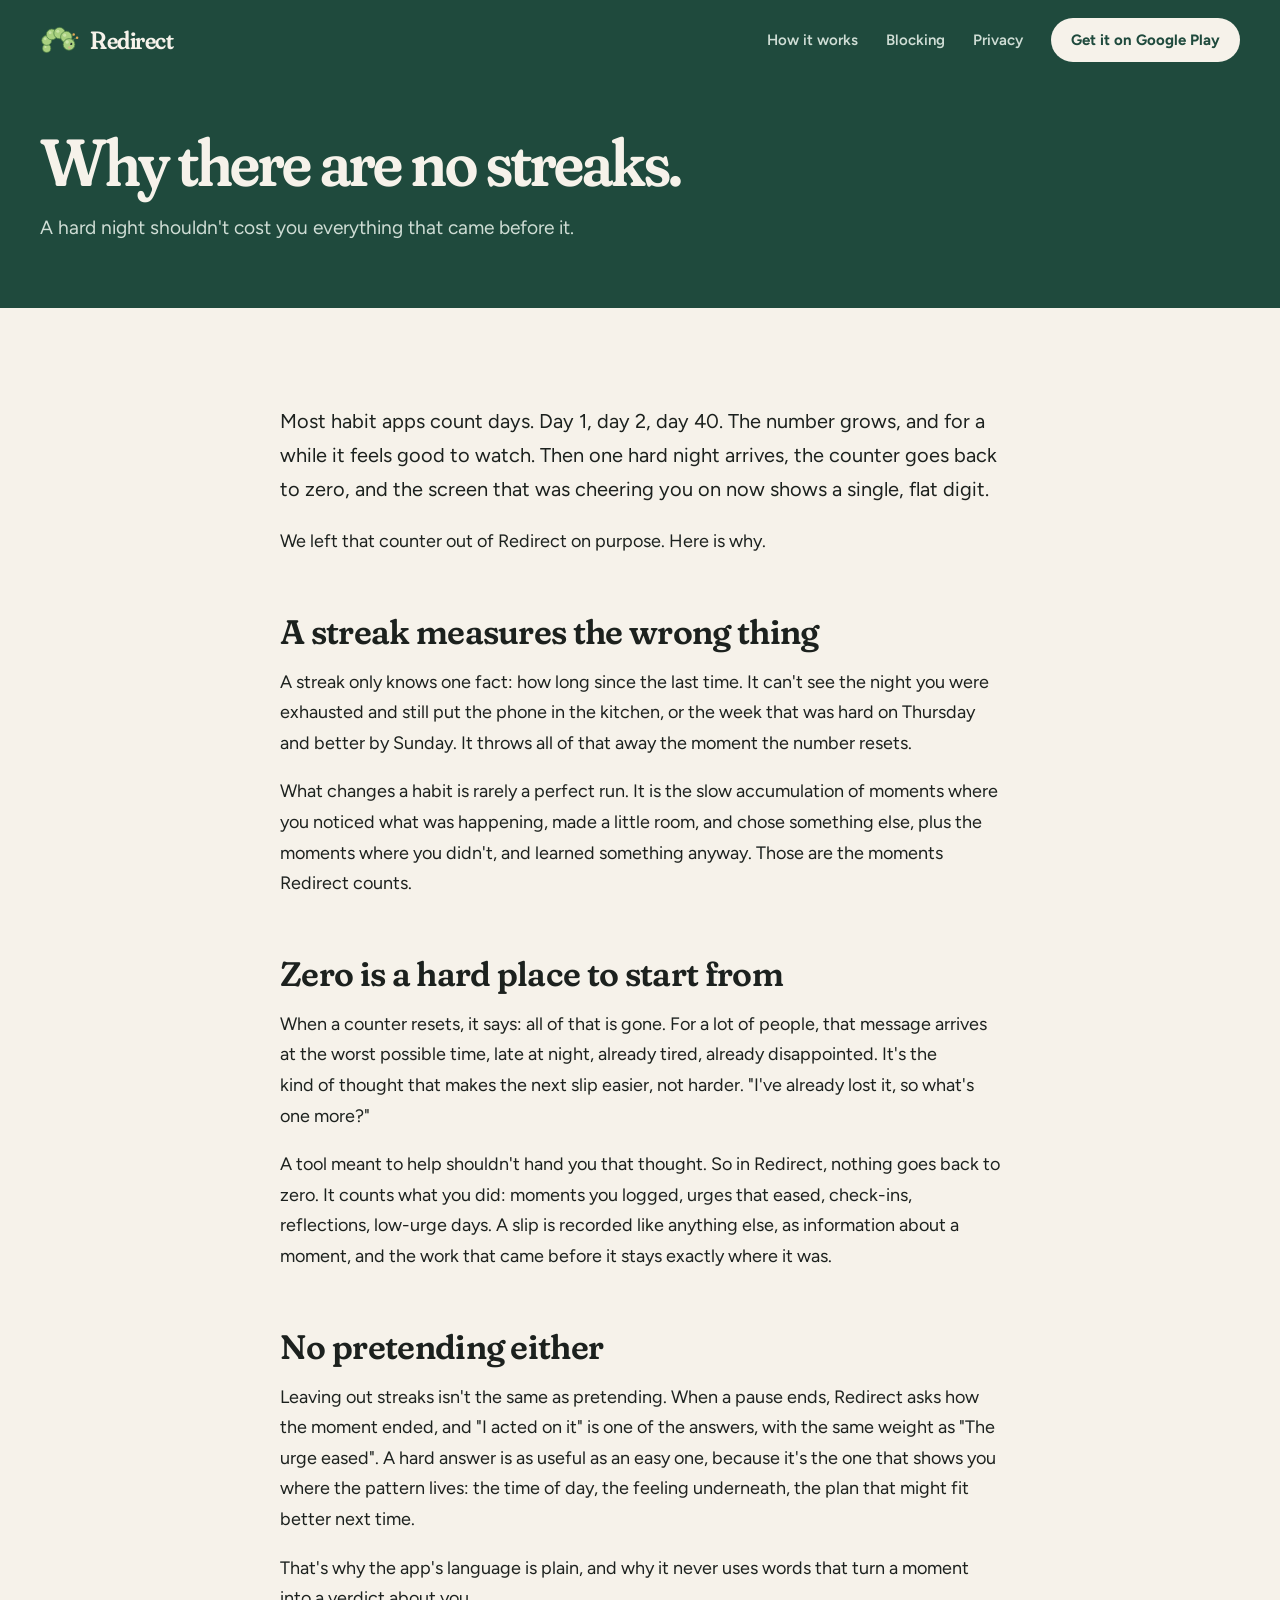
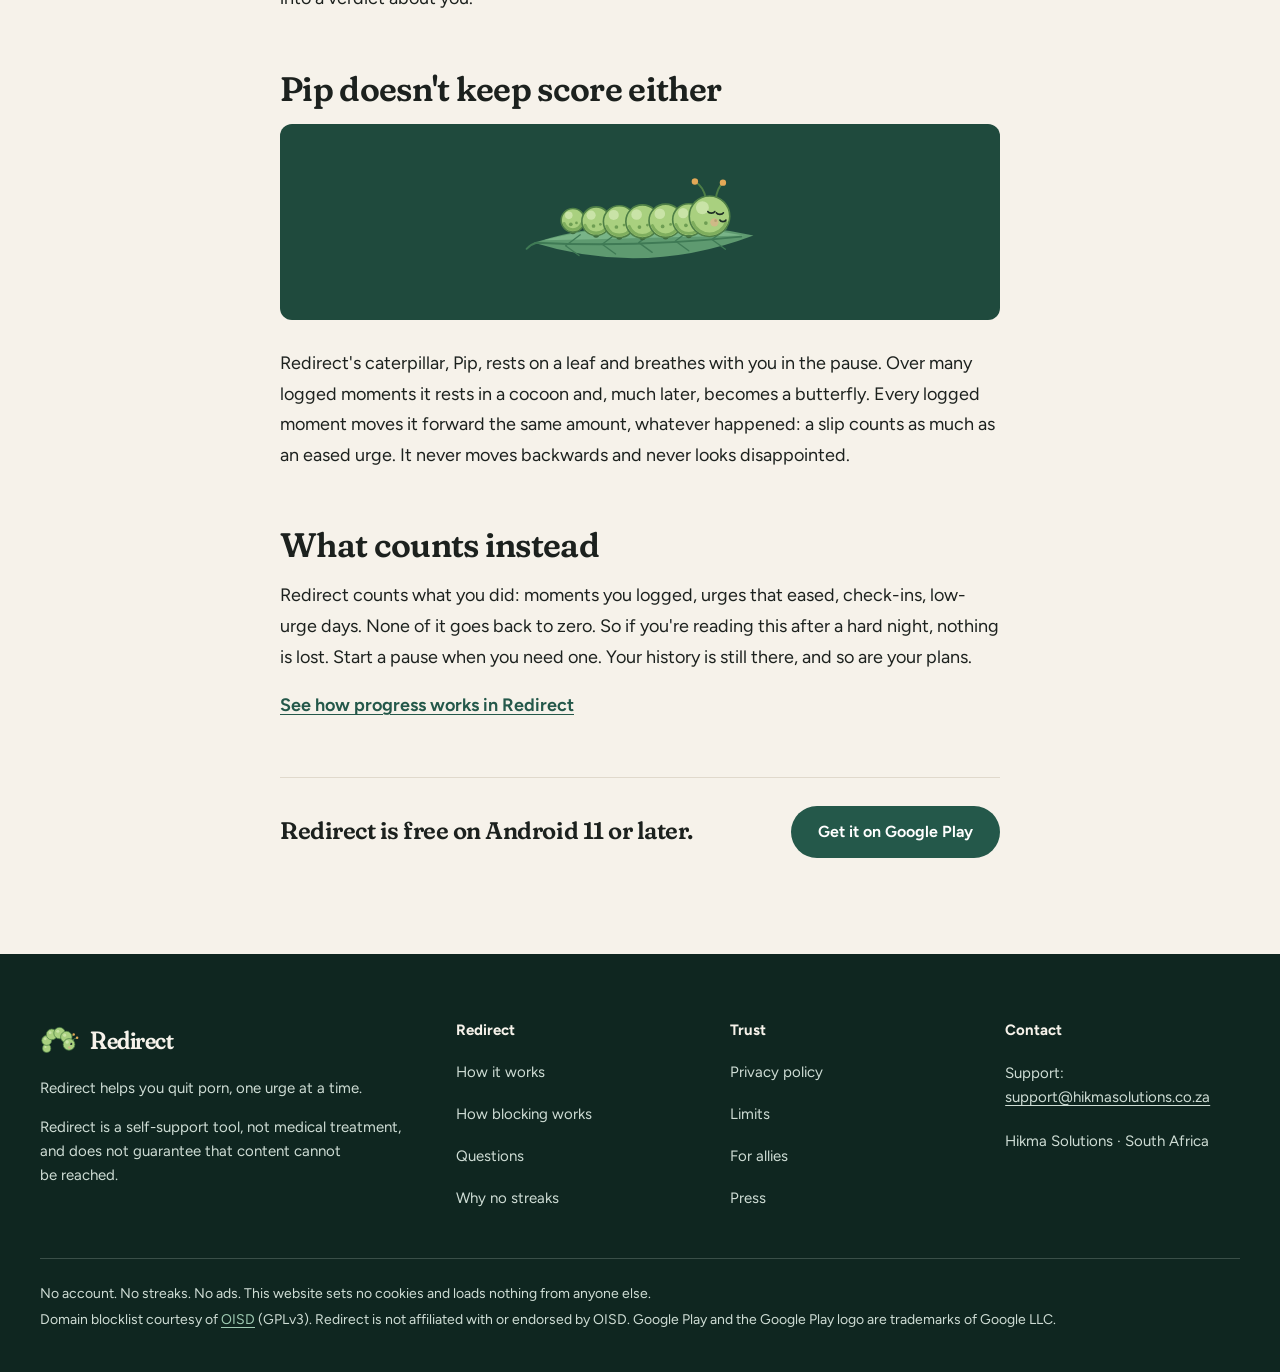
<file: why-no-streaks.html>
<!doctype html>
<html lang="en">
<head>
  <meta charset="utf-8">
  <meta name="viewport" content="width=device-width, initial-scale=1">
  <title>Why Redirect has no streaks</title>
  <meta name="description" content="A short essay on why Redirect has no streak counter: a hard night goes in your log as one night, and nothing resets.">
  <meta name="theme-color" content="#1F4A3D" media="(prefers-color-scheme: light)">
  <meta name="theme-color" content="#1F4A3D" media="(prefers-color-scheme: dark)">
  <meta name="color-scheme" content="light dark">
  <link rel="canonical" href="https://redirect.hikmasolutions.co.za/why-no-streaks.html">
  <link rel="icon" href="favicon.svg" type="image/svg+xml">
  <link rel="icon" href="favicon-32.png" sizes="32x32" type="image/png">
  <link rel="apple-touch-icon" href="apple-touch-icon.png">
  <meta property="og:type" content="website">
  <meta property="og:site_name" content="Redirect">
  <meta property="og:title" content="Why Redirect has no streaks">
  <meta property="og:description" content="A short essay on why Redirect has no streak counter: a hard night goes in your log as one night, and nothing resets.">
  <meta property="og:url" content="https://redirect.hikmasolutions.co.za/why-no-streaks.html">
  <meta property="og:image" content="https://redirect.hikmasolutions.co.za/og.png">
  <meta property="og:image:width" content="1200">
  <meta property="og:image:height" content="630">
  <meta property="og:image:alt" content="The Redirect logo and name on a pine-green background, with the words: A calm pause, when it matters.">
  <meta name="twitter:card" content="summary_large_image">
  <meta name="twitter:title" content="Why Redirect has no streaks">
  <meta name="twitter:description" content="A short essay on why Redirect has no streak counter: a hard night goes in your log as one night, and nothing resets.">
  <meta name="twitter:image" content="https://redirect.hikmasolutions.co.za/og.png">
  <link rel="stylesheet" href="site.css">
  <script src="site.js"></script>
</head>
<body>
  <a class="skip-link" href="#main">Skip to main content</a>
  <div class="top">
    <header class="site-header">
      <div class="shell">
        <a class="brand" href="index.html"><svg class="pip-mark" viewBox="18 24 72 54" aria-hidden="true" focusable="false"><g transform="translate(-4.5,-6) translate(54,54) scale(1.22) translate(-54,-54)"><g class="pm-body"><path fill="none" stroke="#4E7F46" stroke-width="1.4" stroke-linecap="round" d="M72.5,55.2 Q74,51 77.5,48.6 M76,56.6 Q79,54 82.4,53.4"/><path fill="#E3A857" d="M76,48.3a1.9,1.9 0 1,0 3.8,0a1.9,1.9 0 1,0 -3.8,0ZM81,53.2a1.9,1.9 0 1,0 3.8,0a1.9,1.9 0 1,0 -3.8,0Z"/><g fill="#A9D07F" stroke="#4E7F46" stroke-width="1.1"><circle cx="38.03" cy="68.81" r="6"/><circle cx="38.03" cy="57.19" r="7.2"/><circle cx="45.5" cy="48.28" r="7.92"/><circle cx="56.95" cy="46.26" r="8.4"/><circle cx="67.02" cy="52.07" r="8.4"/><circle cx="71" cy="63" r="8.6"/></g><g fill="#E4F2C8" fill-opacity=".55"><circle cx="36.28" cy="66.81" r="1.6"/><circle cx="35.93" cy="54.79" r="1.92"/><circle cx="43.19" cy="45.64" r="2.11"/><circle cx="54.5" cy="43.46" r="2.24"/><circle cx="64.57" cy="49.27" r="2.24"/><circle cx="68.2" cy="59.4" r="2.6"/></g><circle cx="71.6" cy="67.4" r="1.9" fill="#F2A58E" fill-opacity=".53"/><circle cx="74.2" cy="62.2" r="1.7" fill="#1C2B24"/><circle cx="73.6" cy="61.5" r=".55" fill="#fff"/></g></g></svg><span>Redirect</span></a>
        <nav class="nav" aria-label="Main">
          <a class="nav-text" href="index.html#pause">How it works</a>
          <a class="nav-text" href="how-blocking-works.html">Blocking</a>
          <a class="nav-text" href="privacy.html">Privacy</a>
          <a class="nav-cta" href="https://play.google.com/store/apps/details?id=com.redirect.app" rel="noopener" data-play-link><span data-play-label>Get it on Google Play</span></a>
          <details class="menu">
            <summary>Menu</summary>
            <div class="menu-panel">
              <a href="index.html#pause">How it works</a>
              <a href="how-blocking-works.html">How blocking works</a>
              <a href="privacy.html">Privacy</a>
              <a href="faq.html">Questions</a>
              <a href="for-allies.html">For allies</a>
              <a href="why-no-streaks.html" aria-current="page">Why no streaks</a>
              <a href="press.html">Press</a>
              <a class="menu-cta" href="https://play.google.com/store/apps/details?id=com.redirect.app" rel="noopener" data-play-link><span data-play-label>Get it on Google Play</span></a>
            </div>
          </details>
        </nav>
      </div>
    </header>
    <div class="shell page-hero">
      <h1>Why there are no streaks.</h1>
      <p class="lede">A hard night shouldn't cost you everything that came before it.</p>
    </div>
  </div>
  <main id="main" class="page-body">
    <article class="narrow prose">
      <p>Most habit apps count days. Day 1, day 2, day 40. The number grows, and for a while it feels good to watch. Then one hard night arrives, the counter goes back to zero, and the screen that was cheering you on now shows a single, flat digit.</p>
      <p>We left that counter out of Redirect on purpose. Here is why.</p>

      <h2>A streak measures the wrong thing</h2>
      <p>A streak only knows one fact: how long since the last time. It can't see the night you were exhausted and still put the phone in the kitchen, or the week that was hard on Thursday and better by Sunday. It throws all of that away the moment the number resets.</p>
      <p>What changes a habit is rarely a perfect run. It is the slow accumulation of moments where you noticed what was happening, made a little room, and chose something else, plus the moments where you didn't, and learned something anyway. Those are the moments Redirect counts.</p>

      <h2>Zero is a hard place to start from</h2>
      <p>When a counter resets, it says: all of that is gone. For a lot of people, that message arrives at the worst possible time, late at night, already tired, already disappointed. It's the kind of thought that makes the next slip easier, not harder. "I've already lost it, so what's one more?"</p>
      <p>A tool meant to help shouldn't hand you that thought. So in Redirect, nothing goes back to zero. It counts what you did: moments you logged, urges that eased, check-ins, reflections, low-urge days. A slip is recorded like anything else, as information about a moment, and the work that came before it stays exactly where it was.</p>

      <h2>No pretending either</h2>
      <p>Leaving out streaks isn't the same as pretending. When a pause ends, Redirect asks how the moment ended, and "I acted on it" is one of the answers, with the same weight as "The urge eased". A hard answer is as useful as an easy one, because it's the one that shows you where the pattern lives: the time of day, the feeling underneath, the plan that might fit better next time.</p>
      <p>That's why the app's language is plain, and why it never uses words that turn a moment into a verdict about you.</p>

      <h2>Pip doesn't keep score either</h2>
      <figure class="pip-figure">
        <img class="pip-breathing" src="img/pip.svg" width="237" height="100" loading="lazy" decoding="async" alt="Pip, the green caterpillar, lying on a leaf.">
      </figure>
      <p>Redirect's caterpillar, Pip, rests on a leaf and breathes with you in the pause. Over many logged moments it rests in a cocoon and, much later, becomes a butterfly. Every logged moment moves it forward the same amount, whatever happened: a slip counts as much as an eased urge. It never moves backwards and never looks disappointed.</p>

      <h2>What counts instead</h2>
      <p>Redirect counts what you did: moments you logged, urges that eased, check-ins, low-urge days. None of it goes back to zero. So if you're reading this after a hard night, nothing is lost. Start a pause when you need one. Your history is still there, and so are your plans.</p>
      <p><a href="index.html#progress">See how progress works in Redirect</a></p>
      <aside class="page-cta" aria-label="Get Redirect">
        <p>Redirect is free on Android 11 or later.</p>
        <a class="btn btn-primary" href="https://play.google.com/store/apps/details?id=com.redirect.app" rel="noopener" data-play-link><span data-play-label>Get it on Google Play</span></a>
      </aside>
    </article>
  </main>

  <footer class="site-footer">
    <div class="shell">
      <div class="footer-grid">
        <div class="footer-about">
          <a class="brand" href="index.html"><svg class="pip-mark" viewBox="18 24 72 54" aria-hidden="true" focusable="false"><g transform="translate(-4.5,-6) translate(54,54) scale(1.22) translate(-54,-54)"><g class="pm-body"><path fill="none" stroke="#4E7F46" stroke-width="1.4" stroke-linecap="round" d="M72.5,55.2 Q74,51 77.5,48.6 M76,56.6 Q79,54 82.4,53.4"/><path fill="#E3A857" d="M76,48.3a1.9,1.9 0 1,0 3.8,0a1.9,1.9 0 1,0 -3.8,0ZM81,53.2a1.9,1.9 0 1,0 3.8,0a1.9,1.9 0 1,0 -3.8,0Z"/><g fill="#A9D07F" stroke="#4E7F46" stroke-width="1.1"><circle cx="38.03" cy="68.81" r="6"/><circle cx="38.03" cy="57.19" r="7.2"/><circle cx="45.5" cy="48.28" r="7.92"/><circle cx="56.95" cy="46.26" r="8.4"/><circle cx="67.02" cy="52.07" r="8.4"/><circle cx="71" cy="63" r="8.6"/></g><g fill="#E4F2C8" fill-opacity=".55"><circle cx="36.28" cy="66.81" r="1.6"/><circle cx="35.93" cy="54.79" r="1.92"/><circle cx="43.19" cy="45.64" r="2.11"/><circle cx="54.5" cy="43.46" r="2.24"/><circle cx="64.57" cy="49.27" r="2.24"/><circle cx="68.2" cy="59.4" r="2.6"/></g><circle cx="71.6" cy="67.4" r="1.9" fill="#F2A58E" fill-opacity=".53"/><circle cx="74.2" cy="62.2" r="1.7" fill="#1C2B24"/><circle cx="73.6" cy="61.5" r=".55" fill="#fff"/></g></g></svg><span>Redirect</span></a>
          <p>Redirect helps you quit porn, one urge at a time.</p>
          <p>Redirect is a self-support tool, not medical treatment, and does not guarantee that content cannot be reached.</p>
        </div>
        <nav class="footer-links" aria-label="Redirect">
          <h2>Redirect</h2>
          <a href="index.html#pause">How it works</a>
          <a href="how-blocking-works.html">How blocking works</a>
          <a href="faq.html">Questions</a>
          <a href="why-no-streaks.html">Why no streaks</a>
        </nav>
        <nav class="footer-links" aria-label="Trust and press">
          <h2>Trust</h2>
          <a href="privacy.html">Privacy policy</a>
          <a href="index.html#guardrails">Limits</a>
          <a href="for-allies.html">For allies</a>
          <a href="press.html">Press</a>
        </nav>
        <div class="footer-links footer-contact">
          <h2>Contact</h2>
          <span>Support: <a href="mailto:support@hikmasolutions.co.za">support@hikmasolutions.co.za</a></span>
          <span>Hikma Solutions &middot; South Africa</span>
        </div>
      </div>
      <div class="footer-bottom">
        <p>No account. No streaks. No ads. This website sets no cookies and loads nothing from anyone else.</p>
        <p>Domain blocklist courtesy of <a href="https://oisd.nl/">OISD</a> (GPLv3). Redirect is not affiliated with or endorsed by OISD. Google Play and the Google Play logo are trademarks of Google LLC.</p>
      </div>
    </div>
  </footer>
</body>
</html>
</file>
<file: site.css>
/* Redirect website: shared styles for every page. No external requests: fonts are self-hosted
   (SIL OFL; licence texts ship beside them in fonts/). Light and dark themes; ?theme=dark or
   ?theme=light forces one (site.js sets data-theme on <html>).
   Colours are the app's own (core-ui Color.kt; docs/brand/BRAND.md): flat Pine bands for the
   night-time moments (hero, privacy), warm paper for everything you read in daylight.
   One visual system: Fraunces 600 for every headline on one type scale, one section rhythm,
   two corner radii (--r for surfaces, 999px for buttons), hairline rules instead of boxes.
   One ambient motion: the hero breathes, 4 s in and 6 s out. */
@font-face { font-family: "Fraunces"; src: url("fonts/Fraunces-Variable.ttf") format("truetype"); font-weight: 100 900; font-display: swap; }
@font-face { font-family: "Figtree"; src: url("fonts/Figtree-Variable.ttf") format("truetype"); font-weight: 300 900; font-display: swap; }

:root {
  color-scheme: light;
  --paper: #F6F2EA;
  --paper-2: #EDE7DC;
  --surface: #FFFCF7;
  --ink: #1C211E;
  --muted: #585D57;
  --line: #E0D9CC;
  --accent: #24584A;
  --stop: #8A6A3F;
  --btn: #24584A;
  --btn-hover: #1F4A3D;
  --btn-ink: #FFFFFF;
  --shadow: 0 30px 60px -20px rgba(18, 48, 42, .28);
  /* Pine is the brand surface: the same flat #1F4A3D in both themes (BRAND.md). */
  --pine: #1F4A3D;
  --pine-deep: #15352C;
  --pine-ink: #F6F2EA;
  --pine-muted: #CFDDD5;
  --pine-sage: #9FCBB3;
  --pine-line: rgba(207, 221, 213, .22);
  --footer: #0F2620;
  --focus: #E9C46A;
  --sans: "Figtree", "Segoe UI Variable", "Segoe UI", system-ui, -apple-system, sans-serif;
  --serif: "Fraunces", Georgia, "Times New Roman", serif;
  --shell: 1200px;
  --r: 12px;
  /* The type scale. */
  --fs-h1: clamp(40px, 5.2vw, 72px);
  --fs-h2: clamp(30px, 3.4vw, 46px);
  --fs-h3: 22px;
  --fs-lead: clamp(18px, 1.5vw, 20px);
  --section: clamp(56px, 8vw, 96px);
}
@media (prefers-color-scheme: dark) {
  :root:not([data-theme="light"]) {
    color-scheme: dark;
    --paper: #0E1A17;
    --paper-2: #13231F;
    --surface: #172925;
    --ink: #E9F1ED;
    --muted: #A8BAB4;
    --line: #2C3F3A;
    --accent: #8FD3BB;
    --stop: #E1C394;
    --btn: #F6F2EA;
    --btn-hover: #FFFFFF;
    --btn-ink: #15352C;
    --shadow: 0 30px 60px -20px rgba(0, 0, 0, .6);
    --footer: #091714;
  }
}
:root[data-theme="dark"] {
  color-scheme: dark;
  --paper: #0E1A17;
  --paper-2: #13231F;
  --surface: #172925;
  --ink: #E9F1ED;
  --muted: #A8BAB4;
  --line: #2C3F3A;
  --accent: #8FD3BB;
  --stop: #E1C394;
  --btn: #F6F2EA;
  --btn-hover: #FFFFFF;
  --btn-ink: #15352C;
  --shadow: 0 30px 60px -20px rgba(0, 0, 0, .6);
  --footer: #091714;
}

/* ---------- Base ---------- */
*, *::before, *::after { box-sizing: border-box; }
html { scroll-behavior: smooth; -webkit-text-size-adjust: 100%; }
body {
  margin: 0; min-width: 320px; overflow-x: hidden;
  background: var(--paper); color: var(--ink);
  font-family: var(--sans); font-size: 17px; line-height: 1.6;
}
img, svg { display: block; max-width: 100%; }
[hidden] { display: none !important; }
a { color: inherit; text-underline-offset: 3px; }
:focus-visible {
  /* Two rings, so focus shows on paper and on pine alike. */
  outline: 2px solid var(--ink); outline-offset: 3px;
  box-shadow: 0 0 0 5px var(--focus); border-radius: var(--r);
}
.top :focus-visible, .on-pine :focus-visible, .site-footer :focus-visible { outline-color: var(--pine-ink); }
h1, h2, h3, p, ul, ol, figure, blockquote { margin-top: 0; }
h1, h2, h3 { text-wrap: balance; }
/* Every headline: Fraunces 600, SOFT 100, WONK 0 (BRAND.md). */
h1, h2, h3, .brand, .serif {
  font-family: var(--serif); font-weight: 600; letter-spacing: -.02em;
  font-variation-settings: "SOFT" 100, "WONK" 0;
}
h1 { font-size: var(--fs-h1); line-height: 1.04; letter-spacing: -.03em; }
h2 { font-size: var(--fs-h2); line-height: 1.08; }
h3 { font-size: var(--fs-h3); line-height: 1.2; }
p, li { text-wrap: pretty; }
code { font-size: .92em; font-weight: 600; overflow-wrap: anywhere; }
.sr-only { position: absolute; width: 1px; height: 1px; padding: 0; margin: -1px; overflow: hidden; clip: rect(0 0 0 0); white-space: nowrap; border: 0; }
.skip-link {
  position: absolute; z-index: 100; top: -200px; left: 12px; padding: 10px 14px; border-radius: var(--r);
  color: #fff; background: var(--pine-deep); font-weight: 700; text-decoration: none;
}
.skip-link:focus { top: 12px; }

.shell { width: min(var(--shell), calc(100% - 32px)); margin-inline: auto; }
.narrow { width: min(720px, calc(100% - 32px)); margin-inline: auto; }
.section { padding: var(--section) 0; scroll-margin-top: 8px; }
.section-head { max-width: 760px; margin-bottom: clamp(32px, 4vw, 48px); }
.section h2, .h2 { margin-bottom: 16px; }
.lead { color: var(--muted); font-size: var(--fs-lead); line-height: 1.55; }
.on-pine .lead, .top .lead { color: var(--pine-muted); }
.micro { color: var(--muted); font-size: 15px; }
.text-link { color: var(--accent); font-weight: 700; }
.on-pine .text-link, .on-pine a { color: var(--pine-sage); }

/* ---------- Buttons and the Google Play badge ---------- */
.actions { display: flex; flex-wrap: wrap; align-items: center; gap: 12px 20px; }
.btn {
  display: inline-flex; min-height: 52px; align-items: center; justify-content: center;
  padding: 14px 26px; border: 1px solid transparent; border-radius: 999px;
  font: inherit; font-size: 16px; font-weight: 700; line-height: 1.2; text-align: center; text-decoration: none;
  transition: background-color .2s ease, border-color .2s ease;
}
.btn-primary { background: var(--btn); color: var(--btn-ink); }
.btn-primary:hover { background: var(--btn-hover); }
.top .btn-primary, .on-pine .btn-primary { background: var(--pine-ink); color: var(--pine); }
.top .btn-primary:hover, .on-pine .btn-primary:hover { background: #fff; }
.btn-quiet { padding-inline: 4px; color: inherit; text-decoration: underline; text-decoration-thickness: 1px; text-underline-offset: 5px; }
.btn-quiet:hover { text-decoration-thickness: 2px; }
.on-pine .btn-quiet, .hero .btn-quiet { color: var(--pine-ink); }
/* Google's official badge, unmodified. The PNG carries its own clear space (a quarter of the
   badge's height on every side), so nothing may sit inside the image box. At 64px the visible
   badge is about 43px tall; Google's digital minimum is 28px. */
.play-badge { display: inline-block; flex: none; line-height: 0; margin-left: -10px; }
.play-badge img { width: auto; height: 64px; }

/* ---------- Pine top band and header ---------- */
.top { position: relative; color: var(--pine-ink); background: var(--pine); }
.site-header { position: relative; z-index: 30; }
.site-header .shell { display: flex; min-height: 80px; align-items: center; justify-content: space-between; gap: 20px; }
.brand {
  display: inline-flex; min-height: 44px; align-items: center; gap: 10px; color: inherit;
  font-size: 25px; text-decoration: none;
  font-variation-settings: "SOFT" 100, "WONK" 0, "opsz" 96;
}
.pip-mark { width: 40px; height: 30px; flex: none; overflow: visible; }
.nav { display: flex; align-items: center; gap: 4px; }
.nav a { display: inline-flex; min-height: 44px; align-items: center; padding: 0 12px; color: var(--pine-muted); font-size: 15px; font-weight: 600; text-decoration: none; }
.nav a:hover, .nav a[aria-current="page"] { color: #fff; }
.nav a[aria-current="page"] { text-decoration: underline; text-underline-offset: 8px; text-decoration-thickness: 2px; }
.nav .nav-cta { margin-left: 12px; padding: 0 20px; border-radius: 999px; background: var(--pine-ink); color: var(--pine); font-weight: 700; }
.nav .nav-cta:hover { background: #fff; color: var(--pine); }
.menu { display: none; position: relative; }
.menu summary {
  display: inline-flex; min-height: 44px; align-items: center; gap: 10px; padding: 8px 16px;
  border: 1px solid rgba(245, 241, 232, .4); border-radius: 999px; cursor: pointer; list-style: none;
  font-size: 15px; font-weight: 700;
}
.menu summary::-webkit-details-marker { display: none; }
.menu summary::after { content: ""; width: 7px; height: 7px; border-right: 2px solid currentColor; border-bottom: 2px solid currentColor; transform: translateY(-2px) rotate(45deg); }
.menu[open] summary::after { transform: translateY(2px) rotate(-135deg); }
.menu-panel {
  position: absolute; right: 0; top: calc(100% + 10px); display: grid; width: min(280px, calc(100vw - 32px)); padding: 8px;
  border: 1px solid var(--line); border-radius: var(--r); background: var(--surface); color: var(--ink); box-shadow: var(--shadow);
}
.menu-panel a { display: flex; min-height: 44px; align-items: center; padding: 0 14px; border-radius: var(--r); font-weight: 600; color: var(--ink); text-decoration: none; }
.menu-panel a:hover { background: var(--paper-2); color: var(--ink); }
.menu-panel a[aria-current="page"] { color: var(--accent); text-decoration: underline; }
.menu-panel .menu-cta { margin-top: 6px; justify-content: center; border-radius: 999px; background: var(--btn); color: var(--btn-ink); font-weight: 700; }
.menu-panel .menu-cta:hover { background: var(--btn-hover); color: var(--btn-ink); }
.menu-panel :focus-visible { outline-color: var(--ink); }

/* ---------- Home hero: fits inside 1440 x 900 ---------- */
.hero { overflow: hidden; background: var(--pine); }
.hero-grid {
  display: grid; grid-template-columns: minmax(0, 1fr) 300px; align-items: center;
  gap: clamp(36px, 6vw, 112px); padding: clamp(8px, 1.6vw, 24px) 0 clamp(40px, 4vw, 56px);
}
.hero h1 { max-width: 13ch; margin-bottom: 24px; font-variation-settings: "SOFT" 100, "WONK" 0, "opsz" 144; }
.hero .lede { max-width: 33em; margin-bottom: 28px; color: var(--pine-muted); font-size: var(--fs-lead); line-height: 1.55; }
.hero-note { margin: 20px 0 0; color: var(--pine-muted); font-size: 15px; }
.hero-note strong { color: var(--pine-ink); font-weight: 700; }

/* The live Breathe screen. 10 s per breath: 4 s in (0-40%), 6 s out (40-100%). */
.phone-wrap { position: relative; display: grid; place-items: center; }
.device {
  position: relative; width: 300px; aspect-ratio: 9 / 19.5; overflow: hidden; border-radius: 42px;
  background: var(--pine); box-shadow: 0 50px 90px -30px rgba(0, 10, 8, .7), 0 0 0 2px rgba(245, 241, 232, .5), inset 0 0 0 6px #14201C;
}
.device::before { content: ""; position: absolute; z-index: 5; top: 12px; left: 50%; width: 14px; height: 14px; margin-left: -7px; border-radius: 50%; background: #0E1714; }
.bs { position: absolute; inset: 6px; display: flex; flex-direction: column; align-items: center; padding: 14px 20px 22px; border-radius: 36px; background: var(--pine); color: #F2EEE6; }
.bs-status { display: flex; width: 100%; justify-content: space-between; padding: 0 6px; font-size: 11px; font-weight: 650; }
.bs-status i { display: inline-block; width: 26px; height: 9px; border-radius: 2px; background: linear-gradient(90deg, #F2EEE6 70%, transparent 70%); opacity: .9; }
.bs-top { position: relative; width: 100%; margin-top: 16px; font-size: 13px; font-weight: 700; text-align: center; }
.bs-top::before, .bs-top::after { content: ""; position: absolute; left: 2px; top: 50%; width: 14px; height: 2px; background: #F2EEE6; border-radius: 2px; transform: rotate(45deg); }
.bs-top::after { transform: rotate(-45deg); }
.bs-bars { display: grid; width: 100%; grid-template-columns: repeat(4, 1fr); gap: 5px; margin-top: 14px; }
.bs-bars span { height: 3px; border-radius: 3px; background: #2D5E4F; }
.bs-bars span:first-child { background: #9FCBB3; }
.bs-title { margin: 24px 0 6px; font-family: var(--serif); font-size: 29px; font-weight: 600; letter-spacing: -.03em; line-height: 1.05; font-variation-settings: "SOFT" 100, "WONK" 0; }
.bs-sub { margin: 0; color: #C9D8CF; font-size: 12.5px; line-height: 1.45; text-align: center; }
.ring { position: relative; width: 196px; height: 196px; margin: 26px 0 8px; }
.ring svg { width: 100%; height: 100%; overflow: visible; }
.ring-breath { transform-box: fill-box; transform-origin: center; animation: ring-breathe 10s ease-in-out infinite; }
.ring-disc { transform-box: fill-box; transform-origin: center; animation: disc-breathe 10s ease-in-out infinite; }
.ring-progress { animation: ring-progress 90s linear infinite; }
@keyframes ring-breathe { 0%, 100% { transform: scale(.94); } 40% { transform: scale(1.04); } }
@keyframes disc-breathe { 0%, 100% { transform: scale(.9); } 40% { transform: scale(1.03); } }
@keyframes ring-progress { from { stroke-dashoffset: 0; } to { stroke-dashoffset: 578; } }
.ring-label { position: absolute; inset: 0; display: grid; place-content: center; text-align: center; }
.ring-cue { position: relative; height: 20px; color: #A9D3BE; font-size: 14px; font-weight: 700; }
.ring-cue span { position: absolute; inset: 0; white-space: nowrap; }
.cue-in { animation: cue-in 10s linear infinite; }
.cue-out { animation: cue-out 10s linear infinite; }
@keyframes cue-in { 0%, 37% { opacity: 1; } 42%, 97% { opacity: 0; } 100% { opacity: 1; } }
@keyframes cue-out { 0%, 37% { opacity: 0; } 42%, 97% { opacity: 1; } 100% { opacity: 0; } }
.ring-time { margin-top: 2px; font-family: var(--serif); font-size: 44px; font-weight: 600; line-height: 1; letter-spacing: -.02em; font-variant-numeric: tabular-nums; font-variation-settings: "SOFT" 100, "WONK" 0; }
.ring-rem { margin-top: 4px; color: #C9D8CF; font-size: 12px; }
.bs-pip { width: 150px; margin-top: 4px; overflow: visible; }
.bs-btn { margin-top: auto; width: 100%; padding: 13px; border-radius: 999px; background: #E4EEE7; color: var(--pine); font-size: 14px; font-weight: 700; text-align: center; }

/* Pip breathes on the same 10 s cycle, only inside the hero phone. */
.hero .pip-body { animation: pip-rise 10s ease-in-out infinite; }
.hero .pip-seg { transform-box: fill-box; transform-origin: 50% 60%; animation: pip-puff 10s ease-in-out infinite; }
.hero .pip-headball { animation-name: pip-puff-head; }
@keyframes pip-rise { 0%, 100% { transform: translateY(0); } 40% { transform: translateY(-2.5px); } }
@keyframes pip-puff { 0%, 100% { transform: scale(1); } 40% { transform: scale(1.12); } }
@keyframes pip-puff-head { 0%, 100% { transform: scale(1); } 40% { transform: scale(1.05); } }

/* ---------- Real screenshots: no frame, one hairline ---------- */
.phone { position: relative; margin: 0; }
.phone img { width: 100%; height: auto; border: 1px solid var(--line); border-radius: var(--r); }
.phone figcaption { margin-top: 12px; color: var(--muted); font-size: 14px; text-align: center; }
.phone-lg { width: min(320px, 100%); justify-self: center; }

/* ---------- The pause: four screens on one baseline ---------- */
.filmstrip {
  display: grid; grid-template-columns: repeat(4, minmax(0, 1fr)); gap: clamp(20px, 3vw, 40px);
  margin: 0; padding: 0; list-style: none;
}
.filmstrip .phone { margin-bottom: 20px; }
.filmstrip h3 { margin-bottom: 6px; }
.filmstrip p { margin: 0; color: var(--muted); font-size: 16px; line-height: 1.55; }

/* ---------- Split layouts ---------- */
.split { display: grid; grid-template-columns: minmax(0, 1.1fr) minmax(0, .9fr); align-items: center; gap: clamp(40px, 7vw, 112px); }
.split.reverse > :first-child { order: 2; }
.split-text > :last-child { margin-bottom: 0; }
.split-text .lead { margin-bottom: 20px; }

.plans { background: var(--paper-2); }
.plan-example { margin: 0; padding-top: 20px; border-top: 2px solid var(--ink); }
.plan-example figcaption { margin-bottom: 12px; color: var(--muted); font-size: 15px; font-weight: 700; }
.plan-example blockquote { margin: 0; }
.plan-example p { margin: 0; font-family: var(--serif); font-size: clamp(26px, 2.8vw, 38px); font-weight: 600; line-height: 1.2; letter-spacing: -.02em; font-variation-settings: "SOFT" 100, "WONK" 0; }

/* ---------- Guardrails ledger: limits at equal weight ---------- */
.guard { background: var(--paper-2); }
.ledger { border-top: 2px solid var(--ink); }
.ledger-head, .ledger-row { display: grid; grid-template-columns: minmax(180px, .7fr) minmax(0, 1fr) minmax(0, 1fr); gap: 0 clamp(24px, 4vw, 56px); }
.ledger-head { padding: 14px 0; border-bottom: 1px solid var(--line); color: var(--muted); font-size: 15px; font-weight: 700; }
.ledger-row { padding: clamp(22px, 3vw, 32px) 0; border-bottom: 1px solid var(--line); }
.ledger-row h3 { margin: 0; }
.ledger-row p { margin: 0; }
.ledger-label { display: none; }
.guard-foot { max-width: 760px; margin: 28px 0 0; color: var(--muted); }

/* ---------- Privacy: the phone as a boundary ---------- */
.on-pine { color: var(--pine-ink); background: var(--pine); }
.boundary { display: grid; grid-template-columns: minmax(0, 1fr) minmax(0, 1fr); align-items: center; gap: 0; margin: 0 0 clamp(32px, 4vw, 48px); }
.b-title { margin-bottom: 16px; color: var(--pine-sage); font-size: 15px; font-weight: 700; }
.b-phone { padding: clamp(24px, 3vw, 36px); border: 1px solid var(--pine-sage); border-radius: var(--r); }
.b-tiles { display: grid; grid-template-columns: 1fr 1fr; gap: 0 24px; margin: 0 0 18px; padding: 0; list-style: none; }
.b-tiles li {
  padding: 12px 0; border-bottom: 1px solid var(--pine-line);
  font-family: var(--serif); font-size: clamp(20px, 1.8vw, 24px); font-weight: 600; font-variation-settings: "SOFT" 100, "WONK" 0;
}
.b-note { margin: 0; color: var(--pine-muted); font-size: 15px; }
.b-cross { padding-left: clamp(32px, 5vw, 72px); }
.b-arrows { margin: 0 0 20px; padding: 0; list-style: none; }
.b-arrows li { position: relative; padding: 18px 0 18px 84px; border-top: 1px solid var(--pine-line); }
.b-arrows li:last-child { border-bottom: 1px solid var(--pine-line); }
/* A line from the phone to each item; its head shows the direction. */
.b-arrows li::before { content: ""; position: absolute; left: calc(-1 * clamp(32px, 5vw, 72px) - 2px); top: 34px; width: calc(clamp(32px, 5vw, 72px) + 66px); height: 2px; background: var(--pine-sage); }
.b-arrows li::after { content: ""; position: absolute; top: 29px; border: 6px solid transparent; }
.b-arrows li.out::after { left: 60px; border-left: 10px solid var(--pine-sage); }
.b-arrows li.in::after { left: calc(-1 * clamp(32px, 5vw, 72px) - 2px); border-right: 10px solid var(--pine-sage); border-left: 0; }
.b-arrows strong { display: block; font-size: 19px; }
.b-arrows span { color: var(--pine-muted); }
.b-else { margin-bottom: 8px; color: var(--pine-muted); font-size: 15px; }
.b-server { margin: 0; font-family: var(--serif); font-size: 24px; font-weight: 600; color: var(--pine-sage); font-variation-settings: "SOFT" 100, "WONK" 0; }
.privacy-foot { max-width: 760px; margin: 0; color: var(--pine-muted); }

/* ---------- Final call to action ---------- */
.cta-grid { display: grid; grid-template-columns: minmax(0, 1fr) auto; align-items: end; gap: 32px; }
.cta-copy h2 { max-width: 16ch; margin-bottom: 24px; }
.cta-copy > div > p:first-child { max-width: 40em; color: var(--muted); font-size: 18px; }
.cta-copy .actions { margin: 0 0 12px; }
.soon-badge { display: inline-flex; min-height: 52px; align-items: center; margin: 0; padding: 0 24px; border-radius: 999px; border: 1px solid var(--line); font-weight: 700; }
.cta-pip { width: clamp(160px, 20vw, 240px); }

/* ---------- Inner pages ---------- */
.page-hero { padding: clamp(24px, 4vw, 48px) 0 clamp(40px, 5vw, 64px); }
.page-hero h1 { max-width: 18ch; margin-bottom: 16px; font-variation-settings: "SOFT" 100, "WONK" 0, "opsz" 144; }
.page-hero .lede { max-width: 38em; margin: 0; color: var(--pine-muted); font-size: var(--fs-lead); }
.page-hero .lede a { color: var(--pine-ink); font-weight: 700; }
.page-body { padding: var(--section) 0; }
/* A plain call to action: one line and the button, under a rule. */
.page-cta {
  display: flex; flex-wrap: wrap; align-items: center; justify-content: space-between; gap: 16px 24px;
  margin-top: 56px; padding-top: 28px; border-top: 1px solid var(--line);
}
.page-cta p, .prose .page-cta p { margin: 0; font-family: var(--serif); font-size: 24px; font-weight: 600; line-height: 1.2; letter-spacing: -.02em; font-variation-settings: "SOFT" 100, "WONK" 0; }
.page-cta .btn { flex: none; }
.page-cta a.btn-primary, .prose a.btn-primary { color: var(--btn-ink); text-decoration: none; }

.prose { font-size: 18px; line-height: 1.7; }
.prose > p:first-child { font-size: 20px; }
.prose h2 { margin: 56px 0 16px; font-size: clamp(26px, 2.8vw, 34px); line-height: 1.12; }
.prose h3 { margin: 32px 0 8px; }
.prose ul { padding-left: 1.2em; }
.prose li { margin-bottom: 10px; }
.prose li::marker { color: var(--accent); }
.prose a { color: var(--accent); font-weight: 650; }
.pip-figure { margin: 8px 0 28px; padding: clamp(28px, 5vw, 48px); border-radius: var(--r); background: var(--pine); }
.pip-figure img { width: min(280px, 80%); margin-inline: auto; }
.pip-breathing { animation: pip-float 10s ease-in-out infinite; }
@keyframes pip-float { 0%, 100% { transform: translateY(0) scale(1); } 40% { transform: translateY(-3px) scale(1.02); } }

/* The lookup flow: plain numerals joined by a rule. */
.flow { display: grid; grid-template-columns: repeat(4, minmax(0, 1fr)); gap: 0; margin: 40px 0; padding: 0; list-style: none; counter-reset: flow; }
.flow li { position: relative; margin: 0; padding: 44px 18px 0 0; counter-increment: flow; font-size: 16px; line-height: 1.45; }
.flow li::before {
  content: counter(flow, decimal-leading-zero); position: absolute; top: 0; left: 0; padding-right: 12px; background: var(--paper);
  color: var(--accent); font-family: var(--serif); font-size: 24px; font-weight: 600; line-height: 1; font-variation-settings: "SOFT" 100, "WONK" 0; z-index: 1;
}
.flow li::after { content: ""; position: absolute; top: 12px; left: 0; right: 0; height: 1px; background: var(--line); }
.flow li:last-child::after { right: auto; width: 0; }
.flow strong { display: block; margin-bottom: 4px; }
.flow span { color: var(--muted); }

.faq { margin: 0; padding: 0; list-style: none; border-top: 2px solid var(--ink); }
.faq > li { border-bottom: 1px solid var(--line); }
.faq summary {
  position: relative; display: block; padding: 22px 48px 22px 0; cursor: pointer; list-style: none;
  font-family: var(--serif); font-size: clamp(20px, 2vw, 24px); font-weight: 600; line-height: 1.25; letter-spacing: -.015em; font-variation-settings: "SOFT" 100, "WONK" 0;
}
.faq summary::-webkit-details-marker { display: none; }
.faq summary::after { content: ""; position: absolute; right: 8px; top: 32px; width: 10px; height: 10px; border-right: 2px solid var(--accent); border-bottom: 2px solid var(--accent); transform: rotate(45deg); }
.faq details[open] summary::after { top: 37px; transform: rotate(-135deg); }
.faq .answer { padding: 0 0 24px; font-size: 17px; }
.faq .answer a { color: var(--accent); font-weight: 650; }
.faq .answer ul { padding-left: 1.2em; }
.faq .answer li { margin-bottom: 8px; }

.facts { display: grid; grid-template-columns: minmax(140px, 220px) minmax(0, 1fr); margin: 0 0 24px; border-top: 2px solid var(--ink); }
.facts dt, .facts dd { margin: 0; padding: 14px 0; border-bottom: 1px solid var(--line); }
.facts dt { color: var(--muted); font-weight: 650; }
.facts dd { overflow-wrap: anywhere; }
.facts dd a { color: var(--accent); font-weight: 650; }
.boiler { max-width: 760px; padding-top: 16px; border-top: 1px solid var(--line); }
.boiler p:last-child { margin-bottom: 0; }
.press-block { padding-top: clamp(48px, 6vw, 80px); }
.press-block h3 { margin: 28px 0 12px; }
.asset-list { display: grid; grid-template-columns: repeat(3, minmax(0, 1fr)); gap: 32px 24px; margin: 24px 0 0; padding: 0; list-style: none; }
.asset-list li { font-size: 15px; line-height: 1.5; }
.asset-list strong { display: block; margin-top: 12px; font-size: 16px; }
.asset-list span { color: var(--muted); }
.asset-list a { display: inline-flex; min-height: 40px; align-items: center; color: var(--accent); font-weight: 650; }
.asset-links { display: flex; flex-wrap: wrap; gap: 0 14px; margin-top: 4px; }
.thumb { display: grid; height: 140px; place-items: center; border-radius: var(--r); background: var(--pine); }
.thumb.paper { background: var(--paper-2); }
.thumb img { max-height: 100px; width: auto; }
.thumb img.framed { border: 1px solid var(--line); border-radius: var(--r); }
.requests { max-width: 760px; margin-top: 40px; padding-top: 16px; border-top: 1px solid var(--line); }

.layout { display: grid; grid-template-columns: 240px minmax(0, 1fr); gap: clamp(32px, 6vw, 96px); padding-block: var(--section); }
.toc { position: sticky; top: 24px; align-self: start; display: grid; gap: 0; font-size: 15px; }
.toc strong { margin-bottom: 8px; color: var(--muted); }
.toc a { display: flex; min-height: 38px; align-items: center; color: var(--accent); font-weight: 600; text-decoration: none; }
.toc a:hover { text-decoration: underline; }
.policy { max-width: 760px; font-size: 17px; line-height: 1.7; }
.policy h1 { margin-bottom: 8px; font-size: var(--fs-h2); line-height: 1.08; }
.policy .effective { margin-bottom: 40px; color: var(--muted); }
.policy h2 { margin: 48px 0 12px; font-size: clamp(24px, 2.6vw, 30px); line-height: 1.15; scroll-margin-top: 16px; }
.policy h3 { margin: 28px 0 8px; font-size: 19px; }
.policy ul { padding-left: 1.2em; }
.policy li { margin-bottom: 6px; }
.policy li::marker { color: var(--accent); }

/* ---------- Footer ---------- */
.site-footer { padding: 64px 0 40px; background: var(--footer); color: var(--pine-muted); font-size: 15px; }
.footer-grid { display: grid; grid-template-columns: minmax(0, 1.6fr) repeat(3, minmax(0, 1fr)); gap: 40px; padding-bottom: 40px; border-bottom: 1px solid var(--pine-line); }
.footer-about .brand { margin-bottom: 14px; color: var(--pine-ink); }
.footer-about p { max-width: 34em; }
.footer-links { display: grid; align-content: start; gap: 2px; }
.footer-links h2 { margin: 0 0 8px; color: var(--pine-ink); font-family: var(--sans); font-size: 15px; font-weight: 700; letter-spacing: 0; line-height: 1.6; }
.footer-links a { display: flex; min-height: 40px; align-items: center; color: var(--pine-muted); text-decoration: none; }
.footer-links a:hover { color: #fff; text-decoration: underline; }
.footer-links span { padding: 9px 0; overflow-wrap: anywhere; }
.footer-contact span a { display: inline; min-height: 0; text-decoration: underline; }
.footer-bottom { display: grid; gap: 4px; padding-top: 24px; font-size: 14px; }
.footer-bottom p { margin: 0; }
.footer-bottom a { color: var(--pine-sage); }

/* ---------- Responsive ---------- */
@media (max-width: 1060px) {
  .nav .nav-text { display: none; }
  .menu { display: block; }
  .nav .nav-cta { margin-left: 0; margin-right: 8px; }
}
@media (max-width: 960px) {
  .hero-grid { grid-template-columns: 1fr; }
  .phone-wrap { padding: 8px 0 0; }
  .filmstrip { grid-template-columns: repeat(2, minmax(0, 1fr)); gap: 40px 28px; }
  .split { grid-template-columns: 1fr; }
  .split.reverse > :first-child { order: 0; }
  .ledger-head { display: none; }
  .ledger-row { grid-template-columns: 1fr; gap: 14px; }
  .ledger-label { display: block; margin-bottom: 4px; color: var(--muted); font-size: 14px; font-weight: 700; }
  .boundary { grid-template-columns: 1fr; gap: 0; }
  .b-cross { position: relative; padding: 52px 0 0 0; }
  .b-arrows li { padding-left: 0; padding-top: 20px; }
  .b-arrows li::before, .b-arrows li::after { display: none; }
  .b-cross::before { content: ""; position: absolute; top: 0; left: 50%; width: 2px; height: 32px; margin-left: -1px; background: var(--pine-sage); }
  .b-cross::after { content: ""; position: absolute; top: 30px; left: 50%; margin-left: -6px; border-left: 6px solid transparent; border-right: 6px solid transparent; border-top: 10px solid var(--pine-sage); }
  .asset-list { grid-template-columns: repeat(2, minmax(0, 1fr)); }
  .layout { grid-template-columns: 1fr; }
  .toc { position: static; }
  .footer-grid { grid-template-columns: 1fr 1fr; }
  .footer-about { grid-column: 1 / -1; }
}
@media (max-width: 760px) {
  .flow { grid-template-columns: 1fr; gap: 20px; }
  .flow li { padding: 0 0 0 52px; }
  .flow li::after { display: none; }
  .cta-grid { grid-template-columns: 1fr; }
  .cta-pip { justify-self: end; margin: -8px 0 0; }
  .facts { grid-template-columns: 1fr; }
  .facts dt { padding-bottom: 0; border-bottom: 0; }
  .toc { grid-template-columns: 1fr 1fr; column-gap: 16px; }
  .toc strong { grid-column: 1 / -1; }
  .toc a { min-height: 44px; line-height: 1.3; }
}
@media (max-width: 560px) {
  .nav .nav-cta { display: none; }
  .hero-grid { gap: 32px; padding: 8px 0 40px; }
  .hero h1 { font-size: clamp(36px, 10vw, 44px); margin-bottom: 18px; }
  .hero .lede { margin-bottom: 20px; }
  .hero .actions { gap: 4px 16px; }
  .hero .btn-quiet { min-height: 44px; padding-block: 10px; }
  .play-badge img { height: 60px; }
  .device { width: 270px; }
  .actions .btn-primary { width: 100%; }
  /* Phones: the four screens scroll sideways, and the next one peeks in. */
  .filmstrip { grid-template-columns: repeat(4, 70vw); gap: 16px; overflow-x: auto; scroll-snap-type: x mandatory; margin-inline: -16px; padding: 4px 16px 16px; scroll-padding-inline: 16px; }
  .filmstrip li { scroll-snap-align: start; }
  .filmstrip:focus-visible { outline-offset: -2px; }
  .phone-lg { width: min(250px, 100%); }
  .asset-list { grid-template-columns: 1fr; }
  .page-cta .btn { width: 100%; }
  .footer-grid { gap: 24px 16px; }
  .footer-contact { grid-column: 1 / -1; }
}
@media (max-width: 360px) {
  .brand { font-size: 22px; }
  .menu summary { padding: 8px 12px; }
}

/* ---------- Reduced motion: hold a still frame (on the out-breath) ---------- */
@media (prefers-reduced-motion: reduce) {
  html { scroll-behavior: auto; }
  *, *::before, *::after { animation: none !important; transition: none !important; }
  .ring-breath { transform: scale(.94); }
  .ring-disc { transform: scale(.9); }
  .ring-progress { stroke-dashoffset: 340; }
  .cue-in { opacity: 0; }
  .cue-out { opacity: 1; }
}
</file>
